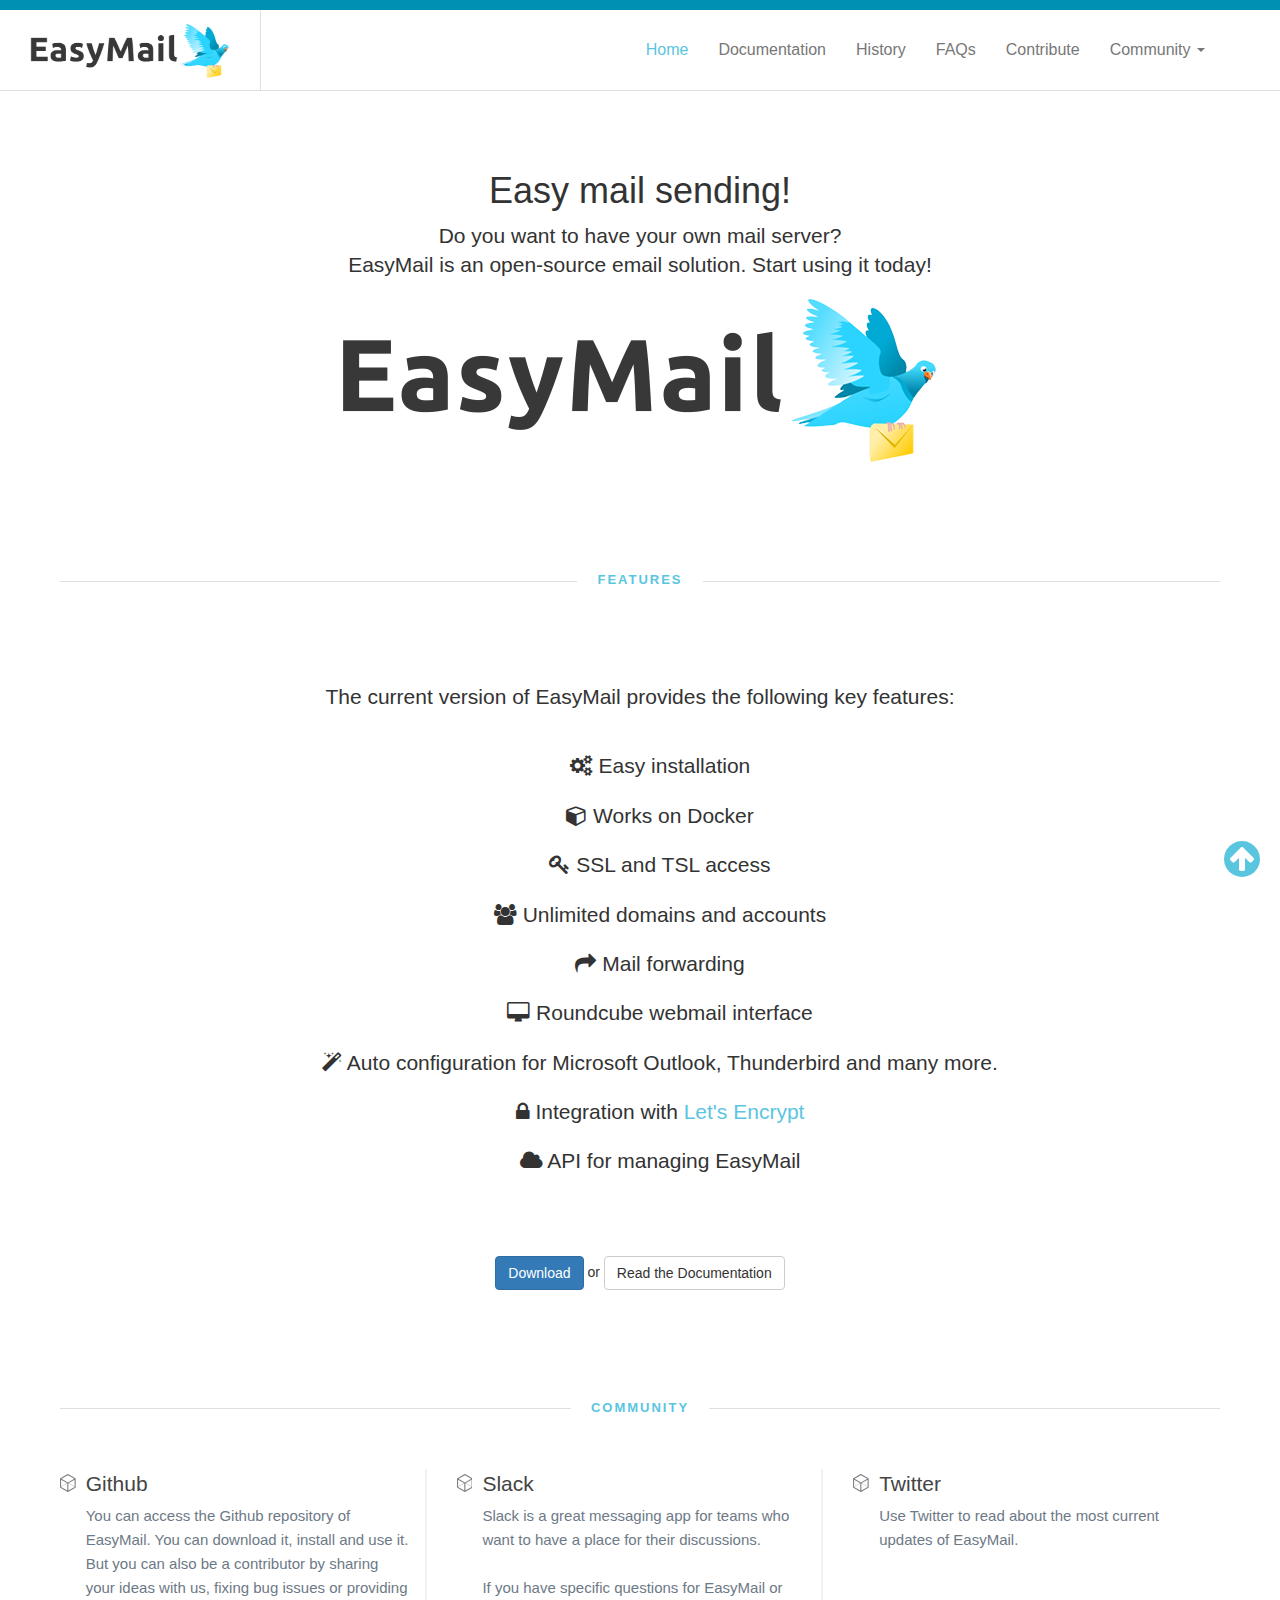
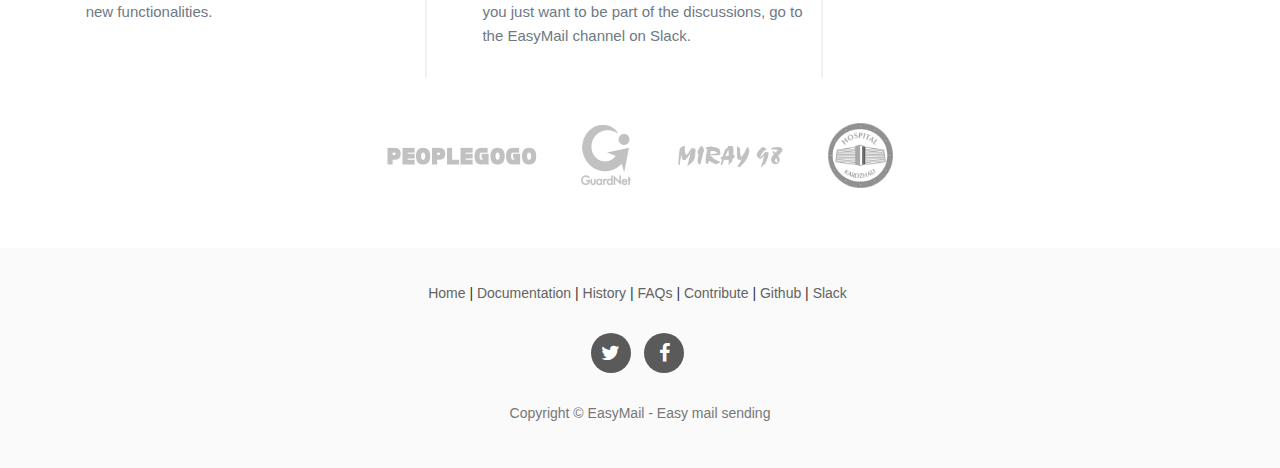
<file: index.html>
<!DOCTYPE html>
<html lang="en">
<head>
    <meta charset="utf-8">
    <meta http-equiv="X-UA-Compatible" content="IE=edge,chrome=1">
    <meta name="viewport" content="width=device-width, initial-scale=1">
    <meta name="description" content="Easy mail sending">
    <meta name="author" content="EasyMail">
    <link rel="icon" href="resources/favicon.ico">

    <title>Easy mail sending</title>

    <!-- Bootstrap Core CSS -->
    <link href="css/bootstrap.min.css" rel="stylesheet">

    <!-- Font awesome -->
    <link href="css/font-awesome.min.css" rel="stylesheet">

    <!-- IE10 viewport hack for Surface/desktop Windows 8 bug -->
    <link href="css/ie10-viewport-bug-workaround.css" rel="stylesheet">

    <!-- Custom CSS -->
    <link href="css/custom.css" rel="stylesheet">

    <!-- HTML5 shim and Respond.js for IE8 support of HTML5 elements and media queries -->
    <!--[if lt IE 9]>
        <script src="https://oss.maxcdn.com/html5shiv/3.7.3/html5shiv.min.js"></script>
        <script src="https://oss.maxcdn.com/respond/1.4.2/respond.min.js"></script>
    <![endif]-->
</head>
<body>
    <!-- Navigation -->
    <nav class="navbar navbar-default navbar-static-top" id="navigation">
        <a href="" class="brand nav-block">
            <img src="resources/easymail-logo.png" width="200"/>
        </a>
        <div class="container">
            <div class="navbar-header">
                <button type="button" class="navbar-toggle collapsed" data-toggle="collapse" data-target="#navbar" aria-expanded="false" aria-controls="navbar">
                    <span class="sr-only">Toggle navigation</span>
                    <span class="icon-bar"></span>
                    <span class="icon-bar"></span>
                    <span class="icon-bar"></span>
                </button>
            </div>
            <div id="navbar" class="navbar-collapse collapse">
                <!-- <ul class="nav navbar-nav">
                    <li class="active"><a href="#">Home</a></li>
                    <li><a href="#about">About</a></li>
                    <li><a href="#contact">Contact</a></li>
                    <li class="dropdown">
                        <a href="#" class="dropdown-toggle" data-toggle="dropdown" role="button" aria-haspopup="true" aria-expanded="false">Dropdown <span class="caret"></span></a>
                        <ul class="dropdown-menu">
                            <li><a href="#">Action</a></li>
                            <li><a href="#">Another action</a></li>
                            <li><a href="#">Something else here</a></li>
                            <li role="separator" class="divider"></li>
                            <li class="dropdown-header">Nav header</li>
                            <li><a href="#">Separated link</a></li>
                            <li><a href="#">One more separated link</a></li>
                        </ul>
                    </li>
                </ul>-->
                <ul class="nav navbar-nav navbar-right">
                    <li class="active"><a href="/">Home</a></li>
                    <li><a href="/master/installation">Documentation</a></li>						
                    <li><a href="/history">History</a></li>
                    <li><a href="/faqs">FAQs</a></li>
					<li><a href="/master/contribution-guide">Contribute</a></li>
					<li class="dropdown">
                        <a href="#" class="dropdown-toggle" data-toggle="dropdown" role="button" aria-haspopup="true" aria-expanded="false">Community <span class="caret"></span></a>
                        <ul class="dropdown-menu">
                            <li><a href="https://github.com/runeasymail/easymail" target="_blank">Github</a></li>
                            <li role="separator" class="divider"></li>                            
							<li><a href="https://runeasymail.slack.com/" target="_blank">Slack</a></li>  
                            <li><a href="https://twitter.com/RunEasyMail" target="_blank">Twitter</a></li>                           
                        </ul>
                    </li>
                </ul>
            </div><!--/.nav-collapse -->
        </div>
        <!-- /.container -->
    </nav>

    <!-- Page Content -->
    <div class="container">
        <div class="row">
			<div class="starter-template">
				<h1>Easy mail sending!</h1>
				<p class="lead">Do you want to have your own mail server?<br>EasyMail is an open-source email solution. Start using it today!</p>
				<img class="big-logo" src="resources/easymail-logo.png"/>
			</div>
			<div class="callout rule">
				<span class="text">Features</span>
			</div>
			
			<div class="starter-template">
				<p class="lead">The current version of EasyMail provides the following key features:</p>
				<br />			
				<ul class="no-style">
					<li><p class="lead"><i class="fa fa-cogs" aria-hidden="true"></i> Easy installation</p></li>
					<li><p class="lead"><i class="fa fa-cube" aria-hidden="true"></i> Works on Docker</p></li>
					<li><p class="lead"><i class="fa fa-key" aria-hidden="true"></i> SSL and TSL access</p></li>
					<li><p class="lead"><i class="fa fa-users" aria-hidden="true"></i> Unlimited domains and accounts</p></li>
					<li><p class="lead"><i class="fa fa-share" aria-hidden="true"></i> Mail forwarding</p></li>
					<li><p class="lead"><i class="fa fa-desktop" aria-hidden="true"></i> Roundcube webmail interface</p></li>			
					<li><p class="lead"><i class="fa fa-magic" aria-hidden="true"></i> Auto configuration for Microsoft Outlook, Thunderbird and many more.</p></li>									
					<li><p class="lead"><i class="fa fa-lock" aria-hidden="true"></i> Integration with <a href="https://letsencrypt.org/getting-started/" target="_blank" rel="nofollow">Let's Encrypt</a></p></li>					
					<li><p class="lead"><i class="fa fa-cloud" aria-hidden="true"></i> API for managing EasyMail</p></li>					
					<!--<li><p class="lead"><i class="fa fa-desktop" aria-hidden="true"></i> User Interface (UI) for managing EasyMail</p></li>					-->
				</ul>
				
				<br /><br /><br />
				<a class="btn btn-primary" type="button" href="https://github.com/runeasymail/easymail" target="_blank">Download</a> or
				<a class="btn btn-default" type="button" href="/master/installation">Read the Documentation</a>				
			</div>
			
		
		
			<div class="callout rule">
				<span class="text">Community</span>
			</div>
			<div class="packages">
                <div class="third">
                    <div class="package">
                        <div class="icon"><svg version="1.1" xmlns="http://www.w3.org/2000/svg" xmlns:xlink="http://www.w3.org/1999/xlink" xmlns:a="http://ns.adobe.com/AdobeSVGViewerExtensions/3.0/" x="0px" y="0px" width="15.7px" height="18px" viewBox="0 0 15.7 18" enable-background="new 0 0 15.7 18" xml:space="preserve"><defs></defs><g><g><path fill="#7F7F7F" d="M15.7,4.7C15.7,4.7,15.7,4.7,15.7,4.7c0-0.2-0.1-0.3-0.3-0.4L8.1,0.1C8,0,7.8,0,7.6,0.1L0.3,4.3C0.1,4.4,0,4.6,0,4.7c0,0,0,0,0,0c0,0,0,0,0,0v8.5c0,0.2,0.1,0.4,0.3,0.5l7.3,4.2c0,0,0,0,0,0c0,0,0.1,0,0.1,0c0,0,0,0,0,0c0,0,0.1,0,0.1,0S8,18,8,18c0,0,0,0,0,0c0,0,0.1,0,0.1,0c0,0,0,0,0,0l7.3-4.2c0.2-0.1,0.3-0.3,0.3-0.5L15.7,4.7C15.7,4.8,15.7,4.8,15.7,4.7z M7.9,1.2l6.3,3.6L7.9,8.4L1.6,4.8L7.9,1.2z M1.1,5.7l5.8,3.4c0,0,0,0-0.1,0L6.2,9.5c-0.1,0-0.1,0.2-0.1,0.2c0,0.1,0.1,0.1,0.2,0.1c0,0,0.1,0,0.1,0L7,9.4c0.1,0,0.1-0.1,0.1-0.2l0.2,0.1v7.2l-6.2-3.6V5.7z M8.4,16.5V9.3l0.2-0.1c0,0.1,0,0.2,0.1,0.2l0.6,0.4c0,0,0.1,0,0.1,0c0.1,0,0.1,0,0.2-0.1c0-0.1,0-0.2-0.1-0.2L8.9,9.1c0,0,0,0-0.1,0l5.8-3.4v7.2L8.4,16.5z"></path><path fill="#7F7F7F" d="M13.1,11.6l-0.6-0.4c-0.1-0.1-0.2,0-0.2,0.1c0,0.1,0,0.2,0.1,0.2l0.6,0.4c0,0,0.1,0,0.1,0c0.1,0,0.1,0,0.2-0.1C13.3,11.8,13.2,11.6,13.1,11.6z"></path><path fill="#7F7F7F" d="M14.4,12.3l-0.6-0.4c-0.1-0.1-0.2,0-0.2,0.1c0,0.1,0,0.2,0.1,0.2l0.6,0.4c0,0,0.1,0,0.1,0c0.1,0,0.1,0,0.2-0.1C14.5,12.5,14.4,12.3,14.4,12.3z"></path><path fill="#7F7F7F" d="M11.9,10.9l-0.6-0.4c-0.1-0.1-0.2,0-0.2,0.1c0,0.1,0,0.2,0.1,0.2l0.6,0.4c0,0,0.1,0,0.1,0c0.1,0,0.1,0,0.2-0.1C12,11.1,12,10.9,11.9,10.9z"></path><path fill="#7F7F7F" d="M10.7,10.2l-0.6-0.4c-0.1-0.1-0.2,0-0.2,0.1c0,0.1,0,0.2,0.1,0.2l0.6,0.4c0,0,0.1,0,0.1,0c0.1,0,0.1,0,0.2-0.1C10.8,10.3,10.8,10.2,10.7,10.2z"></path><path fill="#7F7F7F" d="M2,11.9l-0.6,0.4c-0.1,0-0.1,0.2-0.1,0.2c0,0.1,0.1,0.1,0.2,0.1c0,0,0.1,0,0.1,0l0.6-0.4c0.1,0,0.1-0.2,0.1-0.2C2.2,11.9,2.1,11.9,2,11.9z"></path><path fill="#7F7F7F" d="M5.6,9.8L5,10.2c-0.1,0-0.1,0.2-0.1,0.2c0,0.1,0.1,0.1,0.2,0.1c0,0,0.1,0,0.1,0l0.6-0.4c0.1,0,0.1-0.2,0.1-0.2C5.8,9.8,5.7,9.8,5.6,9.8z"></path><path fill="#7F7F7F" d="M3.2,11.2l-0.6,0.4c-0.1,0-0.1,0.2-0.1,0.2c0,0.1,0.1,0.1,0.2,0.1c0,0,0.1,0,0.1,0l0.6-0.4c0.1,0,0.1-0.2,0.1-0.2C3.4,11.2,3.3,11.2,3.2,11.2z"></path><path fill="#7F7F7F" d="M4.4,10.5l-0.6,0.4c-0.1,0-0.1,0.2-0.1,0.2c0,0.1,0.1,0.1,0.2,0.1c0,0,0.1,0,0.1,0l0.6-0.4c0.1,0,0.1-0.2,0.1-0.2C4.6,10.5,4.5,10.5,4.4,10.5z"></path></g></g></svg></div>
                        <div class="content">
                            <a href="https://github.com/runeasymail/easymail" class="package-title" target="_blank" rel="nofollow">Github</a>
                            <p>You can access the Github repository of EasyMail. You can download it, install and use it. 
							But you can also be a contributor by sharing your ideas with us, fixing bug issues or providing new functionalities.</p>
                        </div>
                    </div>                    
                </div>
                <div class="third">
                    <div class="package">
                        <div class="icon"><svg version="1.1" xmlns="http://www.w3.org/2000/svg" xmlns:xlink="http://www.w3.org/1999/xlink" xmlns:a="http://ns.adobe.com/AdobeSVGViewerExtensions/3.0/" x="0px" y="0px" width="15.7px" height="18px" viewBox="0 0 15.7 18" enable-background="new 0 0 15.7 18" xml:space="preserve"><defs></defs><g><g><path fill="#7F7F7F" d="M15.7,4.7C15.7,4.7,15.7,4.7,15.7,4.7c0-0.2-0.1-0.3-0.3-0.4L8.1,0.1C8,0,7.8,0,7.6,0.1L0.3,4.3C0.1,4.4,0,4.6,0,4.7c0,0,0,0,0,0c0,0,0,0,0,0v8.5c0,0.2,0.1,0.4,0.3,0.5l7.3,4.2c0,0,0,0,0,0c0,0,0.1,0,0.1,0c0,0,0,0,0,0c0,0,0.1,0,0.1,0S8,18,8,18c0,0,0,0,0,0c0,0,0.1,0,0.1,0c0,0,0,0,0,0l7.3-4.2c0.2-0.1,0.3-0.3,0.3-0.5L15.7,4.7C15.7,4.8,15.7,4.8,15.7,4.7z M7.9,1.2l6.3,3.6L7.9,8.4L1.6,4.8L7.9,1.2z M1.1,5.7l5.8,3.4c0,0,0,0-0.1,0L6.2,9.5c-0.1,0-0.1,0.2-0.1,0.2c0,0.1,0.1,0.1,0.2,0.1c0,0,0.1,0,0.1,0L7,9.4c0.1,0,0.1-0.1,0.1-0.2l0.2,0.1v7.2l-6.2-3.6V5.7z M8.4,16.5V9.3l0.2-0.1c0,0.1,0,0.2,0.1,0.2l0.6,0.4c0,0,0.1,0,0.1,0c0.1,0,0.1,0,0.2-0.1c0-0.1,0-0.2-0.1-0.2L8.9,9.1c0,0,0,0-0.1,0l5.8-3.4v7.2L8.4,16.5z"></path><path fill="#7F7F7F" d="M13.1,11.6l-0.6-0.4c-0.1-0.1-0.2,0-0.2,0.1c0,0.1,0,0.2,0.1,0.2l0.6,0.4c0,0,0.1,0,0.1,0c0.1,0,0.1,0,0.2-0.1C13.3,11.8,13.2,11.6,13.1,11.6z"></path><path fill="#7F7F7F" d="M14.4,12.3l-0.6-0.4c-0.1-0.1-0.2,0-0.2,0.1c0,0.1,0,0.2,0.1,0.2l0.6,0.4c0,0,0.1,0,0.1,0c0.1,0,0.1,0,0.2-0.1C14.5,12.5,14.4,12.3,14.4,12.3z"></path><path fill="#7F7F7F" d="M11.9,10.9l-0.6-0.4c-0.1-0.1-0.2,0-0.2,0.1c0,0.1,0,0.2,0.1,0.2l0.6,0.4c0,0,0.1,0,0.1,0c0.1,0,0.1,0,0.2-0.1C12,11.1,12,10.9,11.9,10.9z"></path><path fill="#7F7F7F" d="M10.7,10.2l-0.6-0.4c-0.1-0.1-0.2,0-0.2,0.1c0,0.1,0,0.2,0.1,0.2l0.6,0.4c0,0,0.1,0,0.1,0c0.1,0,0.1,0,0.2-0.1C10.8,10.3,10.8,10.2,10.7,10.2z"></path><path fill="#7F7F7F" d="M2,11.9l-0.6,0.4c-0.1,0-0.1,0.2-0.1,0.2c0,0.1,0.1,0.1,0.2,0.1c0,0,0.1,0,0.1,0l0.6-0.4c0.1,0,0.1-0.2,0.1-0.2C2.2,11.9,2.1,11.9,2,11.9z"></path><path fill="#7F7F7F" d="M5.6,9.8L5,10.2c-0.1,0-0.1,0.2-0.1,0.2c0,0.1,0.1,0.1,0.2,0.1c0,0,0.1,0,0.1,0l0.6-0.4c0.1,0,0.1-0.2,0.1-0.2C5.8,9.8,5.7,9.8,5.6,9.8z"></path><path fill="#7F7F7F" d="M3.2,11.2l-0.6,0.4c-0.1,0-0.1,0.2-0.1,0.2c0,0.1,0.1,0.1,0.2,0.1c0,0,0.1,0,0.1,0l0.6-0.4c0.1,0,0.1-0.2,0.1-0.2C3.4,11.2,3.3,11.2,3.2,11.2z"></path><path fill="#7F7F7F" d="M4.4,10.5l-0.6,0.4c-0.1,0-0.1,0.2-0.1,0.2c0,0.1,0.1,0.1,0.2,0.1c0,0,0.1,0,0.1,0l0.6-0.4c0.1,0,0.1-0.2,0.1-0.2C4.6,10.5,4.5,10.5,4.4,10.5z"></path></g></g></svg></div>
                        <div class="content">
                            <a href="https://runeasymail.slack.com/" class="package-title" target="_blank" rel="nofollow">Slack</a>
                            <p>Slack is a great messaging app for teams who want to have a place for their discussions.<br /><br />						
							If you have specific questions for EasyMail or you just want to be part of the discussions, go to the EasyMail channel on Slack.</p>
                        </div>
                    </div>
                </div>
                <div class="third">
                    <div class="package">
                        <div class="icon"><svg version="1.1" xmlns="http://www.w3.org/2000/svg" xmlns:xlink="http://www.w3.org/1999/xlink" xmlns:a="http://ns.adobe.com/AdobeSVGViewerExtensions/3.0/" x="0px" y="0px" width="15.7px" height="18px" viewBox="0 0 15.7 18" enable-background="new 0 0 15.7 18" xml:space="preserve"><defs></defs><g><g><path fill="#7F7F7F" d="M15.7,4.7C15.7,4.7,15.7,4.7,15.7,4.7c0-0.2-0.1-0.3-0.3-0.4L8.1,0.1C8,0,7.8,0,7.6,0.1L0.3,4.3C0.1,4.4,0,4.6,0,4.7c0,0,0,0,0,0c0,0,0,0,0,0v8.5c0,0.2,0.1,0.4,0.3,0.5l7.3,4.2c0,0,0,0,0,0c0,0,0.1,0,0.1,0c0,0,0,0,0,0c0,0,0.1,0,0.1,0S8,18,8,18c0,0,0,0,0,0c0,0,0.1,0,0.1,0c0,0,0,0,0,0l7.3-4.2c0.2-0.1,0.3-0.3,0.3-0.5L15.7,4.7C15.7,4.8,15.7,4.8,15.7,4.7z M7.9,1.2l6.3,3.6L7.9,8.4L1.6,4.8L7.9,1.2z M1.1,5.7l5.8,3.4c0,0,0,0-0.1,0L6.2,9.5c-0.1,0-0.1,0.2-0.1,0.2c0,0.1,0.1,0.1,0.2,0.1c0,0,0.1,0,0.1,0L7,9.4c0.1,0,0.1-0.1,0.1-0.2l0.2,0.1v7.2l-6.2-3.6V5.7z M8.4,16.5V9.3l0.2-0.1c0,0.1,0,0.2,0.1,0.2l0.6,0.4c0,0,0.1,0,0.1,0c0.1,0,0.1,0,0.2-0.1c0-0.1,0-0.2-0.1-0.2L8.9,9.1c0,0,0,0-0.1,0l5.8-3.4v7.2L8.4,16.5z"></path><path fill="#7F7F7F" d="M13.1,11.6l-0.6-0.4c-0.1-0.1-0.2,0-0.2,0.1c0,0.1,0,0.2,0.1,0.2l0.6,0.4c0,0,0.1,0,0.1,0c0.1,0,0.1,0,0.2-0.1C13.3,11.8,13.2,11.6,13.1,11.6z"></path><path fill="#7F7F7F" d="M14.4,12.3l-0.6-0.4c-0.1-0.1-0.2,0-0.2,0.1c0,0.1,0,0.2,0.1,0.2l0.6,0.4c0,0,0.1,0,0.1,0c0.1,0,0.1,0,0.2-0.1C14.5,12.5,14.4,12.3,14.4,12.3z"></path><path fill="#7F7F7F" d="M11.9,10.9l-0.6-0.4c-0.1-0.1-0.2,0-0.2,0.1c0,0.1,0,0.2,0.1,0.2l0.6,0.4c0,0,0.1,0,0.1,0c0.1,0,0.1,0,0.2-0.1C12,11.1,12,10.9,11.9,10.9z"></path><path fill="#7F7F7F" d="M10.7,10.2l-0.6-0.4c-0.1-0.1-0.2,0-0.2,0.1c0,0.1,0,0.2,0.1,0.2l0.6,0.4c0,0,0.1,0,0.1,0c0.1,0,0.1,0,0.2-0.1C10.8,10.3,10.8,10.2,10.7,10.2z"></path><path fill="#7F7F7F" d="M2,11.9l-0.6,0.4c-0.1,0-0.1,0.2-0.1,0.2c0,0.1,0.1,0.1,0.2,0.1c0,0,0.1,0,0.1,0l0.6-0.4c0.1,0,0.1-0.2,0.1-0.2C2.2,11.9,2.1,11.9,2,11.9z"></path><path fill="#7F7F7F" d="M5.6,9.8L5,10.2c-0.1,0-0.1,0.2-0.1,0.2c0,0.1,0.1,0.1,0.2,0.1c0,0,0.1,0,0.1,0l0.6-0.4c0.1,0,0.1-0.2,0.1-0.2C5.8,9.8,5.7,9.8,5.6,9.8z"></path><path fill="#7F7F7F" d="M3.2,11.2l-0.6,0.4c-0.1,0-0.1,0.2-0.1,0.2c0,0.1,0.1,0.1,0.2,0.1c0,0,0.1,0,0.1,0l0.6-0.4c0.1,0,0.1-0.2,0.1-0.2C3.4,11.2,3.3,11.2,3.2,11.2z"></path><path fill="#7F7F7F" d="M4.4,10.5l-0.6,0.4c-0.1,0-0.1,0.2-0.1,0.2c0,0.1,0.1,0.1,0.2,0.1c0,0,0.1,0,0.1,0l0.6-0.4c0.1,0,0.1-0.2,0.1-0.2C4.6,10.5,4.5,10.5,4.4,10.5z"></path></g></g></svg></div>
                        <div class="content">
                            <a href="https://twitter.com/RunEasyMail" class="package-title" target="_blank" rel="nofollow">Twitter</a>
                            <p>Use Twitter to read about the most current updates of EasyMail.</p>
                        </div>
                    </div>
                </div>
            </div>
			<div class="logos">
				<img src="resources/peoplegogo-logo-gray.jpg" width="150"/>
				<img src="resources/guardnet-logo-gray.png" width="50"/>
				<img src="resources/miray-98-logo-gray.png" width="110"/>		
				<img src="resources/hospital-logo-gray.png" width="65"/>				
            </div>
			<br /><br /><br />
        </div>
    </div>
    <!-- /.container -->

    <!-- Footer -->
	<a href="#navigation" class="go-to-top"><i class="fa fa-arrow-circle-up fa-3x"></i></a>
    <footer class="footer">
        <div class="container">
            <ul class="list-inline navigation">
                <li>
					<a href="/">Home</a>
					| <a href="/master/installation">Documentation</a>
					| <a href="/history">History</a>
					| <a href="/faqs">FAQs</a>					
					| <a href="/master/contribution-guide">Contribute</a>
					| <a href="https://github.com/runeasymail/easymail" target="_blank">Github</a>		
					| <a href="https://runeasymail.slack.com/" target="_blank">Slack</a>
                </li>
            </ul>
            <br />
            <ul class="list-inline social-buttons">
                <li>
                    <a target="_blank" href="https://twitter.com/RunEasyMail"><i class="fa fa-twitter"></i></a>
                </li>
                <li>
                    <a target="_blank" href="https://www.facebook.com/RunEasyMail/"><i class="fa fa-facebook"></i></a>
                </li>
            </ul>
            <br />
            <p class="text-muted">Copyright &copy; EasyMail - Easy mail sending</p>
        </div>
    </footer>
    <!-- /.container -->



    <!-- Bootstrap core JavaScript
    ================================================== -->
    <script src="js/jquery.min.js"></script>
    <script src="js/bootstrap.min.js"></script>

    <!-- IE10 viewport hack for Surface/desktop Windows 8 bug -->
    <script src="js/ie10-viewport-bug-workaround.js"></script>
	
	<!-- GA -->
	<script>
	  (function(i,s,o,g,r,a,m){i['GoogleAnalyticsObject']=r;i[r]=i[r]||function(){
	  (i[r].q=i[r].q||[]).push(arguments)},i[r].l=1*new Date();a=s.createElement(o),
	  m=s.getElementsByTagName(o)[0];a.async=1;a.src=g;m.parentNode.insertBefore(a,m)
	  })(window,document,'script','https://www.google-analytics.com/analytics.js','ga');

	  ga('create', 'UA-86498991-1', 'auto');
	  ga('send', 'pageview');

	</script>
</body>

</html>
</file>
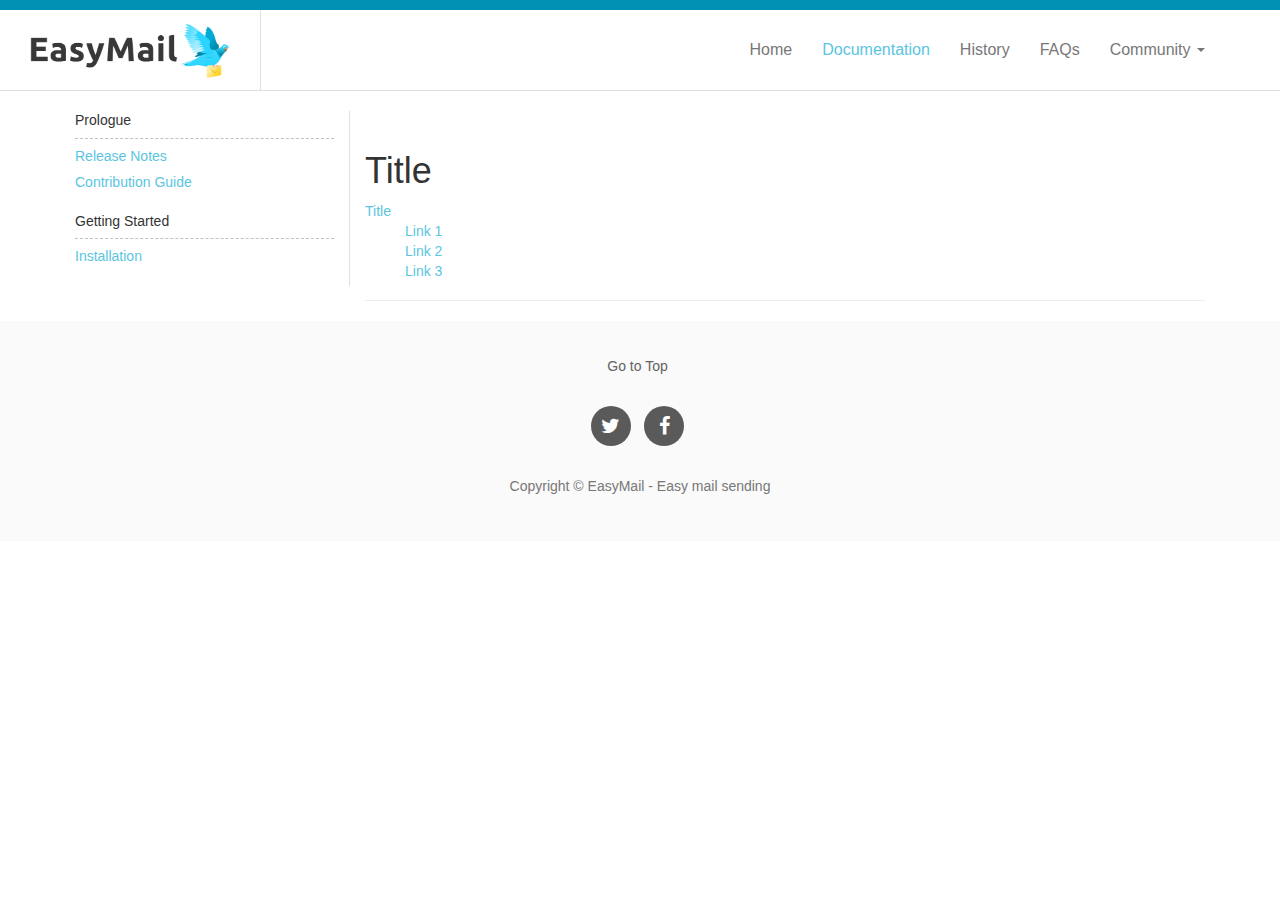
<file: documentation.html>
<!DOCTYPE html>
<html lang="en">
<head>
    <meta charset="utf-8">
    <meta http-equiv="X-UA-Compatible" content="IE=edge">
    <meta name="viewport" content="width=device-width, initial-scale=1">
    <meta name="description" content="Easy mail sending">
    <meta name="author" content="EasyMail">
    <link rel="icon" href="resources/favicon.ico">

    <title>Easy mail sending</title>

    <!-- Bootstrap Core CSS -->
    <link href="css/bootstrap.min.css" rel="stylesheet">

    <!-- Font awesome -->
    <link href="css/font-awesome.min.css" rel="stylesheet">

    <!-- IE10 viewport hack for Surface/desktop Windows 8 bug -->
    <link href="css/ie10-viewport-bug-workaround.css" rel="stylesheet">

    <!-- Custom CSS -->
    <link href="css/custom.css" rel="stylesheet">

    <!-- HTML5 shim and Respond.js for IE8 support of HTML5 elements and media queries -->
    <!--[if lt IE 9]>
        <script src="https://oss.maxcdn.com/html5shiv/3.7.3/html5shiv.min.js"></script>
        <script src="https://oss.maxcdn.com/respond/1.4.2/respond.min.js"></script>
    <![endif]-->
</head>
<body>
    <!-- Navigation -->
    <nav class="navbar navbar-default navbar-static-top" id="navigation">
        <a href="" class="brand nav-block">
            <img src="resources/easymail-logo.png" width="200"/>
        </a>
        <div class="container">
            <div class="navbar-header">
                <button type="button" class="navbar-toggle collapsed" data-toggle="collapse" data-target="#navbar" aria-expanded="false" aria-controls="navbar">
                    <span class="sr-only">Toggle navigation</span>
                    <span class="icon-bar"></span>
                    <span class="icon-bar"></span>
                    <span class="icon-bar"></span>
                </button>
            </div>
            <div id="navbar" class="navbar-collapse collapse">
                <!-- <ul class="nav navbar-nav">
                    <li class="active"><a href="#">Home</a></li>
                    <li><a href="#about">About</a></li>
                    <li><a href="#contact">Contact</a></li>
                    <li class="dropdown">
                        <a href="#" class="dropdown-toggle" data-toggle="dropdown" role="button" aria-haspopup="true" aria-expanded="false">Dropdown <span class="caret"></span></a>
                        <ul class="dropdown-menu">
                            <li><a href="#">Action</a></li>
                            <li><a href="#">Another action</a></li>
                            <li><a href="#">Something else here</a></li>
                            <li role="separator" class="divider"></li>
                            <li class="dropdown-header">Nav header</li>
                            <li><a href="#">Separated link</a></li>
                            <li><a href="#">One more separated link</a></li>
                        </ul>
                    </li>
                </ul>-->
                <ul class="nav navbar-nav navbar-right">
                    <li><a href="/">Home</a></li>
                    <li class="active"><a href="/documentation">Documentation</a></li>
                    <li><a href="/history">History</a></li>
                    <li><a href="/faqs">FAQs</a></li>
					<li class="dropdown">
                        <a href="#" class="dropdown-toggle" data-toggle="dropdown" role="button" aria-haspopup="true" aria-expanded="false">Community <span class="caret"></span></a>
                        <ul class="dropdown-menu">
                            <li><a href="https://github.com/runeasymail/easymail" target="_blank">Github</a></li>
                            <li role="separator" class="divider"></li>                            
                            <li><a href="https://twitter.com/RunEasyMail" target="_blank">Twitter</a></li>                           
                        </ul>
                    </li>
                </ul>
            </div><!--/.nav-collapse -->
        </div>
        <!-- /.container -->
    </nav>

    <!-- Page Content -->
    <div class="container">
        <div class="row">
            <div class="col-md-3" id="sidebar-menu">
                <p class="lead">Prologue</p>
                <div class="list-group">
                    <a href="#" class="list-group-item active">Release Notes</a>
                    <a href="#" class="list-group-item">Contribution Guide</a>
                </div>

                <p class="lead">Getting Started</p>
                <div class="list-group">
                    <a href="#" class="list-group-item active">Installation</a>
                </div>
            </div>
            <div class="col-md-9">
                <div class="page-header">
                    <h1>Title</h1>

                    <ul class="list-unstyled">
                        <li><a href="#">Title</a></li>
                        <li>
                            <ol><a href="">Link 1</a></ol>
                            <ol><a href="">Link 2</a></ol>
                            <ol><a href="">Link 3</a></ol>
                        </li>
                    </ul>
                </div>
            </div>
        </div>

    </div>
    <!-- /.container -->

    <!-- Footer -->
    <footer class="footer">
        <div class="container">
            <ul class="list-inline navigation">
                <li>
                    <a href="#navigation">Go to Top</a>
                </li>
            </ul>
            <br />
            <ul class="list-inline social-buttons">
                <li>
                    <a target="_blank" href="https://twitter.com/RunEasyMail"><i class="fa fa-twitter"></i></a>
                </li>
                <li>
                    <a target="_blank" href="https://www.facebook.com/groups/runeasymail/"><i class="fa fa-facebook"></i></a>
                </li>
            </ul>
            <br />
            <p class="text-muted">Copyright &copy; EasyMail - Easy mail sending</p>
        </div>
    </footer>
    <!-- /.container -->



    <!-- Bootstrap core JavaScript
    ================================================== -->
    <script src="js/jquery.min.js"></script>
    <script src="js/bootstrap.min.js"></script>

    <!-- IE10 viewport hack for Surface/desktop Windows 8 bug -->
    <script src="js/ie10-viewport-bug-workaround.js"></script>
</body>

</html>
</file>
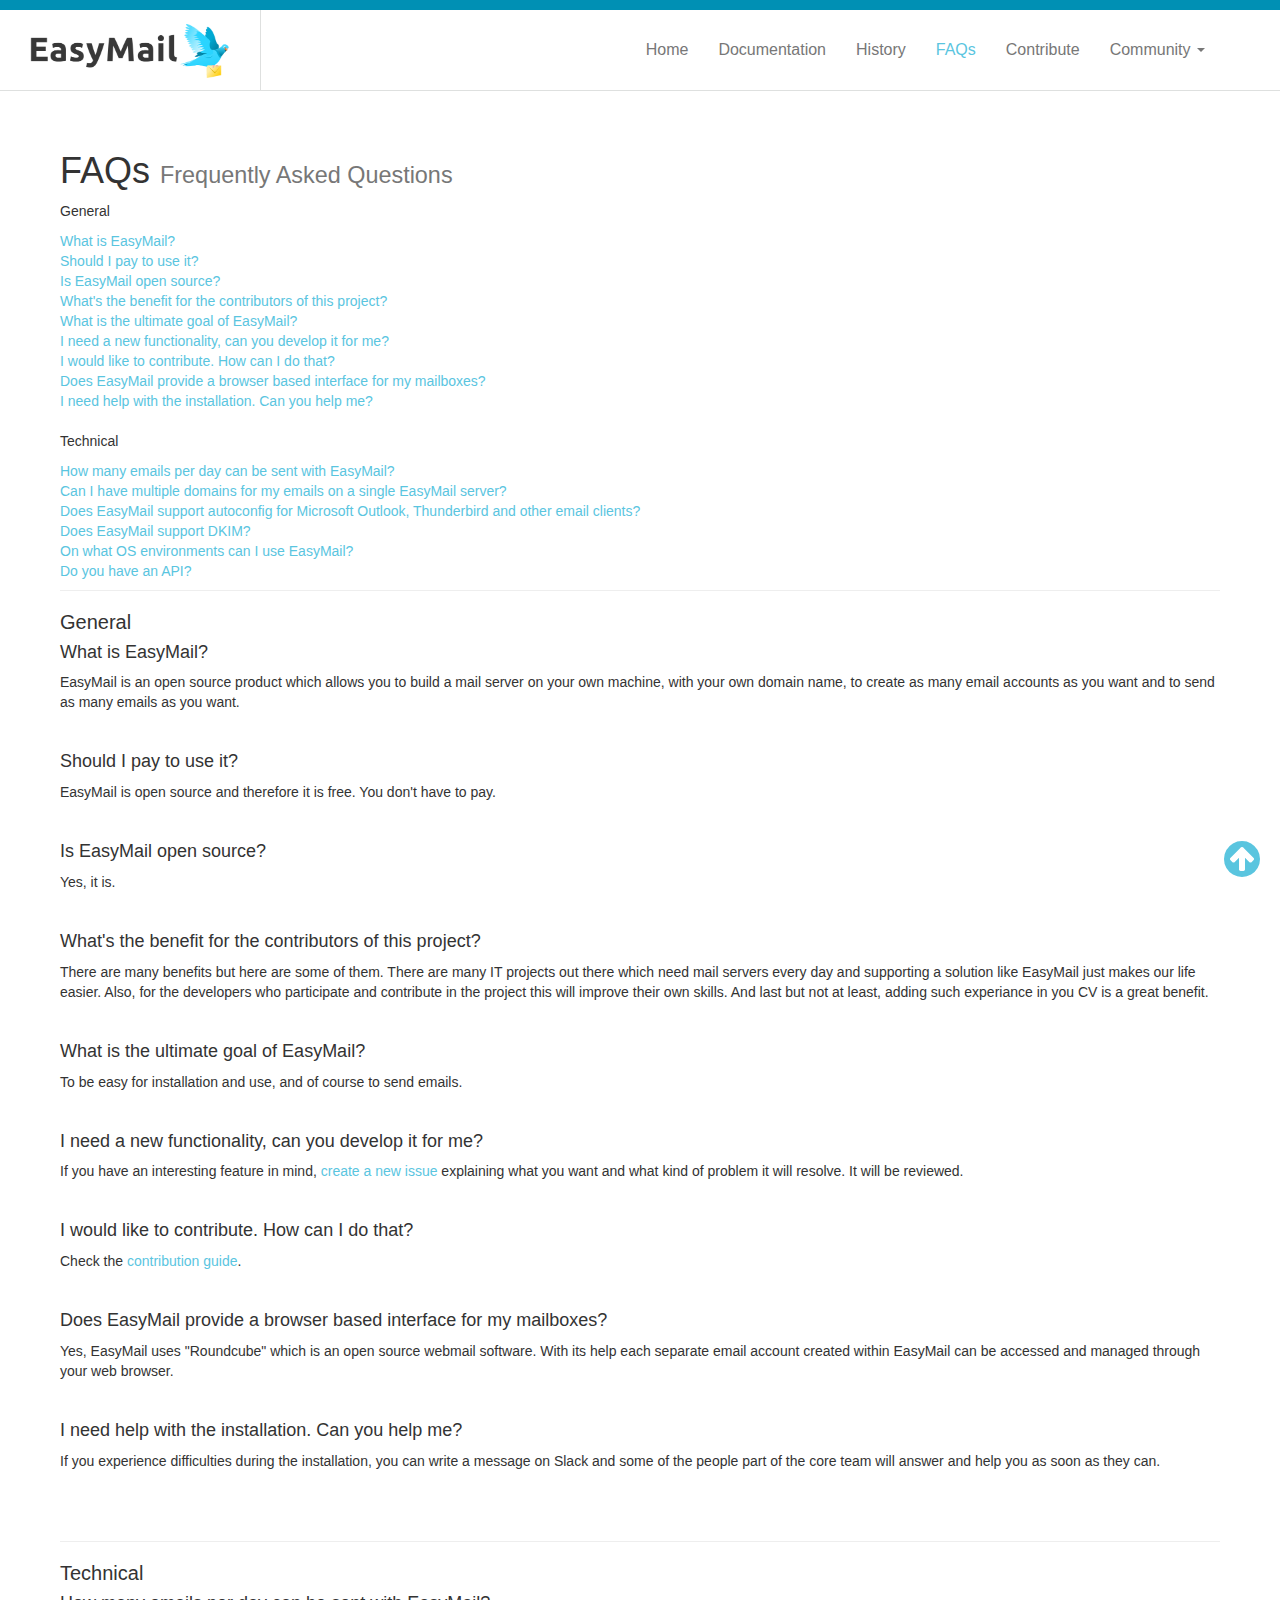
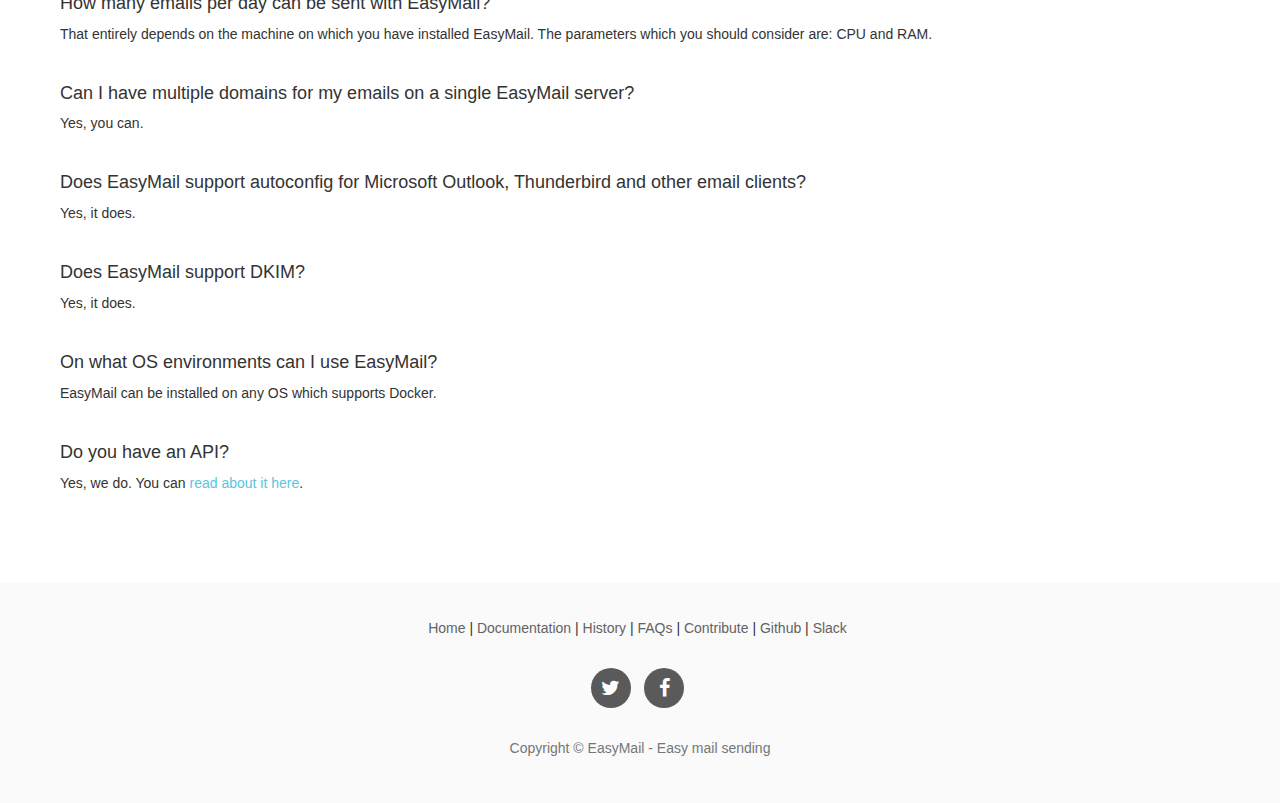
<file: faqs.html>
<!DOCTYPE html>
<html lang="en">
<head>
    <meta charset="utf-8">
    <meta http-equiv="X-UA-Compatible" content="IE=edge">
    <meta name="viewport" content="width=device-width, initial-scale=1">
    <meta name="description" content="Easy mail sending">
    <meta name="author" content="EasyMail">
    <link rel="icon" href="resources/favicon.ico">

    <title>Easy mail sending - FAQs</title>

    <!-- Bootstrap Core CSS -->
    <link href="css/bootstrap.min.css" rel="stylesheet">

    <!-- Font awesome -->
    <link href="css/font-awesome.min.css" rel="stylesheet">

    <!-- IE10 viewport hack for Surface/desktop Windows 8 bug -->
    <link href="css/ie10-viewport-bug-workaround.css" rel="stylesheet">

    <!-- Custom CSS -->
    <link href="css/custom.css" rel="stylesheet">

    <!-- HTML5 shim and Respond.js for IE8 support of HTML5 elements and media queries -->
    <!--[if lt IE 9]>
        <script src="https://oss.maxcdn.com/html5shiv/3.7.3/html5shiv.min.js"></script>
        <script src="https://oss.maxcdn.com/respond/1.4.2/respond.min.js"></script>
    <![endif]-->
</head>
<body>
    <!-- Navigation -->
    <nav class="navbar navbar-default navbar-static-top" id="navigation">
        <a href="" class="brand nav-block">
            <img src="resources/easymail-logo.png" width="200"/>
        </a>
        <div class="container">
            <div class="navbar-header">
                <button type="button" class="navbar-toggle collapsed" data-toggle="collapse" data-target="#navbar" aria-expanded="false" aria-controls="navbar">
                    <span class="sr-only">Toggle navigation</span>
                    <span class="icon-bar"></span>
                    <span class="icon-bar"></span>
                    <span class="icon-bar"></span>
                </button>
            </div>
            <div id="navbar" class="navbar-collapse collapse">
                <!-- <ul class="nav navbar-nav">
                    <li class="active"><a href="#">Home</a></li>
                    <li><a href="#about">About</a></li>
                    <li><a href="#contact">Contact</a></li>
                    <li class="dropdown">
                        <a href="#" class="dropdown-toggle" data-toggle="dropdown" role="button" aria-haspopup="true" aria-expanded="false">Dropdown <span class="caret"></span></a>
                        <ul class="dropdown-menu">
                            <li><a href="#">Action</a></li>
                            <li><a href="#">Another action</a></li>
                            <li><a href="#">Something else here</a></li>
                            <li role="separator" class="divider"></li>
                            <li class="dropdown-header">Nav header</li>
                            <li><a href="#">Separated link</a></li>
                            <li><a href="#">One more separated link</a></li>
                        </ul>
                    </li>
                </ul>-->
                <ul class="nav navbar-nav navbar-right">
                    <li><a href="/">Home</a></li>
                    <li><a href="/master/installation">Documentation</a></li>					
                    <li><a href="/history">History</a></li>
                    <li class="active"><a href="/faqs">FAQs</a></li>
					<li><a href="/master/contribution-guide">Contribute</a></li>
					<li class="dropdown">
                        <a href="#" class="dropdown-toggle" data-toggle="dropdown" role="button" aria-haspopup="true" aria-expanded="false">Community <span class="caret"></span></a>
                        <ul class="dropdown-menu">
                            <li><a href="https://github.com/runeasymail/easymail" target="_blank">Github</a></li>
                            <li role="separator" class="divider"></li>                            
                            <li><a href="https://runeasymail.slack.com/" target="_blank">Slack</a></li>  
							<li><a href="https://twitter.com/RunEasyMail" target="_blank">Twitter</a></li>                           
                        </ul>
                    </li>
                </ul>
            </div><!--/.nav-collapse -->
        </div>
        <!-- /.container -->
    </nav>

    <!-- Page Content -->
    <div class="container">
        <div class="row">
			<div class="page-header">
				<h1>FAQs <small>Frequently Asked Questions</small></h1>
				
				<!-- Last used question number: 15 -->				
				<p>General</p>
				<a href="#q-1">What is EasyMail?</a><br />
				<a href="#q-2">Should I pay to use it?</a><br />
				<a href="#q-3">Is EasyMail open source?</a><br />
				<a href="#q-4">What's the benefit for the contributors of this project?</a><br />
				<a href="#q-11">What is the ultimate goal of EasyMail?</a><br />
				<a href="#q-5">I need a new functionality, can you develop it for me?</a><br />
				<a href="#q-6">I would like to contribute. How can I do that?</a><br />
				<a href="#q-7">Does EasyMail provide a browser based interface for my mailboxes?</a><br />
				<a href="#q-12">I need help with the installation. Can you help me?</a><br />
				
				<br />
				
				<p>Technical</p>
				<a href="#q-8">How many emails per day can be sent with EasyMail?</a><br />
				<a href="#q-13">Can I have multiple domains for my emails on a single EasyMail server?</a><br />
				<a href="#q-9">Does EasyMail support autoconfig for Microsoft Outlook, Thunderbird and other email clients?</a><br />
				<a href="#q-14">Does EasyMail support DKIM?</a><br />				
				<a href="#q-10">On what OS environments can I use EasyMail?</a><br />				
				<a href="#q-15">Do you have an API?</a><br />
				<!--<a href="#q-X">Is there a user interface for managing EasyMail?</a><br />-->
			</div>
			
			<h3>General</h3>
			<h4 id="q-1">What is EasyMail?</h4>
			<p>EasyMail is an open source product which allows you to build a mail server on your own machine, with your 
			own domain name, to create as many email accounts as you want and to send as many emails as you want.</p>
			<br />
			<h4 id="q-2">Should I pay to use it?</h4>
			<p>EasyMail is open source and therefore it is free. You don't have to pay.</p>
			<br />
			
			<h4 id="q-3">Is EasyMail open source?</h4>
			<p>Yes, it is.</p>
			<br />
			
			<h4 id="q-4">What's the benefit for the contributors of this project?</h4>
			<p>There are many benefits but here are some of them. There are many IT projects out there which need mail servers every day and 
			supporting a solution like EasyMail just makes our life easier. Also, for the developers who participate and contribute 
			in the project this will improve their own skills. And last but not at least, adding such experiance in you CV is a great benefit.</p>
			<br />
			
			<h4 id="q-11">What is the ultimate goal of EasyMail?</h4>
			<p>To be easy for installation and use, and of course to send emails.</p>
			<br />
			
			<h4 id="q-5">I need a new functionality, can you develop it for me?</h4>
			<p>If you have an interesting feature in mind, <a href="https://github.com/runeasymail/easymail/issues" target="_blank">create a new issue</a> explaining what you want and what kind of problem it will resolve. It will be reviewed.</p>
			<br />
			
			<h4 id="q-6">I would like to contribute. How can I do that?</h4>
			<p>Check the <a href="http://www.runeasymail.com/master/contribution-guide">contribution guide</a>.</p>
			<br />
			
			<h4 id="q-7">Does EasyMail provide a browser based interface for my mailboxes?</h4>
			<p>Yes, EasyMail uses "Roundcube" which is an open source webmail software. With its help each separate email account created within EasyMail can be accessed and managed through your web browser.</p>
			<br />
			
			<h4 id="q-12">I need help with the installation. Can you help me?</h4>
			<p>If you experience difficulties during the installation, you can write a message on Slack and some of the people part of the core team will answer and help you as soon as they can.</p>		
			<br /><br />
			
			<hr />
			
			<h3>Technical</h3>
			<h4 id="q-8">How many emails per day can be sent with EasyMail?</h4>
			<p>That entirely depends on the machine on which you have installed EasyMail. The parameters which you should consider are: CPU and RAM.</p>
			<br />
			
			<h4 id="q-13">Can I have multiple domains for my emails on a single EasyMail server?</h4>
			<p>Yes, you can.</p>
			<br />
			
			<h4 id="q-9">Does EasyMail support autoconfig for Microsoft Outlook, Thunderbird and other email clients?</h4>
			<p>Yes, it does.</p>
			<br />
			
			<h4 id="q-14">Does EasyMail support DKIM?</h4>
			<p>Yes, it does.</p>
			<br />
			
			<h4 id="q-10">On what OS environments can I use EasyMail?</h4>
			<p>EasyMail can be installed on any OS which supports Docker.</p>
			<br />
			
			<h4 id="q-15">Do you have an API?</h4>
			<p>Yes, we do. You can <a href="https://github.com/runeasymail/ManagementAPI#endpoints" target="_blank">read about it here</a>.</p>
			<br />
			
			<!--<h4 id="q-X">Is there a user interface for managing EasyMail?</h4>
			<p>Yes, we do.</p>
			<br />-->
			
			<!--<h4 id="">Is it possible my emails to go in the SPAM folder?</h4>
			<p>Text...</p>
			<br />-->
			
			<br /><br /><br />
        </div>
    </div>
    <!-- /.container -->

    <!-- Footer -->
	<a href="#navigation" class="go-to-top"><i class="fa fa-arrow-circle-up fa-3x"></i></a>
    <footer class="footer">
        <div class="container">
            <ul class="list-inline navigation">
                <li>
					<a href="/">Home</a>
					| <a href="/master/installation">Documentation</a>
					| <a href="/history">History</a>
					| <a href="/faqs">FAQs</a>					
					| <a href="/master/contribution-guide">Contribute</a>
					| <a href="https://github.com/runeasymail/easymail" target="_blank">Github</a>		
					| <a href="https://runeasymail.slack.com/" target="_blank">Slack</a>
                </li>
            </ul>
            <br />
            <ul class="list-inline social-buttons">
                <li>
                    <a target="_blank" href="https://twitter.com/RunEasyMail"><i class="fa fa-twitter"></i></a>
                </li>
                <li>
                    <a target="_blank" href="https://www.facebook.com/RunEasyMail/"><i class="fa fa-facebook"></i></a>
                </li>
            </ul>
            <br />
            <p class="text-muted">Copyright &copy; EasyMail - Easy mail sending</p>
        </div>
    </footer>
    <!-- /.container -->



    <!-- Bootstrap core JavaScript
    ================================================== -->
    <script src="js/jquery.min.js"></script>
    <script src="js/bootstrap.min.js"></script>

    <!-- IE10 viewport hack for Surface/desktop Windows 8 bug -->
    <script src="js/ie10-viewport-bug-workaround.js"></script>
	
	<!-- GA -->
	<script>
	  (function(i,s,o,g,r,a,m){i['GoogleAnalyticsObject']=r;i[r]=i[r]||function(){
	  (i[r].q=i[r].q||[]).push(arguments)},i[r].l=1*new Date();a=s.createElement(o),
	  m=s.getElementsByTagName(o)[0];a.async=1;a.src=g;m.parentNode.insertBefore(a,m)
	  })(window,document,'script','https://www.google-analytics.com/analytics.js','ga');

	  ga('create', 'UA-86498991-1', 'auto');
	  ga('send', 'pageview');

	</script>
</body>

</html>
</file>
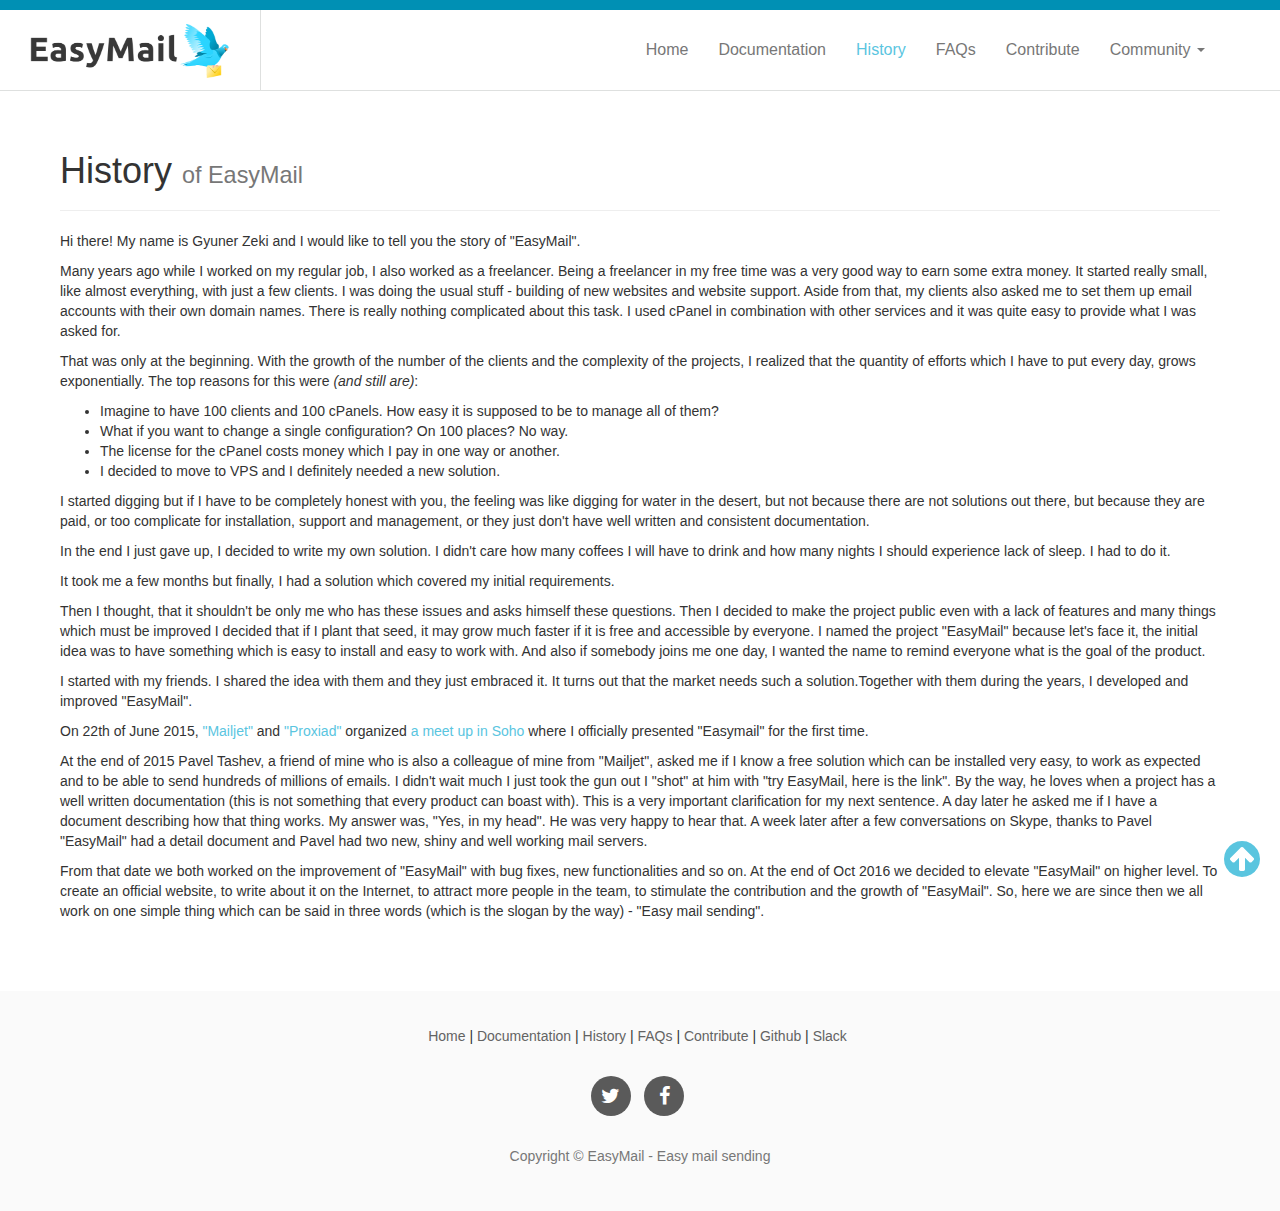
<file: history.html>
<!DOCTYPE html>
<html lang="en">
<head>
    <meta charset="utf-8">
    <meta http-equiv="X-UA-Compatible" content="IE=edge">
    <meta name="viewport" content="width=device-width, initial-scale=1">
    <meta name="description" content="Easy mail sending">
    <meta name="author" content="EasyMail">
    <link rel="icon" href="resources/favicon.ico">

    <title>Easy mail sending - History</title>

    <!-- Bootstrap Core CSS -->
    <link href="css/bootstrap.min.css" rel="stylesheet">

    <!-- Font awesome -->
    <link href="css/font-awesome.min.css" rel="stylesheet">

    <!-- IE10 viewport hack for Surface/desktop Windows 8 bug -->
    <link href="css/ie10-viewport-bug-workaround.css" rel="stylesheet">

    <!-- Custom CSS -->
    <link href="css/custom.css" rel="stylesheet">

    <!-- HTML5 shim and Respond.js for IE8 support of HTML5 elements and media queries -->
    <!--[if lt IE 9]>
        <script src="https://oss.maxcdn.com/html5shiv/3.7.3/html5shiv.min.js"></script>
        <script src="https://oss.maxcdn.com/respond/1.4.2/respond.min.js"></script>
    <![endif]-->
</head>
<body>
    <!-- Navigation -->
    <nav class="navbar navbar-default navbar-static-top" id="navigation">
        <a href="" class="brand nav-block">
            <img src="resources/easymail-logo.png" width="200"/>
        </a>
        <div class="container">
            <div class="navbar-header">
                <button type="button" class="navbar-toggle collapsed" data-toggle="collapse" data-target="#navbar" aria-expanded="false" aria-controls="navbar">
                    <span class="sr-only">Toggle navigation</span>
                    <span class="icon-bar"></span>
                    <span class="icon-bar"></span>
                    <span class="icon-bar"></span>
                </button>
            </div>
            <div id="navbar" class="navbar-collapse collapse">
                <!-- <ul class="nav navbar-nav">
                    <li class="active"><a href="#">Home</a></li>
                    <li><a href="#about">About</a></li>
                    <li><a href="#contact">Contact</a></li>
                    <li class="dropdown">
                        <a href="#" class="dropdown-toggle" data-toggle="dropdown" role="button" aria-haspopup="true" aria-expanded="false">Dropdown <span class="caret"></span></a>
                        <ul class="dropdown-menu">
                            <li><a href="#">Action</a></li>
                            <li><a href="#">Another action</a></li>
                            <li><a href="#">Something else here</a></li>
                            <li role="separator" class="divider"></li>
                            <li class="dropdown-header">Nav header</li>
                            <li><a href="#">Separated link</a></li>
                            <li><a href="#">One more separated link</a></li>
                        </ul>
                    </li>
                </ul>-->
                <ul class="nav navbar-nav navbar-right">
                    <li><a href="/">Home</a></li>
                    <li><a href="/master/installation">Documentation</a></li>					
                    <li class="active"><a href="/history">History</a></li>
                    <li><a href="/faqs">FAQs</a></li>
					<li><a href="/master/contribution-guide">Contribute</a></li>
					<li class="dropdown">
                        <a href="#" class="dropdown-toggle" data-toggle="dropdown" role="button" aria-haspopup="true" aria-expanded="false">Community <span class="caret"></span></a>
                        <ul class="dropdown-menu">
                            <li><a href="https://github.com/runeasymail/easymail" target="_blank">Github</a></li>
                            <li role="separator" class="divider"></li>           
							<li><a href="https://runeasymail.slack.com/" target="_blank">Slack</a></li>  							
                            <li><a href="https://twitter.com/RunEasyMail" target="_blank">Twitter</a></li>                           
                        </ul>
                    </li>
                </ul>
            </div><!--/.nav-collapse -->
        </div>
        <!-- /.container -->
    </nav>

    <!-- Page Content -->
    <div class="container">
        <div class="row">
			<div class="page-header">
				<h1>History <small>of EasyMail</small></h1>		
			</div>
			
			<p>Hi there! My name is Gyuner Zeki and I would like to tell you the story of "EasyMail".</p>
			<p>Many years ago while I worked on my regular job, I also worked as a freelancer. 
			Being a freelancer in my free time was a very good way to earn some extra money. 
			It started really small, like almost everything, with just a few clients. I was doing the usual stuff - 
			building of new websites and website support. Aside from that, my clients also asked me to set them up 
			email accounts with their own domain names. There is really nothing complicated about this task. 
			I used cPanel in combination with other services and it was quite easy to provide what I was asked for.</p>
			<p>That was only at the beginning. With the growth of the number of the clients and the complexity 
			of the projects, I realized that the quantity of efforts which I have to put every day, grows exponentially. 
			The top reasons for this were <i>(and still are)</i>:</p>
			<p>
				<ul>
					<li>Imagine to have 100 clients and 100 cPanels. How easy it is supposed to be to manage all of them?</li>
					<li>What if you want to change a single configuration? On 100 places? No way.</li>
					<li>The license for the cPanel costs money which I pay in one way or another.</li>
					<li>I decided to move to VPS and I definitely needed a new solution.</li>
				</ul>
			</p>
			<p>I started digging but if I have to be completely honest with you, the feeling was like digging for water in the desert,
			but not because there are not solutions out there, but because they are paid, or too complicate for installation, 
			support and management, or they just don't have well written and consistent documentation.</p>
			<p>In the end I just gave up, I decided to write my own solution. I didn't care how many coffees I will have 
			to drink and how many nights I should experience lack of sleep. I had to do it.</p>
			<p>It took me a few months but finally, I had a solution which covered my initial requirements.</p>
			<p>Then I thought, that it shouldn't be only me who has these issues and asks himself these questions. 
			Then I decided to make the project public even with a lack of features and many things which must be improved 
			I decided that if I plant that seed, it may grow much faster if it is free and accessible by everyone.  
			I named the project "EasyMail" because let's face it, the initial idea was to have something which is easy 
			to install and easy to work with. And also if somebody joins me one day, I wanted the name to remind everyone what is the goal of the product.</p>
			<p>I started with my friends. I shared the idea with them and they just embraced it. It turns out that 
			the market needs such a solution.Together with them during the years, I developed and improved "EasyMail".</p>
			<p>On 22th of June 2015, <a href="https://www.mailjet.com/" target="_blank" rel="nofollow">"Mailjet"</a> and <a href="http://www.proxiad.com/" target="_blank" rel="nofollow">"Proxiad"</a> organized 
			<a href="https://www.facebook.com/events/466387276859355/" target="_blank" rel="nofollow">a meet up in Soho</a> 
			where I officially presented "Easymail" for the first time.</p>
			<p>At the end of 2015 Pavel Tashev, a friend of mine who is also a colleague of mine from "Mailjet", 
			asked me if I know a free solution which can be installed very easy, to work as expected and to be able 
			to send hundreds of millions of emails. I didn't wait much I just took the gun out I "shot" at him with "try EasyMail, 
			here is the link". By the way, he loves when a project has a well written documentation (this is not something that 
			every product can boast with). This is a very important clarification for my next sentence. A day later he asked me if 
			I have a document describing how that thing works.  My answer was, "Yes, in my head". He was very happy to hear that. 
			A week later after a few conversations on Skype, thanks to Pavel "EasyMail" had a detail document and Pavel had two new, 
			shiny and well working mail servers.</p>
			<p>From that date we both worked on the improvement of "EasyMail" with bug fixes, new functionalities and so on. 
			At the end of Oct 2016 we decided to elevate "EasyMail" on higher level. To create an official website, to write 
			about it on the Internet, to attract more people in the team, to stimulate the contribution and the growth of "EasyMail". 
			So, here we are since then we all work on one simple thing which can be said in three words (which is the slogan by the way) - "Easy mail sending".</p>
			
			<!-- Timeline, example: http://bootsnipp.com/snippets/featured/timeline -->
			<br /><br /><br />
        </div>
    </div>
    <!-- /.container -->

    <!-- Footer -->
	<a href="#navigation" class="go-to-top"><i class="fa fa-arrow-circle-up fa-3x"></i></a>
    <footer class="footer">
        <div class="container">
            <ul class="list-inline navigation">
                <li>
					<a href="/">Home</a>
					| <a href="/master/installation">Documentation</a>
					| <a href="/history">History</a>
					| <a href="/faqs">FAQs</a>	
					| <a href="/master/contribution-guide">Contribute</a>					
					| <a href="https://github.com/runeasymail/easymail" target="_blank">Github</a>
					| <a href="https://runeasymail.slack.com/" target="_blank">Slack</a>					
                </li>
            </ul>
            <br />
            <ul class="list-inline social-buttons">
                <li>
                    <a target="_blank" href="https://twitter.com/RunEasyMail"><i class="fa fa-twitter"></i></a>
                </li>
                <li>
                    <a target="_blank" href="https://www.facebook.com/RunEasyMail/"><i class="fa fa-facebook"></i></a>
                </li>
            </ul>
            <br />
            <p class="text-muted">Copyright &copy; EasyMail - Easy mail sending</p>
        </div>
    </footer>
    <!-- /.container -->



    <!-- Bootstrap core JavaScript
    ================================================== -->
    <script src="js/jquery.min.js"></script>
    <script src="js/bootstrap.min.js"></script>

    <!-- IE10 viewport hack for Surface/desktop Windows 8 bug -->
    <script src="js/ie10-viewport-bug-workaround.js"></script>
	
	<!-- GA -->
	<script>
	  (function(i,s,o,g,r,a,m){i['GoogleAnalyticsObject']=r;i[r]=i[r]||function(){
	  (i[r].q=i[r].q||[]).push(arguments)},i[r].l=1*new Date();a=s.createElement(o),
	  m=s.getElementsByTagName(o)[0];a.async=1;a.src=g;m.parentNode.insertBefore(a,m)
	  })(window,document,'script','https://www.google-analytics.com/analytics.js','ga');

	  ga('create', 'UA-86498991-1', 'auto');
	  ga('send', 'pageview');

	</script>
</body>

</html>
</file>
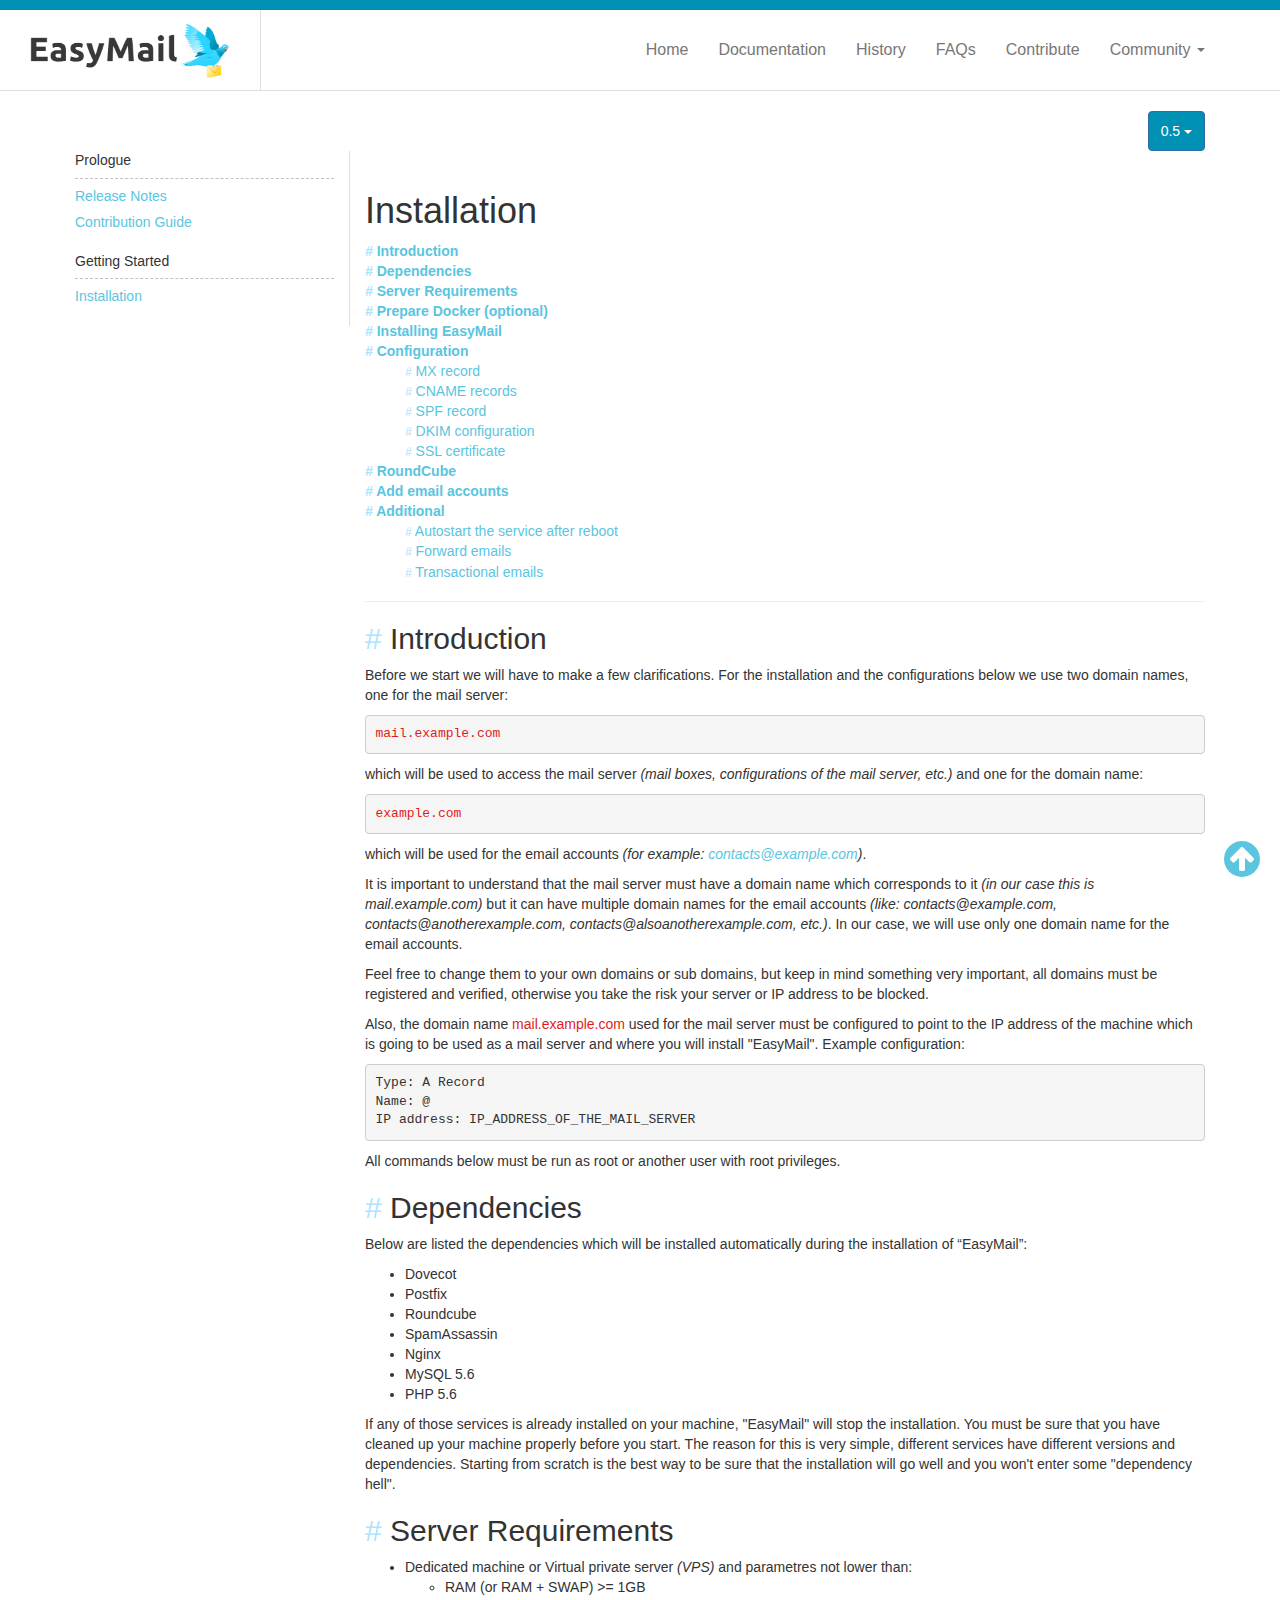
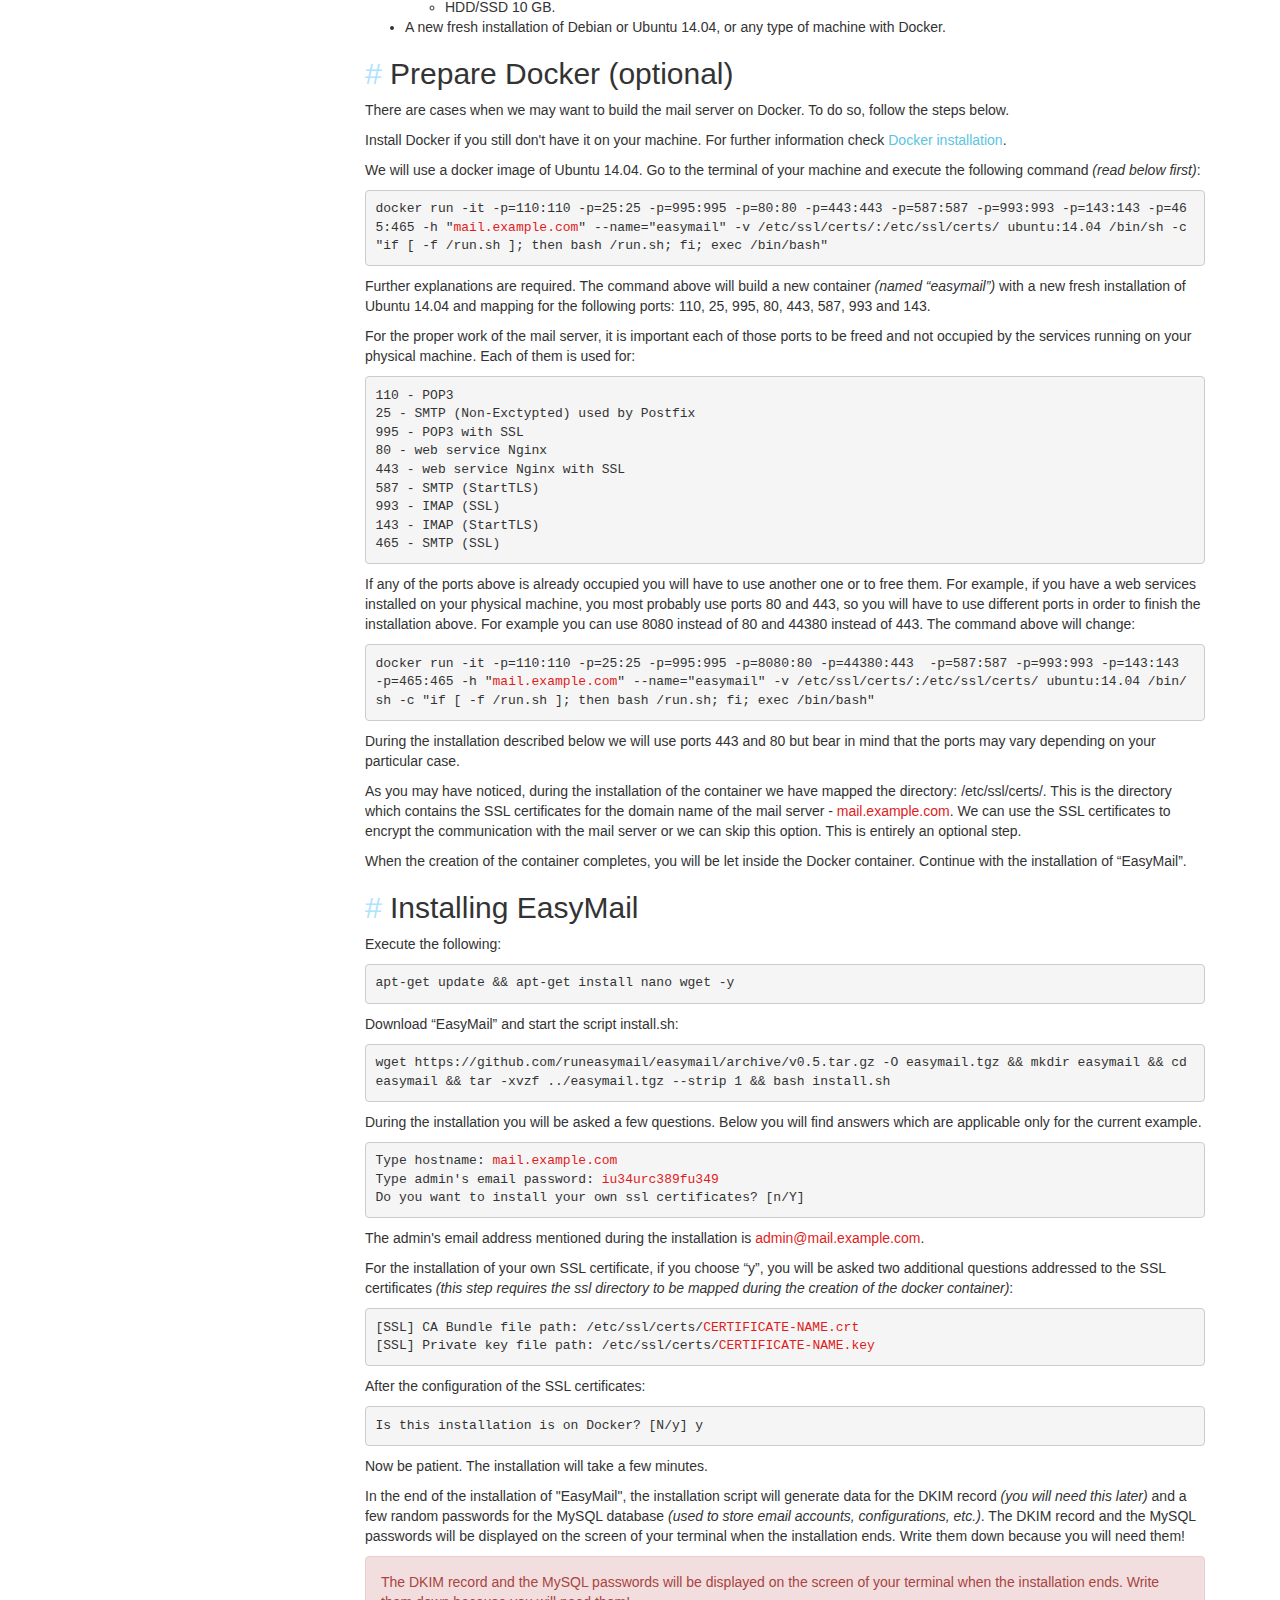
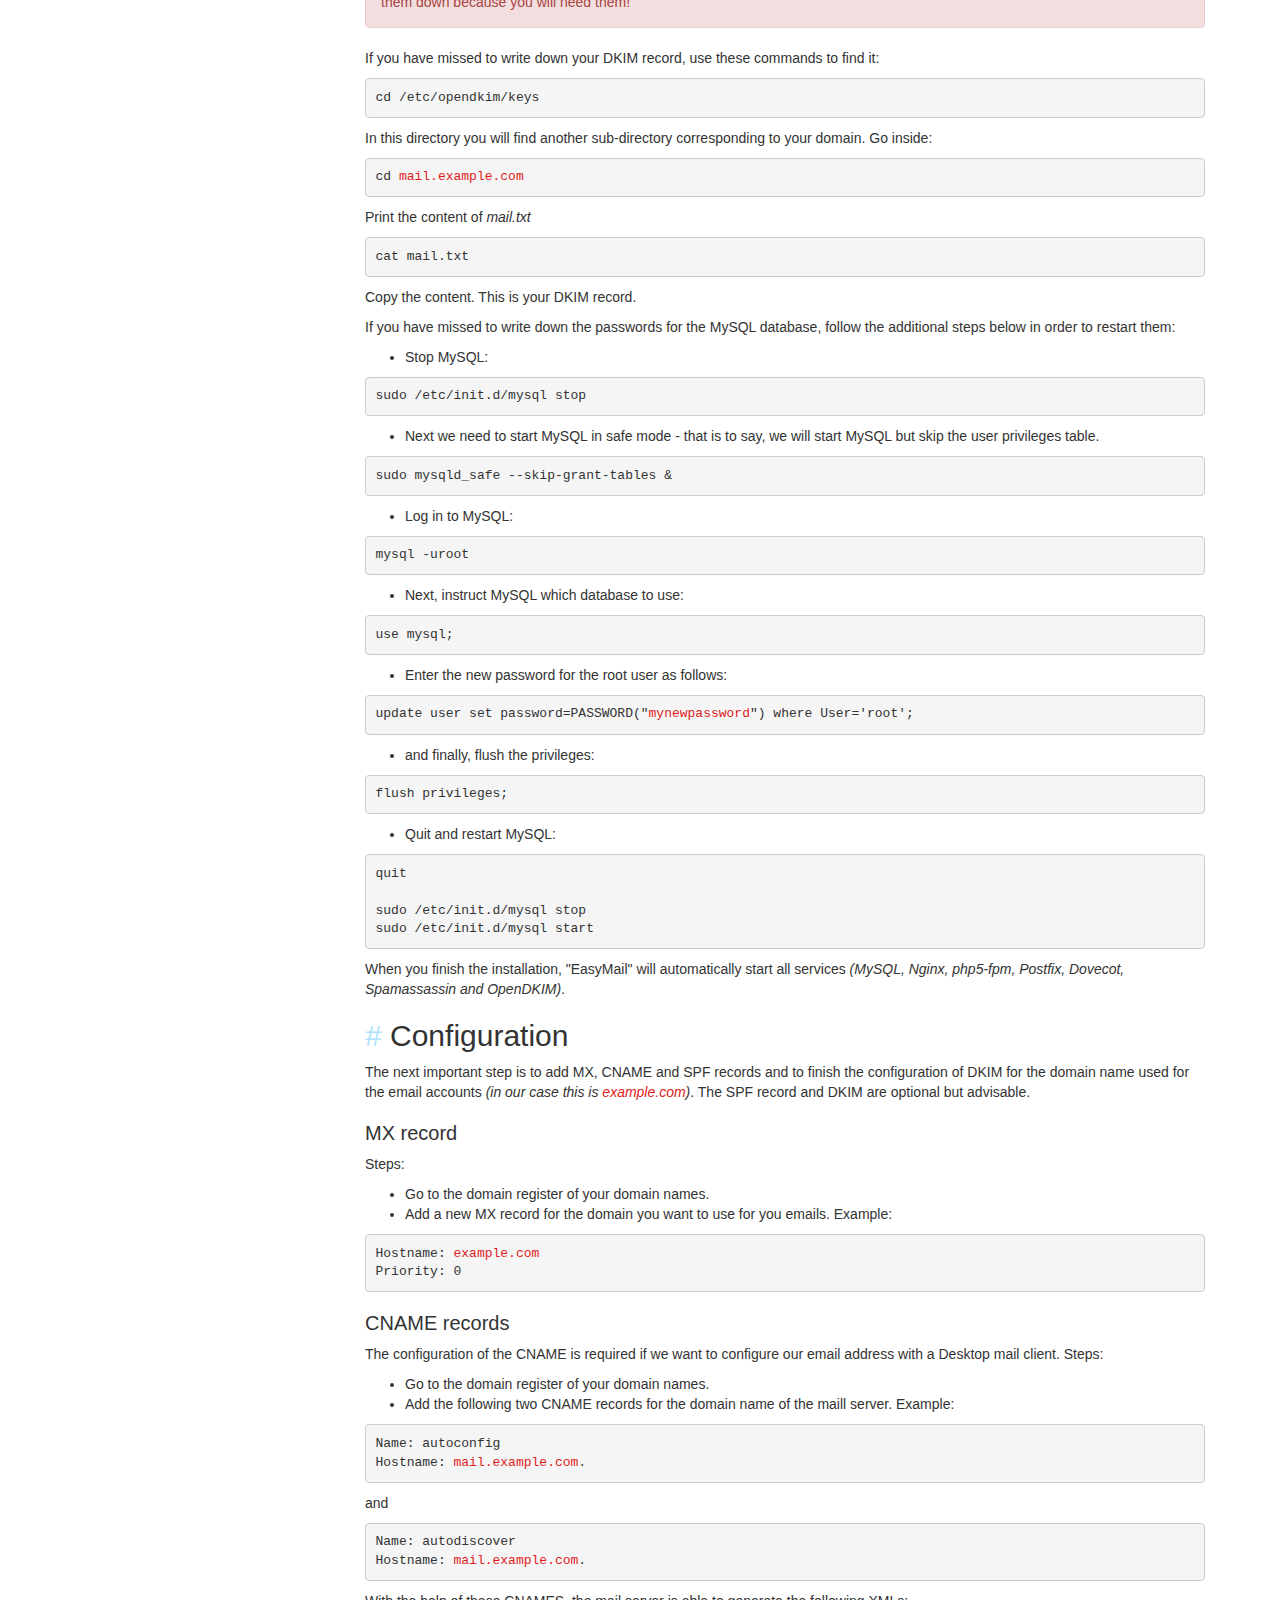
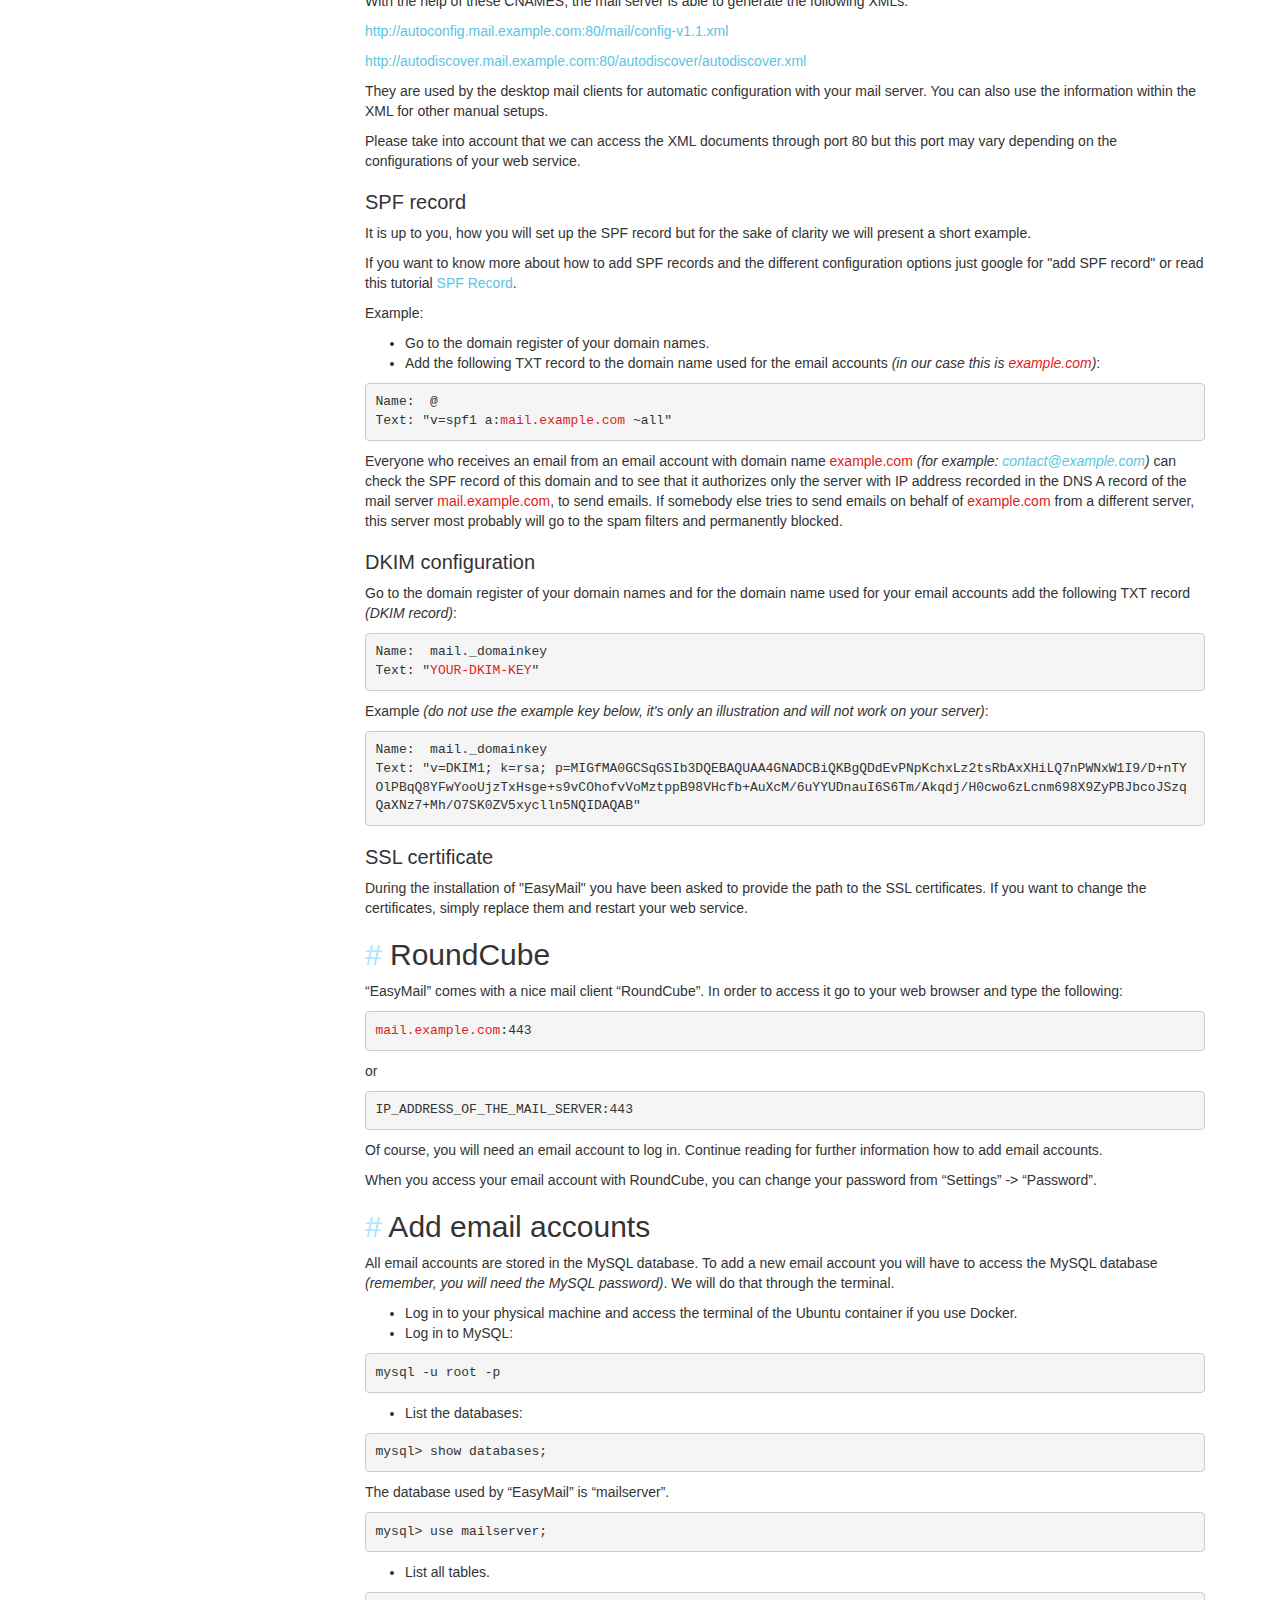
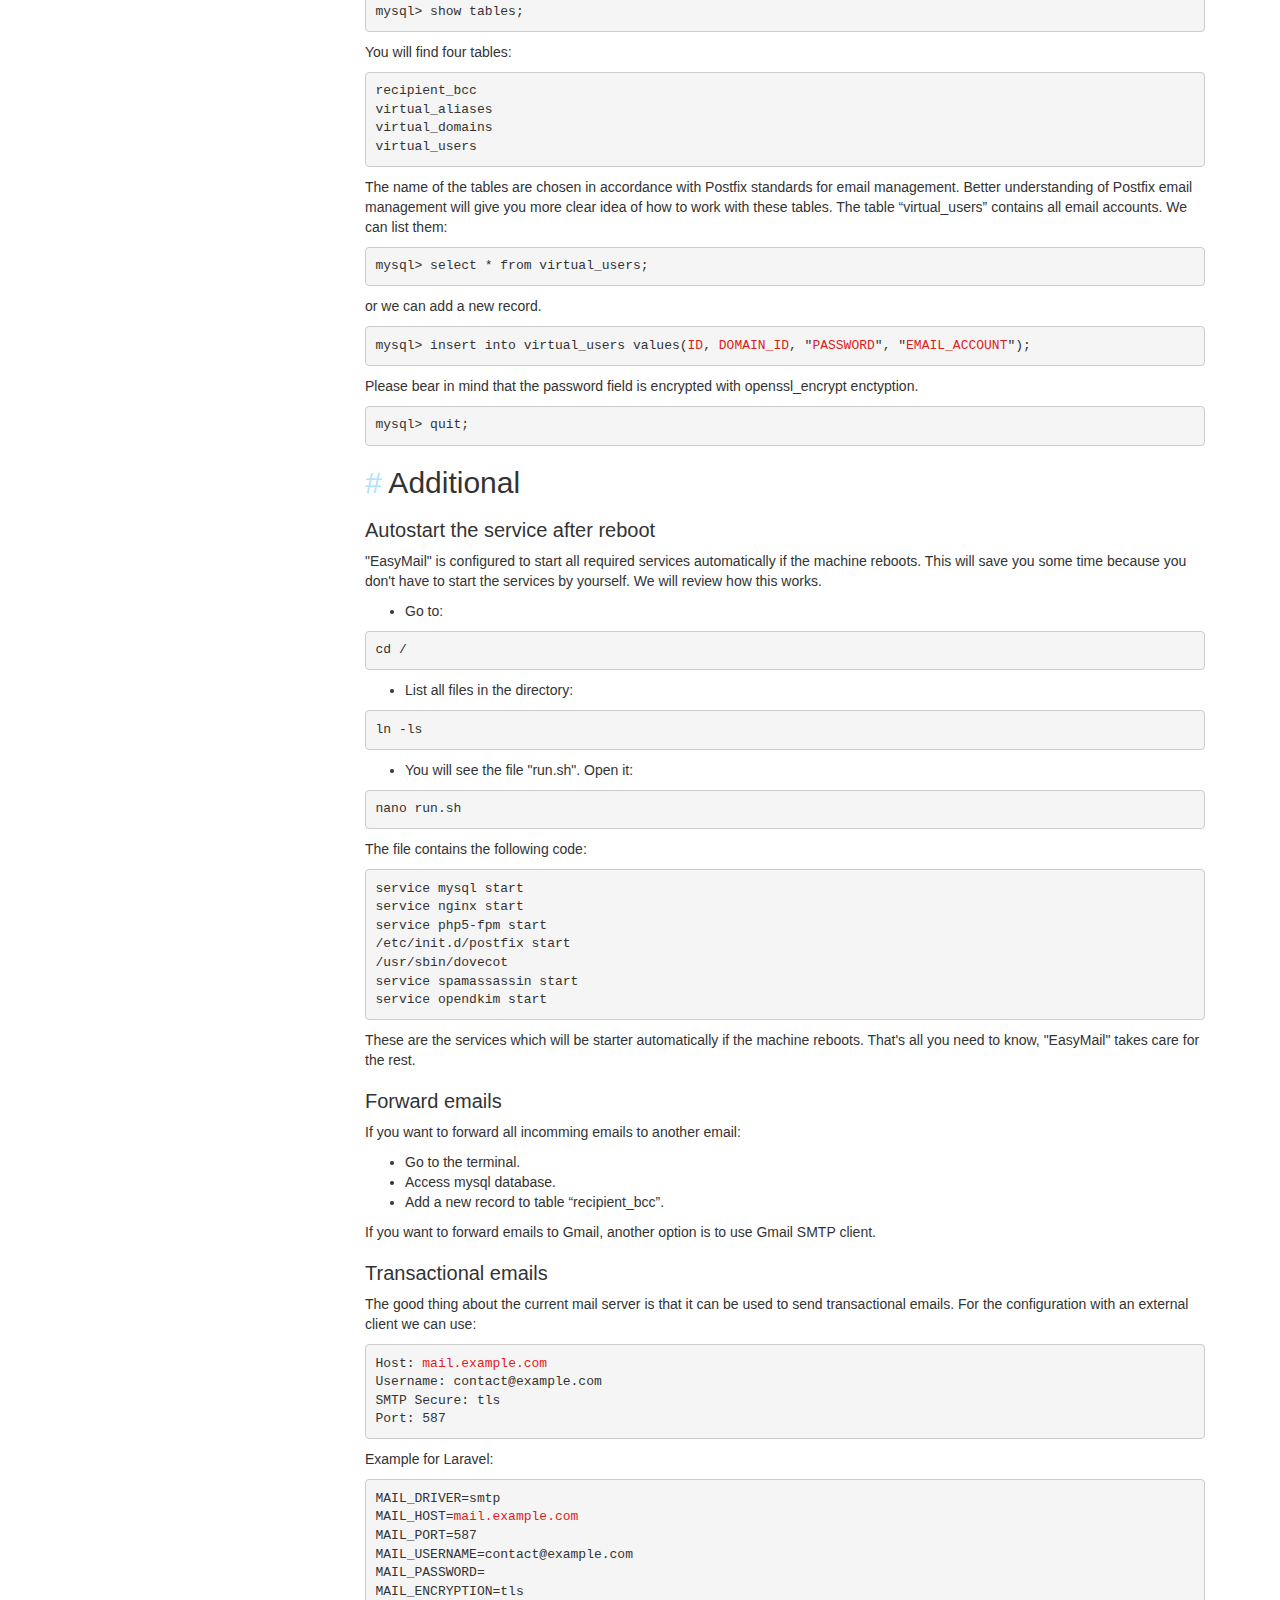
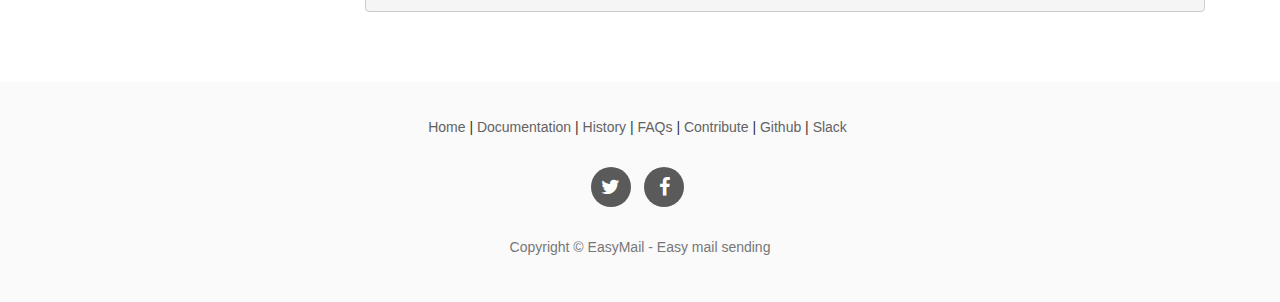
<file: 0.5/installation.html>
<!DOCTYPE html>
<html lang="en">
<head>
    <meta charset="utf-8">
    <meta http-equiv="X-UA-Compatible" content="IE=edge">
    <meta name="viewport" content="width=device-width, initial-scale=1">
    <meta name="description" content="Easy mail sending">
    <meta name="author" content="EasyMail">
    <link rel="icon" href="../resources/favicon.ico">

    <title>Easy mail sending - Installation</title>

    <!-- Bootstrap Core CSS -->
    <link href="../css/bootstrap.min.css" rel="stylesheet">

    <!-- Font awesome -->
    <link href="../css/font-awesome.min.css" rel="stylesheet">

    <!-- IE10 viewport hack for Surface/desktop Windows 8 bug -->
    <link href="../css/ie10-viewport-bug-workaround.css" rel="stylesheet">

    <!-- Custom CSS -->
    <link href="../css/custom.css" rel="stylesheet">

    <!-- HTML5 shim and Respond.js for IE8 support of HTML5 elements and media queries -->
    <!--[if lt IE 9]>
        <script src="https://oss.maxcdn.com/html5shiv/3.7.3/html5shiv.min.js"></script>
        <script src="https://oss.maxcdn.com/respond/1.4.2/respond.min.js"></script>
    <![endif]-->
</head>
<body>
    <!-- Navigation -->
    <nav class="navbar navbar-default navbar-static-top" id="navigation">
        <a href="/" class="brand nav-block">
            <img src="../resources/easymail-logo.png" width="200"/>
        </a>
        <div class="container">
            <div class="navbar-header">
                <button type="button" class="navbar-toggle collapsed" data-toggle="collapse" data-target="#navbar" aria-expanded="false" aria-controls="navbar">
                    <span class="sr-only">Toggle navigation</span>
                    <span class="icon-bar"></span>
                    <span class="icon-bar"></span>
                    <span class="icon-bar"></span>
                </button>
            </div>
            <div id="navbar" class="navbar-collapse collapse">
                <ul class="nav navbar-nav navbar-right">
                    <li><a href="/">Home</a></li>
                    <li><a href="/master/installation">Documentation</a></li>					
                    <li><a href="/history">History</a></li>
                    <li><a href="/faqs">FAQs</a></li>
					<li><a href="/master/contribution-guide">Contribute</a></li>
					<li class="dropdown">
                        <a href="#" class="dropdown-toggle" data-toggle="dropdown" role="button" aria-haspopup="true" aria-expanded="false">Community <span class="caret"></span></a>
                        <ul class="dropdown-menu">
                            <li><a href="https://github.com/runeasymail/easymail" target="_blank">Github</a></li>
                            <li role="separator" class="divider"></li>                            
                            <li><a href="https://runeasymail.slack.com/" target="_blank">Slack</a></li>  
							<li><a href="https://twitter.com/RunEasyMail" target="_blank">Twitter</a></li>  							
                        </ul>
                    </li>
                </ul>
            </div><!--/.nav-collapse -->
        </div>
    </nav>

    <!-- Page Content -->
    <div class="container">
		<div class="row">
			<!-- Single button -->
			<div class="btn-group switcher">
				<button type="button" class="btn btn-primary dropdown-toggle" data-toggle="dropdown" aria-haspopup="true" aria-expanded="false">
					0.5 <span class="caret"></span>
				</button>
				<ul class="dropdown-menu">
					<li><a href="/master/installation">Master</a></li>
					<li><a href="/0.5/installation">0.5</a></li>
				</ul>
			</div>
		</div>
        <div class="row">
            <div class="col-md-3" id="sidebar-menu">
                <p class="lead">Prologue</p>
                <div class="list-group">
                    <a href="https://github.com/runeasymail/easymail/releases" target="_blank" class="list-group-item">Release Notes</a>
                    <a href="/0.5/contribution-guide" class="list-group-item">Contribution Guide</a>
                </div>

                <p class="lead">Getting Started</p>
                <div class="list-group">
                    <a href="/0.5/installation" class="list-group-item active">Installation</a>					
                </div>
            </div>
            <div class="col-md-9">
                <div class="page-header">
                    <h1>Installation</h1>

                    <ul class="list-unstyled list-content">
                        <li><a href="#introduction"><span class="n-sign">#</span> Introduction</a></li>
						<li><a href="#dependencies"><span class="n-sign">#</span> Dependencies</a></li>
						<li><a href="#server-requirements"><span class="n-sign">#</span> Server Requirements</a></li>
						<li><a href="#prepare-docker"><span class="n-sign">#</span> Prepare Docker (optional)</a></li>
						<li><a href="#installing-easymail"><span class="n-sign">#</span> Installing EasyMail</a></li>
						<li><a href="#configuration"><span class="n-sign">#</span> Configuration</a></li>
                        <li>
							<ol><a href="#mx-record"><span class="n-sign">#</span> MX record</a></ol>
                            <ol><a href="#cname-records"><span class="n-sign">#</span> CNAME records</a></ol>                            
							<ol><a href="#spf-record"><span class="n-sign">#</span> SPF record</a></ol>                            
							<ol><a href="#dkim-configuration"><span class="n-sign">#</span> DKIM configuration</a></ol>                            
							<ol><a href="#ssl-certificate"><span class="n-sign">#</span> SSL certificate</a></ol>                            
                        </li>
						<li><a href="#roundcube"><span class="n-sign">#</span> RoundCube</a></li>
						<li><a href="#add-email-accounts"><span class="n-sign">#</span> Add email accounts</a></li>
						<li><a href="#additional"><span class="n-sign">#</span> Additional</a></li>
						<li>
							<ol><a href="#autostart-the-service-after-reboot"><span class="n-sign">#</span> Autostart the service after reboot</a></ol>
                            <ol><a href="#forward-emails"><span class="n-sign">#</span> Forward emails</a></ol>
							<ol><a href="#transactional-emails"><span class="n-sign">#</span> Transactional emails</a></ol>
                        </li>
                    </ul>
                </div>
				
				<h2 id="introduction"><span class="n-sign">#</span> Introduction</h2>
				<p>Before we start we will have to make a few clarifications. 
				For the installation and the configurations below we use two domain names, one for the mail server:</p>
				
				<figure><pre><code><span class="red">mail.example.com</span></code></pre></figure>
				
				<p>which will be used to access the mail server <i>(mail boxes, configurations of the mail server, etc.)</i> 
				and one for the domain name:</p>
				
				<figure><pre><code><span class="red">example.com</span></code></pre></figure>
				
				<p>which will be used for the email accounts <i>(for example: <a href="mailto:contacts@example.com">contacts@example.com</a>)</i>. 
				
				<p>It is important to understand that the mail server must have a domain name which corresponds to it <i>(in our case this is mail.example.com)</i> but
				it can have multiple domain names for the email accounts <i>(like: contacts@example.com, contacts@anotherexample.com, contacts@alsoanotherexample.com, etc.)</i>.
				In our case, we will use only one domain name for the email accounts.</p>
				
				<p>Feel free to change them to your own domains or sub domains, but keep in mind something very important, all domains must be 
				registered and verified, otherwise you take the risk your server or IP address to be blocked.</p>
				
				<p>Also, the domain name <span class="red">mail.example.com</span> used for the mail server must be configured to point to the IP address
				of the machine which is going to be used as a mail server and where you will install "EasyMail". Example configuration:</p>
				
				<figure><pre><code>Type: A Record
Name: @
IP address: IP_ADDRESS_OF_THE_MAIL_SERVER</code></pre></figure>
				
				<p>All commands below must be run as root or another user with root privileges.</p>
				
				<h2 id="dependencies"><span class="n-sign">#</span> Dependencies</h2>
				<p>Below are listed the dependencies which will be installed automatically during the installation of “EasyMail”:</p>
				<ul>
					<li>Dovecot</li>
					<li>Postfix</li>
					<li>Roundcube</li>
					<li>SpamAssassin</li>
					<li>Nginx</li>
					<li>MySQL 5.6</li>
					<li>PHP 5.6</li>
				</ul>
				<p>If any of those services is already installed on your machine, "EasyMail" will stop the installation. You must be sure that 
				you have cleaned up your machine properly before you start. The reason for this is very simple, different services have different 
				versions and dependencies. Starting from scratch is the best way to be sure that the installation will go well and you won't enter some "dependency hell".</p>
				
				<h2 id="server-requirements"><span class="n-sign">#</span> Server Requirements</h2>
				<ul>
					<li>Dedicated machine or Virtual private server <i>(VPS)</i> and parametres not lower than:
						<ul>
							<li>RAM (or RAM + SWAP) >= 1GB</li>
							<li>HDD/SSD 10 GB.</li>
						</ul>
					</li>
					<li>A new fresh installation of Debian or Ubuntu 14.04, or any type of machine with Docker.</li>
				</ul>
				
				<h2 id="prepare-docker"><span class="n-sign">#</span> Prepare Docker (optional)</h2>
				<p>There are cases when we may want to build the mail server on Docker. To do so, follow the steps below.</p>
				<p>Install Docker if you still don't have it on your machine. For further information check <a target="_blank" rel="nofollow" href="https://docs.docker.com/engine/installation/">Docker installation</a>.</p>
				<p>We will use a docker image of Ubuntu 14.04. Go to the terminal of your machine and execute the following command <i>(read below first)</i>:</p>
				<figure><pre><code>docker run -it -p=110:110 -p=25:25 -p=995:995 -p=80:80 -p=443:443 -p=587:587 -p=993:993 -p=143:143 -p=465:465 -h "<span class="red">mail.example.com</span>" --name="easymail" -v /etc/ssl/certs/:/etc/ssl/certs/ ubuntu:14.04 /bin/sh -c "if [ -f /run.sh ]; then bash /run.sh; fi; exec /bin/bash"</code></pre></figure>
				<p>Further explanations are required. The command above will build a new container <i>(named “easymail”)</i> 
				with a new fresh installation of Ubuntu 14.04 and mapping for the following ports: 110, 25, 995, 80, 443, 587, 993 and 143.</p>
				<p>For the proper work of the mail server, it is important each of those ports to be freed and not occupied by the services running on your physical machine. Each of them is used for:</p>
				<figure><pre><code>110 - POP3
25 - SMTP (Non-Exctypted) used by Postfix
995 - POP3 with SSL
80 - web service Nginx
443 - web service Nginx with SSL
587 - SMTP (StartTLS)
993 - IMAP (SSL)
143 - IMAP (StartTLS)
465 - SMTP (SSL)</code></pre></figure>
				<p>If any of the ports above is already occupied you will have to use another one or to free them. 
				For example, if you have a web services installed on your physical machine, you most probably use ports 80 and 443, 
				so you will have to use different ports in order to finish the installation above. For example you can use 8080 
				instead of 80 and 44380 instead of 443. The command above will change:</p>
				<figure><pre><code>docker run -it -p=110:110 -p=25:25 -p=995:995 -p=8080:80 -p=44380:443  -p=587:587 -p=993:993 -p=143:143 -p=465:465 -h "<span class="red">mail.example.com</span>" --name="easymail" -v /etc/ssl/certs/:/etc/ssl/certs/ ubuntu:14.04 /bin/sh -c "if [ -f /run.sh ]; then bash /run.sh; fi; exec /bin/bash"</code></pre></figure>
				<p>During the installation described below we will use ports 443 and 80 but bear in mind that the ports may vary depending on your particular case.</p>
				<p>As you may have noticed, during the installation of the container we have mapped the directory: /etc/ssl/certs/. 
				This is the directory which contains the SSL certificates for the domain name of the mail server - <span class="red">mail.example.com</span>. 
				We can use the SSL certificates to encrypt the communication with the mail server or we can skip this option. 
				This is entirely an optional step.</p>
				<p>When the creation of the container completes, you will be let inside the Docker container. Continue with the installation of “EasyMail”.</p>
				
				<h2 id="installing-easymail"><span class="n-sign">#</span> Installing EasyMail</h2>				
				<p>Execute the following:</p>
				<figure><pre><code>apt-get update && apt-get install nano wget -y</code></pre></figure>				
				<p>Download “EasyMail” and start the script install.sh:</p>
				<figure><pre><code>wget https://github.com/runeasymail/easymail/archive/v0.5.tar.gz -O easymail.tgz && mkdir easymail && cd easymail && tar -xvzf ../easymail.tgz --strip 1 && bash install.sh</code></pre></figure>							
				<p>During the installation you will be asked a few questions. Below you will find answers which are applicable only for the current example.</p>
				<figure><pre><code>Type hostname: <span class="red">mail.example.com</span>
Type admin's email password: <span class="red">iu34urc389fu349</span>
Do you want to install your own ssl certificates? [n/Y]</code></pre></figure>
				<p>The admin's email address mentioned during the installation is <span class="red">admin@mail.example.com</span>.</p>
				<p>For the installation of your own SSL certificate, if you choose “y”, you will be asked two additional questions addressed to the SSL certificates 
				<i>(this step requires the ssl directory to be mapped during the creation of the docker container)</i>:</p>			
				<figure><pre><code>[SSL] CA Bundle file path: /etc/ssl/certs/<span class="red">CERTIFICATE-NAME.crt</span>
[SSL] Private key file path: /etc/ssl/certs/<span class="red">CERTIFICATE-NAME.key</span></code></pre></figure>
				<p>After the configuration of the SSL certificates:</p>
				<figure><pre><code>Is this installation is on Docker? [N/y] y</code></pre></figure>
				<p>Now be patient. The installation will take a few minutes.</p>
				<p>In the end of the installation of "EasyMail", the installation script will generate data for the DKIM record <i>(you will need this later)</i> and a few random passwords for the MySQL database 
				<i>(used to store email accounts, configurations, etc.)</i>. The DKIM record and the MySQL passwords will be displayed on the screen of your terminal when the installation ends. 
				Write them down because you will need them!</p>

				<div class="alert alert-danger" role="alert">The DKIM record and the MySQL passwords will be displayed on the screen of your terminal when the installation ends. 
				Write them down because you will need them!</div>
				
				<p>If you have missed to write down your DKIM record, use these commands to find it:</p>
				
				<figure><pre><code>cd /etc/opendkim/keys</code></pre></figure>
				
				<p>In this directory you will find another sub-directory corresponding to your domain. Go inside:</p>				
				
				<figure><pre><code>cd <span class="red">mail.example.com</span></code></pre></figure>
								
				<p>Print the content of <i>mail.txt</i></p>
				
				<figure><pre><code>cat mail.txt</code></pre></figure>
				
				<p>Copy the content. This is your DKIM record.</p>
				
				<p>If you have missed to write down the passwords for the MySQL database, follow the additional steps below in order to restart them:</p>
				<ul>
					<li>Stop MySQL:</li>
				</ul>
				<figure><pre><code>sudo /etc/init.d/mysql stop</code></pre></figure>
				<ul>
					<li>Next we need to start MySQL in safe mode - that is to say, we will start MySQL but skip the user privileges table.</li>
				</ul>
				<figure><pre><code>sudo mysqld_safe --skip-grant-tables &</code></pre></figure>
				<ul>
					<li>Log in to MySQL:</li>
				</ul>
				<figure><pre><code>mysql -uroot</code></pre></figure>
				<ul>
					<li>Next, instruct MySQL which database to use:</li>
				</ul>
				<figure><pre><code>use mysql;</code></pre></figure>
				<ul>
					<li>Enter the new password for the root user as follows:</li>
				</ul>
				<figure><pre><code>update user set password=PASSWORD("<span class="red">mynewpassword</span>") where User='root';</code></pre></figure>
				<ul>
					<li>and finally, flush the privileges:</li>
				</ul>
				<figure><pre><code>flush privileges;</code></pre></figure>
				<ul>
					<li>Quit and restart MySQL:</li>
				</ul>
				<figure><pre><code>quit

sudo /etc/init.d/mysql stop
sudo /etc/init.d/mysql start</code></pre></figure>
				<p>When you finish the installation, "EasyMail" will automatically start all services <i>(MySQL, Nginx, php5-fpm, Postfix, Dovecot, Spamassassin and OpenDKIM)</i>.</p>				
				
				<h2 id="configuration"><span class="n-sign">#</span> Configuration</h2>
				<p>The next important step is to add MX, CNAME and SPF records and to finish the configuration of DKIM 
				for the domain name used for the email accounts <i>(in our case this is <span class="red">example.com</span>)</i>. The SPF record and DKIM are optional but advisable.</p>
				
				<h3 id="mx-record">MX record</h3>
				<p>Steps:</p>
				<ul>
					<li>Go to the domain register of your domain names.</li>
					<li>Add a new MX record for the domain you want to use for you emails. Example:</li>
				</ul>
				<figure><pre><code>Hostname: <span class="red">example.com</span>
Priority: 0</code></pre></figure>

				<h3 id="cname-records">CNAME records</h3>
				<p>The configuration of the CNAME is required if we want to configure our email address with a Desktop mail client. Steps:</p>
				<ul>
					<li>Go to the domain register of your domain names.</li>
					<li>Add the following two CNAME records for the domain name of the maill server. Example:</li>
				</ul>
				<figure><pre><code>Name: autoconfig 
Hostname: <span class="red">mail.example.com</span>.</code></pre></figure>
				<p>and</p>
				<figure><pre><code>Name: autodiscover
Hostname: <span class="red">mail.example.com</span>.</code></pre></figure>
				<p>With the help of these CNAMES, the mail server is able to generate the following XMLs:</p>
				<p><a href="http://autoconfig.mail.example.com:80/mail/config-v1.1.xml" target="_blank" rel="nofollow">http://autoconfig.mail.example.com:80/mail/config-v1.1.xml</a></p>
				<p><a href="http://autodiscover.mail.example.com:80/autodiscover/autodiscover.xml" target="_blank" rel="nofollow">http://autodiscover.mail.example.com:80/autodiscover/autodiscover.xml</a></p>
				<p>They are used by the desktop mail clients for automatic configuration with your mail server. 
				You can also use the information within the XML for other manual setups.</p>
				<p>Please take into account that we can access the XML documents through port 80 but this port 
				may vary depending on the configurations of your web service.</p>
				
				<h3 id="spf-record">SPF record</h3>
				<p>It is up to you, how you will set up the SPF record but for the sake of clarity we will present a short example.</p>
				<p>If you want to know more about how to add SPF records and the different configuration options 
				just google for "add SPF record" or read this tutorial <a href="https://www.digitalocean.com/community/tutorials/how-to-use-an-spf-record-to-prevent-spoofing-improve-e-mail-reliability" target="_blank" rel="nofollow">SPF Record</a>.</p>
				<p>Example:</p>
				<ul>
					<li>Go to the domain register of your domain names.</li>
					<li>Add the following TXT record to the domain name used for the email accounts <i>(in our case this is <span class="red">example.com</span>)</i>:</li>
				</ul>
				<figure><pre><code>Name:  @
Text: "v=spf1 a:<span class="red">mail.example.com</span> ~all"</code></pre></figure>
				<p>Everyone who receives an email from an email account with domain name <span class="red">example.com</span> <i>(for example: <a href="mailto:contact@example.com">contact@example.com</a>)</i> 
				can check the SPF record of this domain and to see that it authorizes only the server with IP address recorded in 
				the DNS A record of the mail server <span class="red">mail.example.com</span>, to send emails. If somebody else tries to send emails on behalf 
				of <span class="red">example.com</span> from a different server, this server most probably will go to the spam filters and permanently blocked.</p>
				
				<h3 id="dkim-configuration">DKIM configuration</h3>
				<p>Go to the domain register of your domain names and for the domain name used for your email accounts add the following TXT record <i>(DKIM record)</i>:</p>
				
				<figure><pre><code>Name:  mail._domainkey
Text: "<span class="red">YOUR-DKIM-KEY</span>"</code></pre></figure>
				<p>Example <i>(do not use the example key below, it's only an illustration and will not work on your server)</i>:</p>
				<figure><pre><code>Name:  mail._domainkey
Text: "v=DKIM1; k=rsa; p=MIGfMA0GCSqGSIb3DQEBAQUAA4GNADCBiQKBgQDdEvPNpKchxLz2tsRbAxXHiLQ7nPWNxW1I9/D+nTYOlPBqQ8YFwYooUjzTxHsge+s9vCOhofvVoMztppB98VHcfb+AuXcM/6uYYUDnauI6S6Tm/Akqdj/H0cwo6zLcnm698X9ZyPBJbcoJSzqQaXNz7+Mh/O7SK0ZV5xyclln5NQIDAQAB"</code></pre></figure>
				<p></p>
							
				<h3 id="ssl-certificate">SSL certificate</h3>
				<p>During the installation of "EasyMail" you have been asked to provide the path to the SSL certificates. If you want to change the certificates, simply replace them and restart your web service.</p>
							
				<h2 id="roundcube"><span class="n-sign">#</span> RoundCube</h2>
				<p>“EasyMail” comes with a nice mail client “RoundCube”. In order to access it go to your web browser and type the following:</p>
				<figure><pre><code><span class="red">mail.example.com</span>:443</code></pre></figure>
				<p>or</p>
				<figure><pre><code>IP_ADDRESS_OF_THE_MAIL_SERVER:443</code></pre></figure>
				<p>Of course, you will need an email account to log in. Continue reading for further information how to add email accounts.</p>
				<p>When you access your email account with RoundCube, you can change your password from “Settings” -> “Password”.</p>
				
				<h2 id="add-email-accounts"><span class="n-sign">#</span> Add email accounts</h2>
				<p>All email accounts are stored in the MySQL database. To add a new email account you will have to access the MySQL database 
				<i>(remember, you will need the MySQL password)</i>. We will do that through the terminal.</p>
				<ul>
					<li>Log in to your physical machine and access the terminal of the Ubuntu container if you use Docker.</li>
					<li>Log in to MySQL:</li>
				</ul>
				<figure><pre><code>mysql -u root -p</code></pre></figure>
				<ul>
					<li>List the databases:</li>
				</ul>
				<figure><pre><code>mysql> show databases;</code></pre></figure>
				<p>The database used by “EasyMail” is “mailserver”.</p>
				<figure><pre><code>mysql> use mailserver;</code></pre></figure>
				<ul>
					<li>List all tables.</li>
				</ul>
				<figure><pre><code>mysql> show tables;</code></pre></figure>
				<p>You will find four tables:</p>
				<figure><pre><code>recipient_bcc
virtual_aliases
virtual_domains
virtual_users</code></pre></figure>
				<p>The name of the tables are chosen in accordance with Postfix standards for email management. 
				Better understanding of Postfix email management will give you more clear idea of how to work with these tables. 
				The table “virtual_users” contains all email accounts. We can list them:</p>
				<figure><pre><code>mysql> select * from virtual_users;</code></pre></figure>
				<p>or we can add a new record.</p>
				<figure><pre><code>mysql> insert into virtual_users values(<span class="red">ID</span>, <span class="red">DOMAIN_ID</span>, "<span class="red">PASSWORD</span>", "<span class="red">EMAIL_ACCOUNT</span>");</code></pre></figure>
				<p>Please bear in mind that the password field is encrypted with openssl_encrypt enctyption.</p>
				<figure><pre><code>mysql> quit;</code></pre></figure>
				
				<h2 id="additional"><span class="n-sign">#</span> Additional</h2>
				<h3 id="autostart-the-service-after-reboot">Autostart the service after reboot</h3>
				<p>"EasyMail" is configured to start all required services automatically if the machine reboots. 
				This will save you some time because you don't have to start the services by yourself. We will review how this works.</p>
				<ul>
					<li>Go to:</li>
				</ul>
				<figure><pre><code>cd /</code></pre></figure>
				<ul>
					<li>List all files in the directory:</li>
				</ul>
				<figure><pre><code>ln -ls</code></pre></figure>
				<ul>
					<li>You will see the file "run.sh". Open it:</li>
				</ul>
				<figure><pre><code>nano run.sh</code></pre></figure>
				<p>The file contains the following code:</p>
				<figure><pre><code>service mysql start
service nginx start
service php5-fpm start
/etc/init.d/postfix start
/usr/sbin/dovecot
service spamassassin start
service opendkim start</code></pre></figure>
				<p>These are the services which will be starter automatically if the machine reboots. 
				That's all you need to know, "EasyMail" takes care for the rest.</p>
				
				<h3 id="forward-emails">Forward emails</h3>
				<p>If you want to forward all incomming emails to another email:</p>
				<ul>
					<li>Go to the terminal.</li>
					<li>Access mysql database.</li>
					<li>Add a new record to table “recipient_bcc”.</li>
				</ul>
				<p>If you want to forward emails to Gmail, another option is to use Gmail SMTP client.</p>
				
				<h3 id="transactional-emails">Transactional emails</h3>
				<p>The good thing about the current mail server is that it can be used to send transactional emails. 
				For the configuration with an external client we can use:</p>
				<figure><pre><code>Host: <span class="red">mail.example.com</span>
Username: contact@example.com
SMTP Secure: tls
Port: 587</code></pre></figure>
				<p>Example for Laravel:</p>				
				<figure><pre><code>MAIL_DRIVER=smtp
MAIL_HOST=<span class="red">mail.example.com</span>
MAIL_PORT=587
MAIL_USERNAME=contact@example.com
MAIL_PASSWORD=
MAIL_ENCRYPTION=tls</code></pre></figure>

				<br /><br /><br />
            </div>
        </div>
    </div>
    <!-- /.container -->

    <!-- Footer -->
	<a href="#navigation" class="go-to-top"><i class="fa fa-arrow-circle-up fa-3x"></i></a>
    <footer class="footer">
        <div class="container">
            <ul class="list-inline navigation">
                <li>
					<a href="/">Home</a>
					| <a href="/master/installation">Documentation</a>
					| <a href="/history">History</a>
					| <a href="/faqs">FAQs</a>				
					| <a href="/master/contribution-guide">Contribute</a>					
					| <a href="https://github.com/runeasymail/easymail" target="_blank">Github</a>	
					| <a href="https://runeasymail.slack.com/" target="_blank">Slack</a>
                </li>
            </ul>
            <br />
            <ul class="list-inline social-buttons">
                <li>
                    <a target="_blank" href="https://twitter.com/RunEasyMail"><i class="fa fa-twitter"></i></a>
                </li>
                <li>
                    <a target="_blank" href="https://www.facebook.com/RunEasyMail/"><i class="fa fa-facebook"></i></a>
                </li>
            </ul>
            <br />
            <p class="text-muted">Copyright &copy; EasyMail - Easy mail sending</p>
        </div>
    </footer>
    <!-- /.container -->



    <!-- Bootstrap core JavaScript
    ================================================== -->
    <script src="../js/jquery.min.js"></script>
    <script src="../js/bootstrap.min.js"></script>

    <!-- IE10 viewport hack for Surface/desktop Windows 8 bug -->
    <script src="../js/ie10-viewport-bug-workaround.js"></script>
	
	<!-- GA -->
	<script>
	  (function(i,s,o,g,r,a,m){i['GoogleAnalyticsObject']=r;i[r]=i[r]||function(){
	  (i[r].q=i[r].q||[]).push(arguments)},i[r].l=1*new Date();a=s.createElement(o),
	  m=s.getElementsByTagName(o)[0];a.async=1;a.src=g;m.parentNode.insertBefore(a,m)
	  })(window,document,'script','https://www.google-analytics.com/analytics.js','ga');

	  ga('create', 'UA-86498991-1', 'auto');
	  ga('send', 'pageview');

	</script>
</body>

</html>
</file>
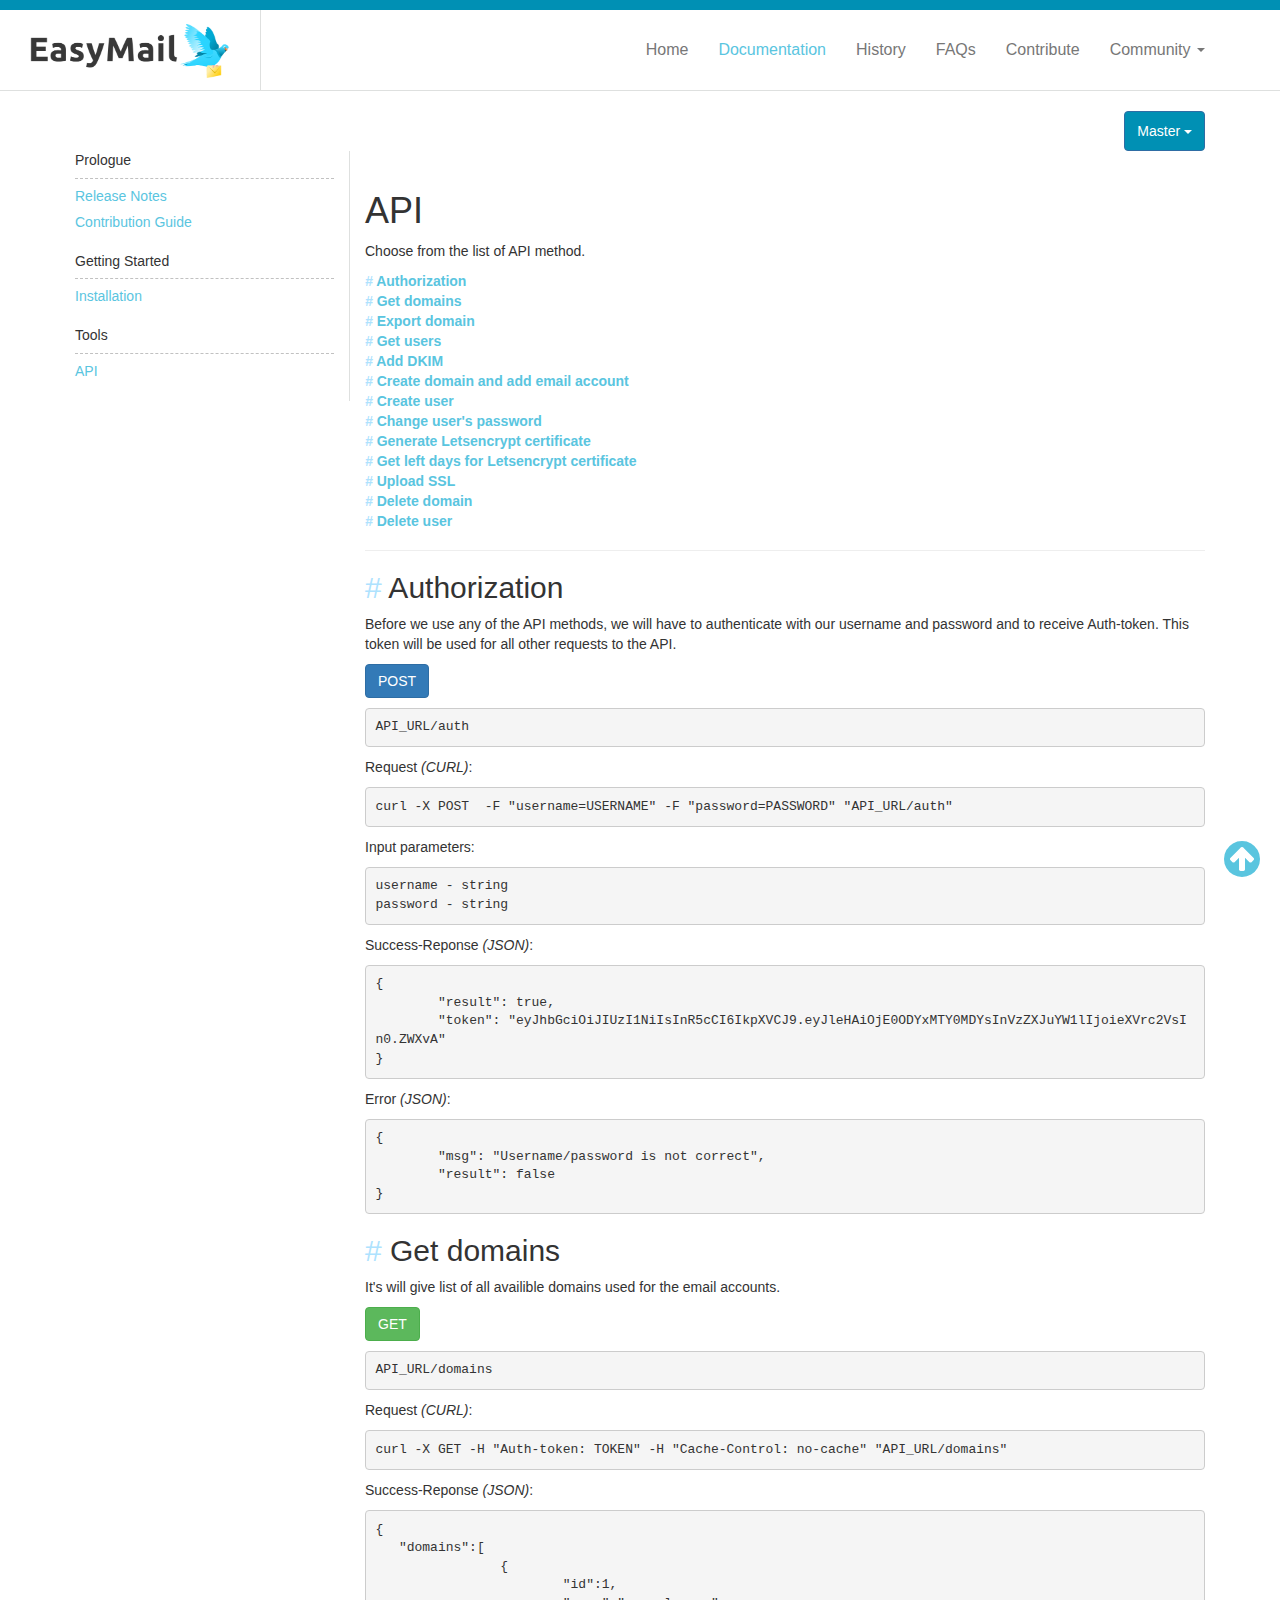
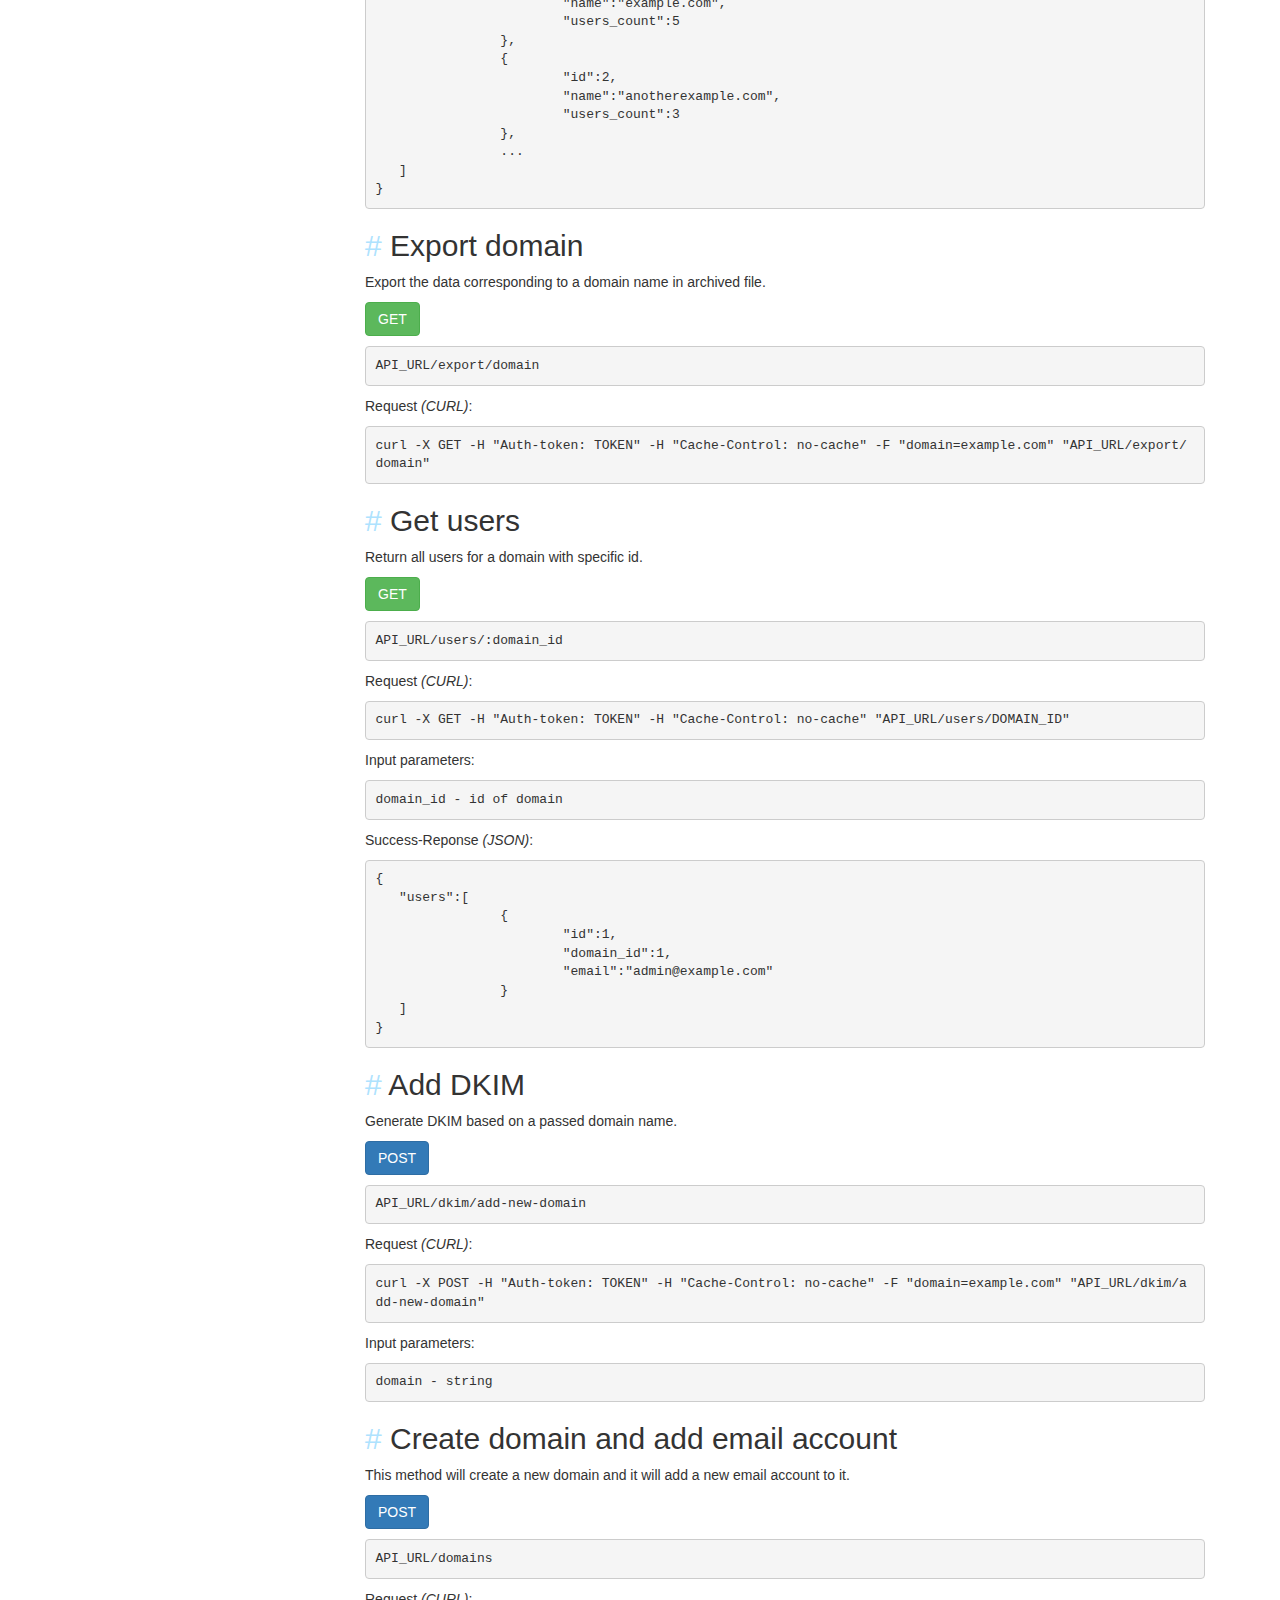
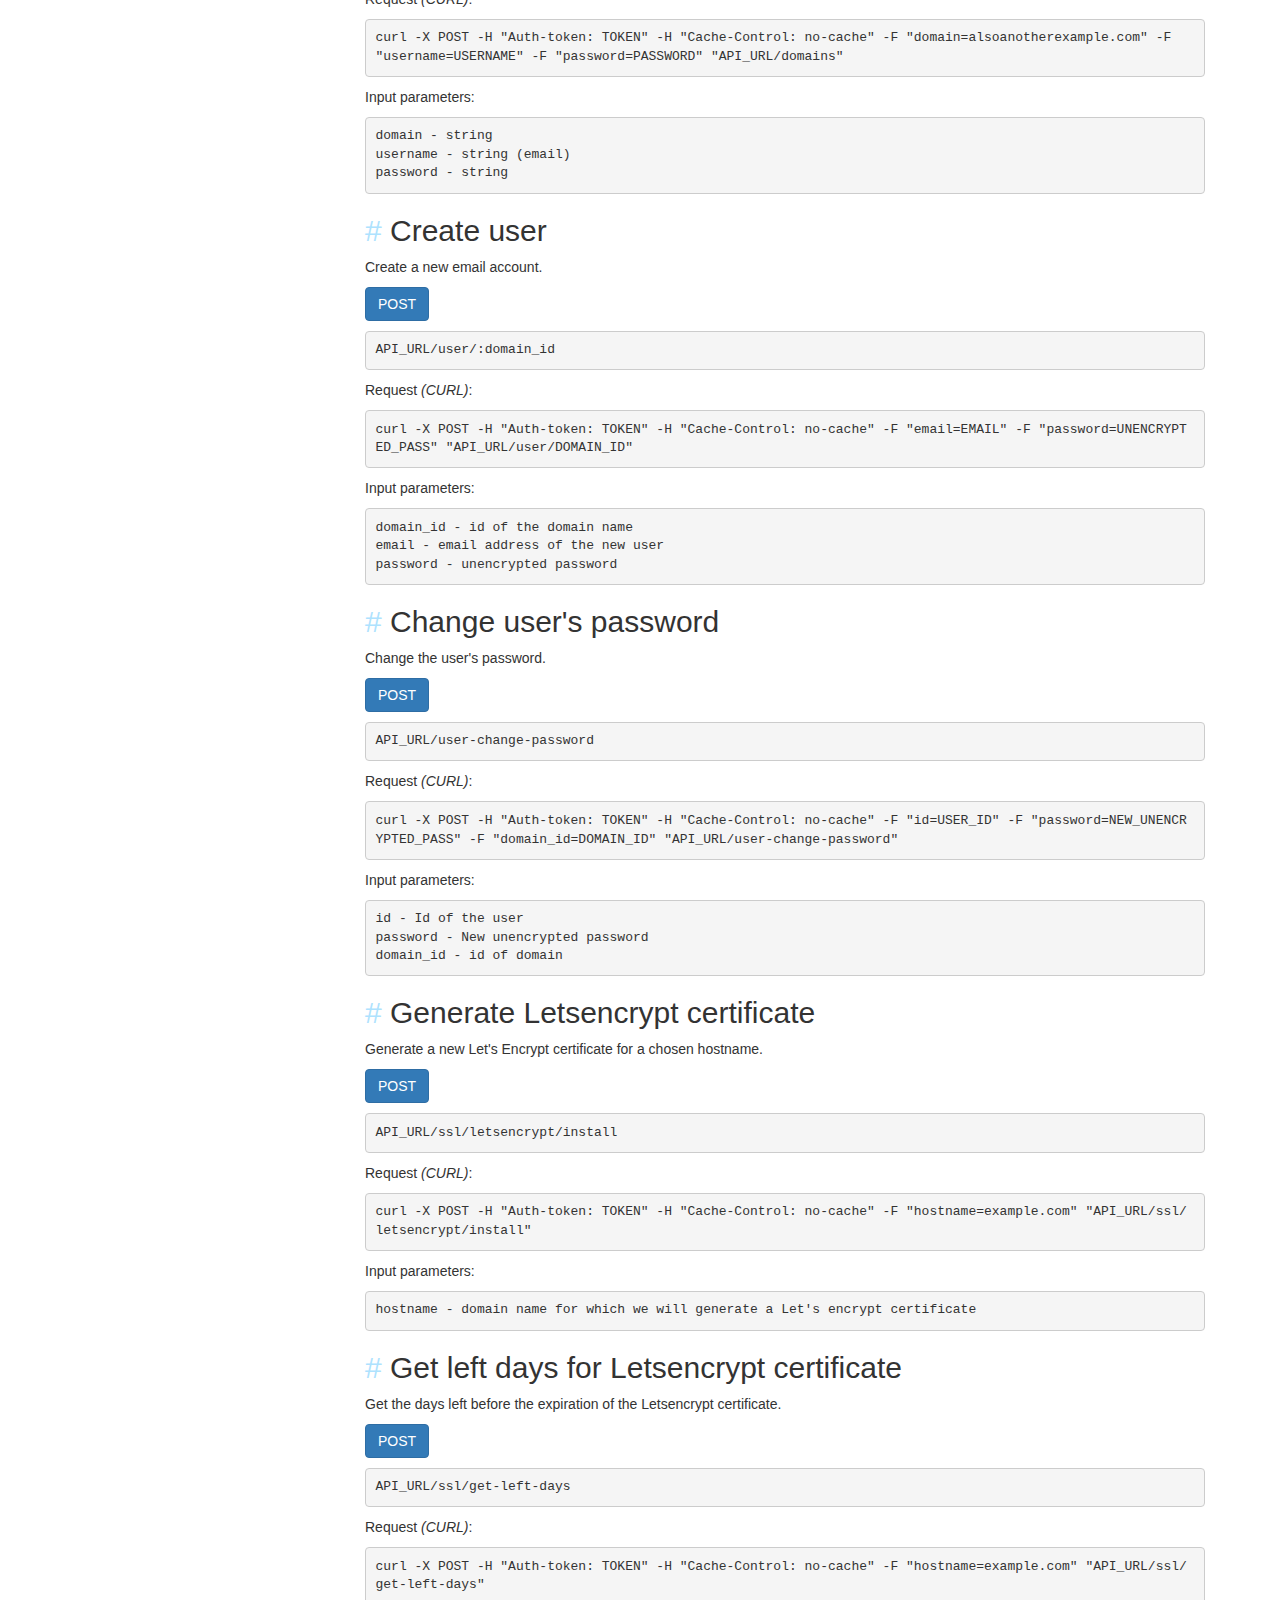
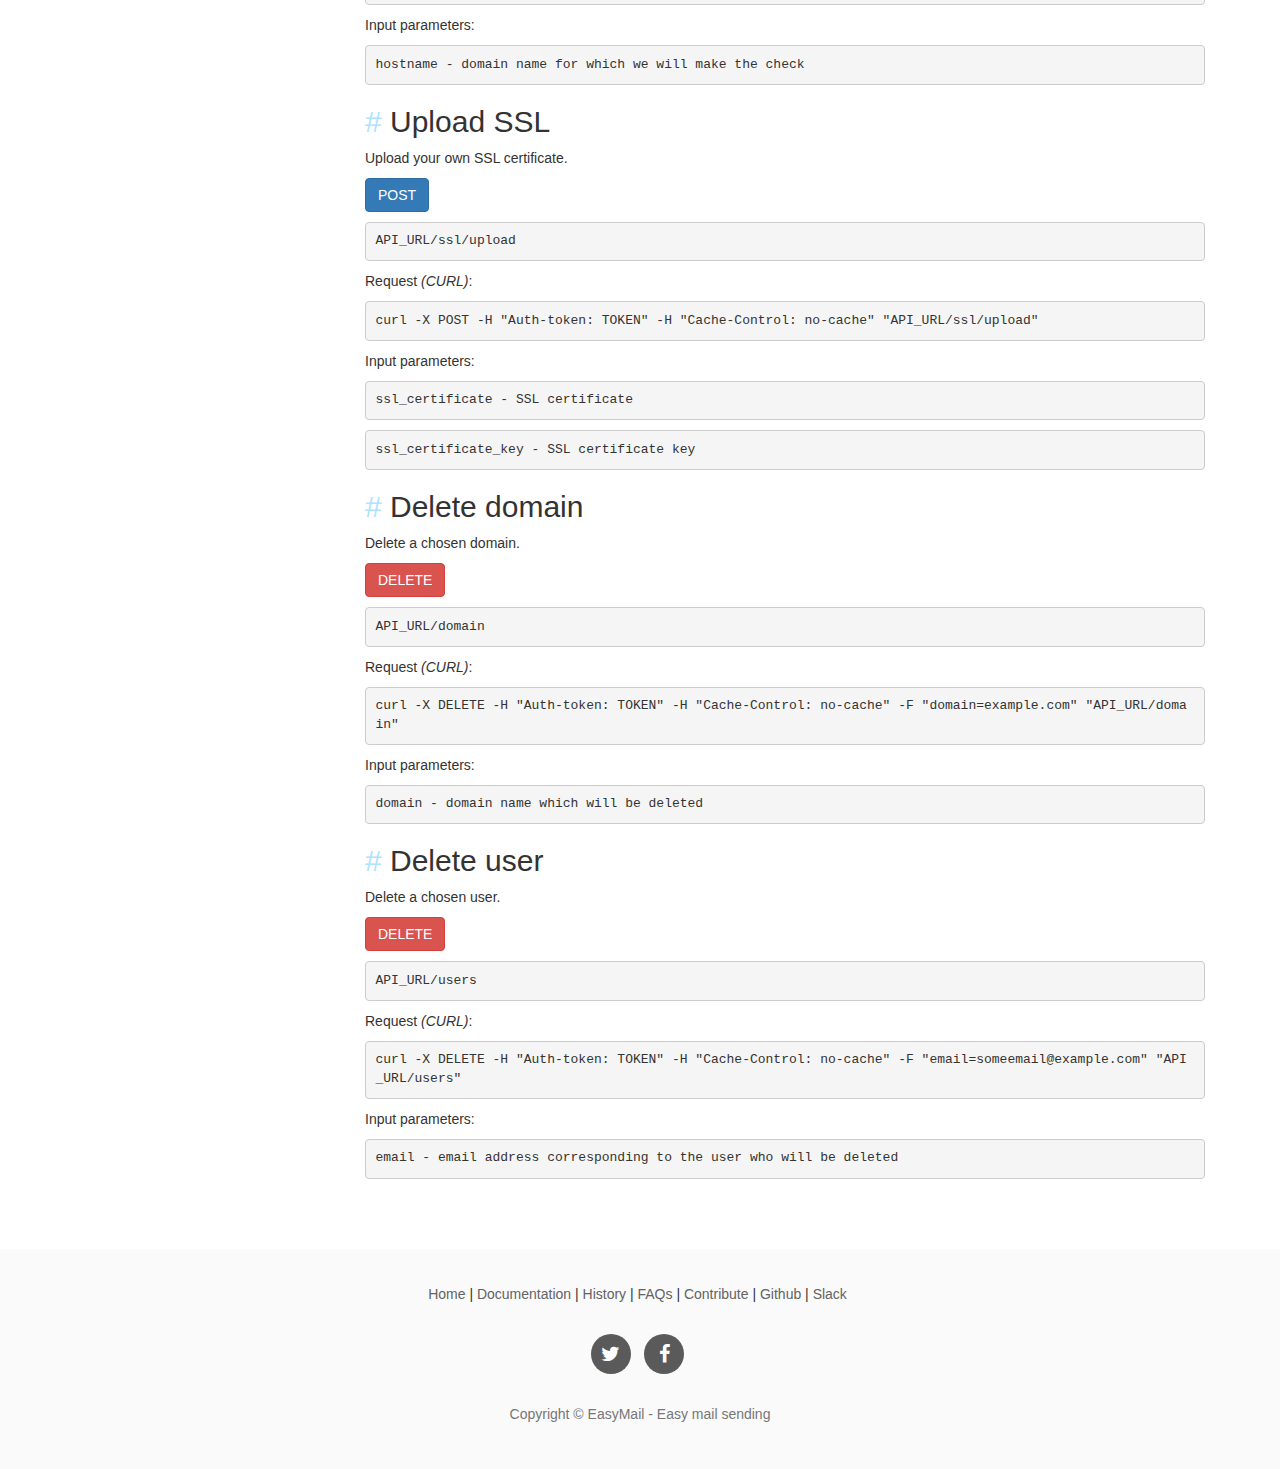
<file: master/api.html>
<!DOCTYPE html>
<html lang="en">
<head>
    <meta charset="utf-8">
    <meta http-equiv="X-UA-Compatible" content="IE=edge">
    <meta name="viewport" content="width=device-width, initial-scale=1">
    <meta name="description" content="Easy mail sending">
    <meta name="author" content="EasyMail">
    <link rel="icon" href="../resources/favicon.ico">

    <title>Easy mail sending - Installation</title>

    <!-- Bootstrap Core CSS -->
    <link href="../css/bootstrap.min.css" rel="stylesheet">

    <!-- Font awesome -->
    <link href="../css/font-awesome.min.css" rel="stylesheet">

    <!-- IE10 viewport hack for Surface/desktop Windows 8 bug -->
    <link href="../css/ie10-viewport-bug-workaround.css" rel="stylesheet">

    <!-- Custom CSS -->
    <link href="../css/custom.css" rel="stylesheet">

    <!-- HTML5 shim and Respond.js for IE8 support of HTML5 elements and media queries -->
    <!--[if lt IE 9]>
        <script src="https://oss.maxcdn.com/html5shiv/3.7.3/html5shiv.min.js"></script>
        <script src="https://oss.maxcdn.com/respond/1.4.2/respond.min.js"></script>
    <![endif]-->
</head>
<body>
    <!-- Navigation -->
    <nav class="navbar navbar-default navbar-static-top" id="navigation">
        <a href="/" class="brand nav-block">
            <img src="../resources/easymail-logo.png" width="200"/>
        </a>
        <div class="container">
            <div class="navbar-header">
                <button type="button" class="navbar-toggle collapsed" data-toggle="collapse" data-target="#navbar" aria-expanded="false" aria-controls="navbar">
                    <span class="sr-only">Toggle navigation</span>
                    <span class="icon-bar"></span>
                    <span class="icon-bar"></span>
                    <span class="icon-bar"></span>
                </button>
            </div>
            <div id="navbar" class="navbar-collapse collapse">
                <ul class="nav navbar-nav navbar-right">
                    <li><a href="/">Home</a></li>
                    <li class="active"><a href="/master/installation">Documentation</a></li>					
                    <li><a href="/history">History</a></li>
                    <li><a href="/faqs">FAQs</a></li>
					<li><a href="/master/contribution-guide">Contribute</a></li>
					<li class="dropdown">
                        <a href="#" class="dropdown-toggle" data-toggle="dropdown" role="button" aria-haspopup="true" aria-expanded="false">Community <span class="caret"></span></a>
                        <ul class="dropdown-menu">
                            <li><a href="https://github.com/runeasymail/easymail" target="_blank">Github</a></li>
                            <li role="separator" class="divider"></li>                            
                            <li><a href="https://runeasymail.slack.com/" target="_blank">Slack</a></li>  
							<li><a href="https://twitter.com/RunEasyMail" target="_blank">Twitter</a></li>  							
                        </ul>
                    </li>
                </ul>
            </div><!--/.nav-collapse -->
        </div>
    </nav>

    <!-- Page Content -->
    <div class="container">
		<div class="row">
			<!-- Single button -->
			<div class="btn-group switcher">
				<button type="button" class="btn btn-primary dropdown-toggle" data-toggle="dropdown" aria-haspopup="true" aria-expanded="false">
					Master <span class="caret"></span>
				</button>
				<ul class="dropdown-menu">
					<li><a href="/master/api">Master</a></li>
					<li><a href="/0.5/installation">0.5</a></li>
				</ul>
			</div>
		</div>
        <div class="row">
            <div class="col-md-3" id="sidebar-menu">
                <p class="lead">Prologue</p>
                <div class="list-group">
                    <a href="https://github.com/runeasymail/easymail/releases" target="_blank" class="list-group-item">Release Notes</a>
                    <a href="/master/contribution-guide" class="list-group-item">Contribution Guide</a>
                </div>

                <p class="lead">Getting Started</p>
                <div class="list-group">
                    <a href="/master/installation" class="list-group-item active">Installation</a>					
                </div>
				
				<p class="lead">Tools</p>
                <div class="list-group">
                    <a href="/master/api" class="list-group-item">API</a>					
                </div>
            </div>
            <div class="col-md-9">
                <div class="page-header">
                    <h1>API</h1>

					<p>Choose from the list of API method.</p>
                    <ul class="list-unstyled list-content">
                        <li><a href="#authorization"><span class="n-sign">#</span> Authorization</a></li>
						
						<li><a href="#get-domains"><span class="n-sign">#</span> Get domains</a></li>
						<li><a href="#export-domain"><span class="n-sign">#</span> Export domain</a></li>						
						<li><a href="#get-users"><span class="n-sign">#</span> Get users</a></li>
						
						<li><a href="#add-dkim"><span class="n-sign">#</span> Add DKIM</a></li>
						<li><a href="#create-domain-and-email-account"><span class="n-sign">#</span> Create domain and add email account</a></li>
						<li><a href="#create-user"><span class="n-sign">#</span> Create user</a></li>
						<li><a href="#change-users-password"><span class="n-sign">#</span> Change user's password</a></li>						
						<li><a href="#generate-letsencrypt-certificate"><span class="n-sign">#</span> Generate Letsencrypt certificate</a></li>	
						
						<li><a href="#letsencrypt-get-left-days"><span class="n-sign">#</span> Get left days for Letsencrypt certificate</a></li>						
						<li><a href="#upload-ssl"><span class="n-sign">#</span> Upload SSL</a></li>		
						
						<li><a href="#delete-domain"><span class="n-sign">#</span> Delete domain</a></li>						
						<li><a href="#delete-user"><span class="n-sign">#</span> Delete user</a></li>						
                    </ul>
                </div>
				
				
				<!-- Authorization -->
				<h2 id="authorization"><span class="n-sign">#</span> Authorization</h2>
				<p>Before we use any of the API methods, we will have to authenticate with our username and password and to receive Auth-token. This token will be used for all other requests to the API.</p>
				<p><button class="btn btn-primary" type="button">POST</button></p>
				<figure><pre><code>API_URL/auth</code></pre></figure>			
				
				<p>Request <i>(CURL)</i>:</p>
				<figure><pre><code>curl -X POST  -F "username=USERNAME" -F "password=PASSWORD" "API_URL/auth"</code></pre></figure>
				
				<p>Input parameters:</p>
				<figure><pre><code>username - string 
password - string</code></pre></figure>

				<p>Success-Reponse <i>(JSON)</i>:</p>
				<figure><pre><code>{
	"result": true,
	"token": "eyJhbGciOiJIUzI1NiIsInR5cCI6IkpXVCJ9.eyJleHAiOjE0ODYxMTY0MDYsInVzZXJuYW1lIjoieXVrc2VsIn0.ZWXvA"
}</code></pre></figure>
				
				<p>Error <i>(JSON)</i>:</p>			
				<figure><pre><code>{
	"msg": "Username/password is not correct",
	"result": false
}</code></pre></figure>
				
				
				<!-- Get domains -->
				<h2 id="get-domains"><span class="n-sign">#</span> Get domains</h2>
				<p>It's will give list of all availible domains used for the email accounts.</p>
				<p><button class="btn btn-success" type="button">GET</button></p>
				<figure><pre><code>API_URL/domains</code></pre></figure>			
				
				<p>Request <i>(CURL)</i>:</p>
				<figure><pre><code>curl -X GET -H "Auth-token: TOKEN" -H "Cache-Control: no-cache" "API_URL/domains"</code></pre></figure>
				
				<p>Success-Reponse <i>(JSON)</i>:</p>
				<figure><pre><code>{
   "domains":[
		{
			"id":1,
			"name":"example.com",
			"users_count":5
		},
		{
			"id":2,
			"name":"anotherexample.com",
			"users_count":3
		},
		...
   ]
}</code></pre></figure>
				
				<!-- Export domains -->
				<h2 id="export-domain"><span class="n-sign">#</span> Export domain</h2>
				<p>Export the data corresponding to a domain name in archived file.</p>
				<p><button class="btn btn-success" type="button">GET</button></p>
				<figure><pre><code>API_URL/export/domain</code></pre></figure>			
				
				<p>Request <i>(CURL)</i>:</p>
				<figure><pre><code>curl -X GET -H "Auth-token: TOKEN" -H "Cache-Control: no-cache" -F "domain=example.com" "API_URL/export/domain"</code></pre></figure>			

				<!-- Get users -->
				<h2 id="get-users"><span class="n-sign">#</span> Get users</h2>
				<p>Return all users for a domain with specific id.</p>
				<p><button class="btn btn-success" type="button">GET</button></p>
				<figure><pre><code>API_URL/users/:domain_id</code></pre></figure>			
				
				<p>Request <i>(CURL)</i>:</p>
				<figure><pre><code>curl -X GET -H "Auth-token: TOKEN" -H "Cache-Control: no-cache" "API_URL/users/DOMAIN_ID"</code></pre></figure>
				
				<p>Input parameters:</p>
				<figure><pre><code>domain_id - id of domain</code></pre></figure>

				<p>Success-Reponse <i>(JSON)</i>:</p>
				<figure><pre><code>{
   "users":[
		{
			"id":1,
			"domain_id":1,
			"email":"admin@example.com"
		}
   ]
}</code></pre></figure>
				
				
				<!-- Add DKIM -->
				<h2 id="add-dkim"><span class="n-sign">#</span> Add DKIM</h2>
				<p>Generate DKIM based on a passed domain name.</p>
				<p><button class="btn btn-primary" type="button">POST</button></p>
				<figure><pre><code>API_URL/dkim/add-new-domain</code></pre></figure>			
				
				<p>Request <i>(CURL)</i>:</p>
				<figure><pre><code>curl -X POST -H "Auth-token: TOKEN" -H "Cache-Control: no-cache" -F "domain=example.com" "API_URL/dkim/add-new-domain"</code></pre></figure>
				
				<p>Input parameters:</p>
				<figure><pre><code>domain - string</code></pre></figure>


				<!-- Create domain and add email account -->
				<h2 id="create-domain-and-email-account"><span class="n-sign">#</span> Create domain and add email account</h2>
				<p>This method will create a new domain and it will add a new email account to it.</p>
				<p><button class="btn btn-primary" type="button">POST</button></p>
				<figure><pre><code>API_URL/domains</code></pre></figure>			
				
				<p>Request <i>(CURL)</i>:</p>
				<figure><pre><code>curl -X POST -H "Auth-token: TOKEN" -H "Cache-Control: no-cache" -F "domain=alsoanotherexample.com" -F "username=USERNAME" -F "password=PASSWORD" "API_URL/domains"</code></pre></figure>
				
				<p>Input parameters:</p>
				<figure><pre><code>domain - string
username - string (email)
password - string</code></pre></figure>
				
				
				<!-- Create user -->
				<h2 id="create-user"><span class="n-sign">#</span> Create user</h2>
				<p>Create a new email account.</p>
				<p><button class="btn btn-primary" type="button">POST</button></p>
				<figure><pre><code>API_URL/user/:domain_id</code></pre></figure>			
				
				<p>Request <i>(CURL)</i>:</p>
				<figure><pre><code>curl -X POST -H "Auth-token: TOKEN" -H "Cache-Control: no-cache" -F "email=EMAIL" -F "password=UNENCRYPTED_PASS" "API_URL/user/DOMAIN_ID"</code></pre></figure>
				
				<p>Input parameters:</p>
				<figure><pre><code>domain_id - id of the domain name
email - email address of the new user
password - unencrypted password</code></pre></figure>
				
				<!-- Change user's password -->
				<h2 id="change-users-password"><span class="n-sign">#</span> Change user's password</h2>
				<p>Change the user's password.</p>
				<p><button class="btn btn-primary" type="button">POST</button></p>
				<figure><pre><code>API_URL/user-change-password</code></pre></figure>			
				
				<p>Request <i>(CURL)</i>:</p>
				<figure><pre><code>curl -X POST -H "Auth-token: TOKEN" -H "Cache-Control: no-cache" -F "id=USER_ID" -F "password=NEW_UNENCRYPTED_PASS" -F "domain_id=DOMAIN_ID" "API_URL/user-change-password"</code></pre></figure>
				
				<p>Input parameters:</p>
				<figure><pre><code>id - Id of the user
password - New unencrypted password
domain_id - id of domain</code></pre></figure>
				
				<!-- Generate Let's encrypt certificate -->
				<h2 id="generate-letsencrypt-certificate"><span class="n-sign">#</span> Generate Letsencrypt certificate</h2>
				<p>Generate a new Let's Encrypt certificate for a chosen hostname.</p>
				<p><button class="btn btn-primary" type="button">POST</button></p>
				<figure><pre><code>API_URL/ssl/letsencrypt/install</code></pre></figure>			
				
				<p>Request <i>(CURL)</i>:</p>
				<figure><pre><code>curl -X POST -H "Auth-token: TOKEN" -H "Cache-Control: no-cache" -F "hostname=example.com" "API_URL/ssl/letsencrypt/install"</code></pre></figure>
				
				<p>Input parameters:</p>
				<figure><pre><code>hostname - domain name for which we will generate a Let's encrypt certificate</code></pre></figure>
				
				
				<!-- Get left days for Letsencrypt certificate -->
				<h2 id="letsencrypt-get-left-days"><span class="n-sign">#</span> Get left days for Letsencrypt certificate</h2>
				<p>Get the days left before the expiration of the Letsencrypt certificate.</p>
				<p><button class="btn btn-primary" type="button">POST</button></p>
				<figure><pre><code>API_URL/ssl/get-left-days</code></pre></figure>			
				
				<p>Request <i>(CURL)</i>:</p>
				<figure><pre><code>curl -X POST -H "Auth-token: TOKEN" -H "Cache-Control: no-cache" -F "hostname=example.com" "API_URL/ssl/get-left-days"</code></pre></figure>
				
				<p>Input parameters:</p>
				<figure><pre><code>hostname - domain name for which we will make the check</code></pre></figure>
				
				
				<!-- Upload SSL -->
				<h2 id="upload-ssl"><span class="n-sign">#</span> Upload SSL</h2>
				<p>Upload your own SSL certificate.</p>
				<p><button class="btn btn-primary" type="button">POST</button></p>
				<figure><pre><code>API_URL/ssl/upload</code></pre></figure>			
				
				<p>Request <i>(CURL)</i>:</p>
				<figure><pre><code>curl -X POST -H "Auth-token: TOKEN" -H "Cache-Control: no-cache" "API_URL/ssl/upload"</code></pre></figure>
				
				<p>Input parameters:</p>
				<figure><pre><code>ssl_certificate - SSL certificate</code></pre></figure>
				<figure><pre><code>ssl_certificate_key - SSL certificate key</code></pre></figure>
				
				
				<!-- Delete domain -->
				<h2 id="delete-domain"><span class="n-sign">#</span> Delete domain</h2>
				<p>Delete a chosen domain.</p>
				<p><button class="btn btn-danger" type="button">DELETE</button></p>
				<figure><pre><code>API_URL/domain</code></pre></figure>			
				
				<p>Request <i>(CURL)</i>:</p>
				<figure><pre><code>curl -X DELETE -H "Auth-token: TOKEN" -H "Cache-Control: no-cache" -F "domain=example.com" "API_URL/domain"</code></pre></figure>
				
				<p>Input parameters:</p>
				<figure><pre><code>domain - domain name which will be deleted</code></pre></figure>
				
				
				<!-- Delete user -->
				<h2 id="delete-user"><span class="n-sign">#</span> Delete user</h2>
				<p>Delete a chosen user.</p>
				<p><button class="btn btn-danger" type="button">DELETE</button></p>
				<figure><pre><code>API_URL/users</code></pre></figure>			
				
				<p>Request <i>(CURL)</i>:</p>
				<figure><pre><code>curl -X DELETE -H "Auth-token: TOKEN" -H "Cache-Control: no-cache" -F "email=someemail@example.com" "API_URL/users"</code></pre></figure>
				
				<p>Input parameters:</p>
				<figure><pre><code>email - email address corresponding to the user who will be deleted</code></pre></figure>
				
				<!--
				<figure><pre><code>...</code></pre></figure>
				<p><button class="btn btn-success" type="button">GET</button></p>
				<p><button class="btn btn-primary" type="button">POST</button></p>
				<p><button class="btn btn-warning" type="button">PUT</button></p>
				<p><button class="btn btn-danger" type="button">DELETE</button></p>
				-->
				<br /><br /><br />
            </div>
        </div>
    </div>
    <!-- /.container -->

    <!-- Footer -->
	<div id="ask-question" class="ask-question">If you have any issues and questions during the Installation, we would like to hear them and to help.<br /><br />
		<a href="https://runeasymail.slack.com/" target="_blank" rel="nofollow">Slack</a>
	</div>
	<a href="#navigation" class="go-to-top"><i class="fa fa-arrow-circle-up fa-3x"></i></a>
    <footer class="footer">
        <div class="container">
            <ul class="list-inline navigation">
                <li>
					<a href="/">Home</a>
					| <a href="/master/installation">Documentation</a>
					| <a href="/history">History</a>
					| <a href="/faqs">FAQs</a>				
					| <a href="/master/contribution-guide">Contribute</a>					
					| <a href="https://github.com/runeasymail/easymail" target="_blank">Github</a>	
					| <a href="https://runeasymail.slack.com/" target="_blank">Slack</a>
                </li>
            </ul>
            <br />
            <ul class="list-inline social-buttons">
                <li>
                    <a target="_blank" href="https://twitter.com/RunEasyMail"><i class="fa fa-twitter"></i></a>
                </li>
                <li>
                    <a target="_blank" href="https://www.facebook.com/RunEasyMail/"><i class="fa fa-facebook"></i></a>
                </li>
            </ul>
            <br />
            <p class="text-muted">Copyright &copy; EasyMail - Easy mail sending</p>
        </div>
    </footer>
    <!-- /.container -->



    <!-- Bootstrap core JavaScript
    ================================================== -->
    <script src="../js/jquery.min.js"></script>
    <script src="../js/bootstrap.min.js"></script>

    <!-- IE10 viewport hack for Surface/desktop Windows 8 bug -->
    <script src="../js/ie10-viewport-bug-workaround.js"></script>
	
	<!-- Cusatom js -->
	<script>
		$(document).ready(function() {		
			var headerTop = $('#navigation').offset().top;		
			var headerBottom = headerTop + 100; // Sub-menu should appear after this distance from top.
			$(window).scroll(function () {
				var scrollTop = $(window).scrollTop(); // Current vertical scroll position from the top				
				if (scrollTop > headerBottom) { // Check to see if we have scrolled more than headerBottom
					if (($("#ask-question").is(":visible") === false)) {
						$('#ask-question').fadeIn('slow');
					}
				} else {
					if ($("#ask-question").is(":visible")) {
						$('#ask-question').fadeOut('slow');
					}
				}
			});
		});
	</script>
	
	<!-- GA -->
	<script>
	  (function(i,s,o,g,r,a,m){i['GoogleAnalyticsObject']=r;i[r]=i[r]||function(){
	  (i[r].q=i[r].q||[]).push(arguments)},i[r].l=1*new Date();a=s.createElement(o),
	  m=s.getElementsByTagName(o)[0];a.async=1;a.src=g;m.parentNode.insertBefore(a,m)
	  })(window,document,'script','https://www.google-analytics.com/analytics.js','ga');

	  ga('create', 'UA-86498991-1', 'auto');
	  ga('send', 'pageview');

	</script>
</body>

</html>
</file>
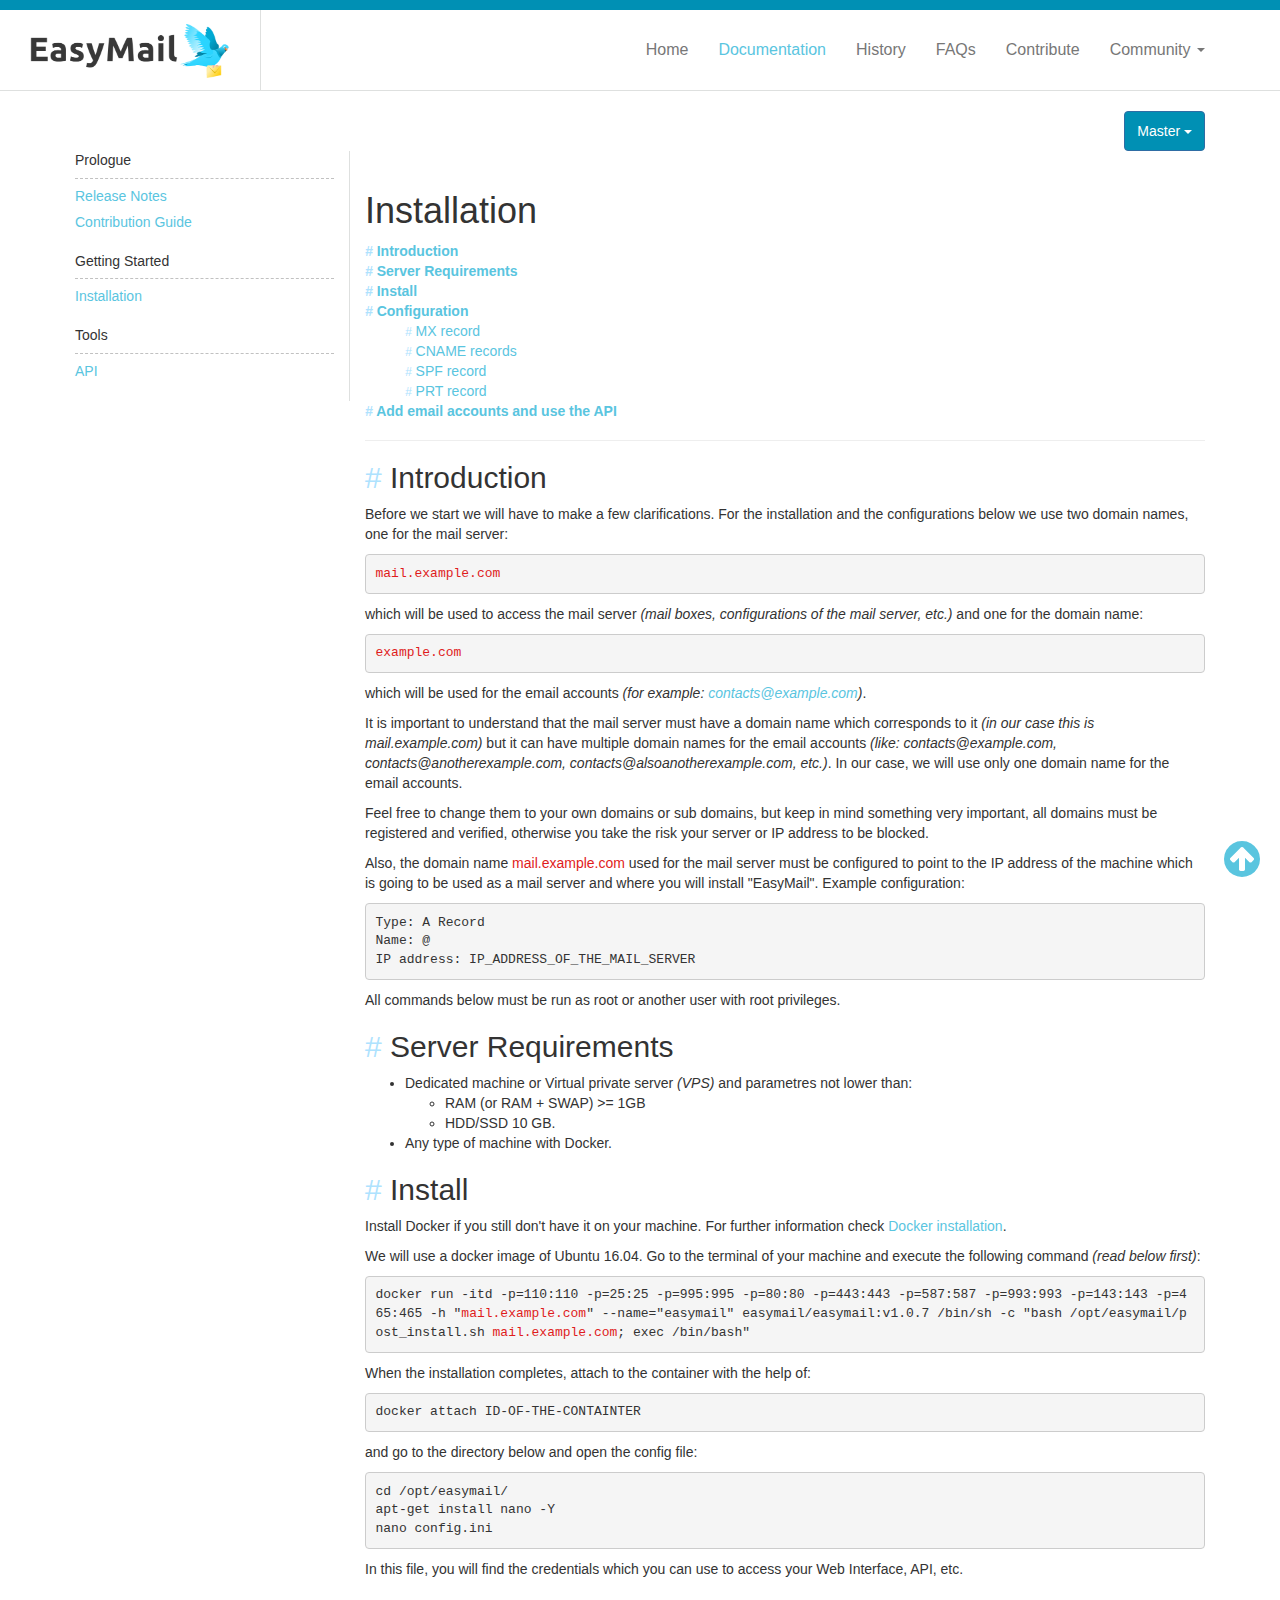
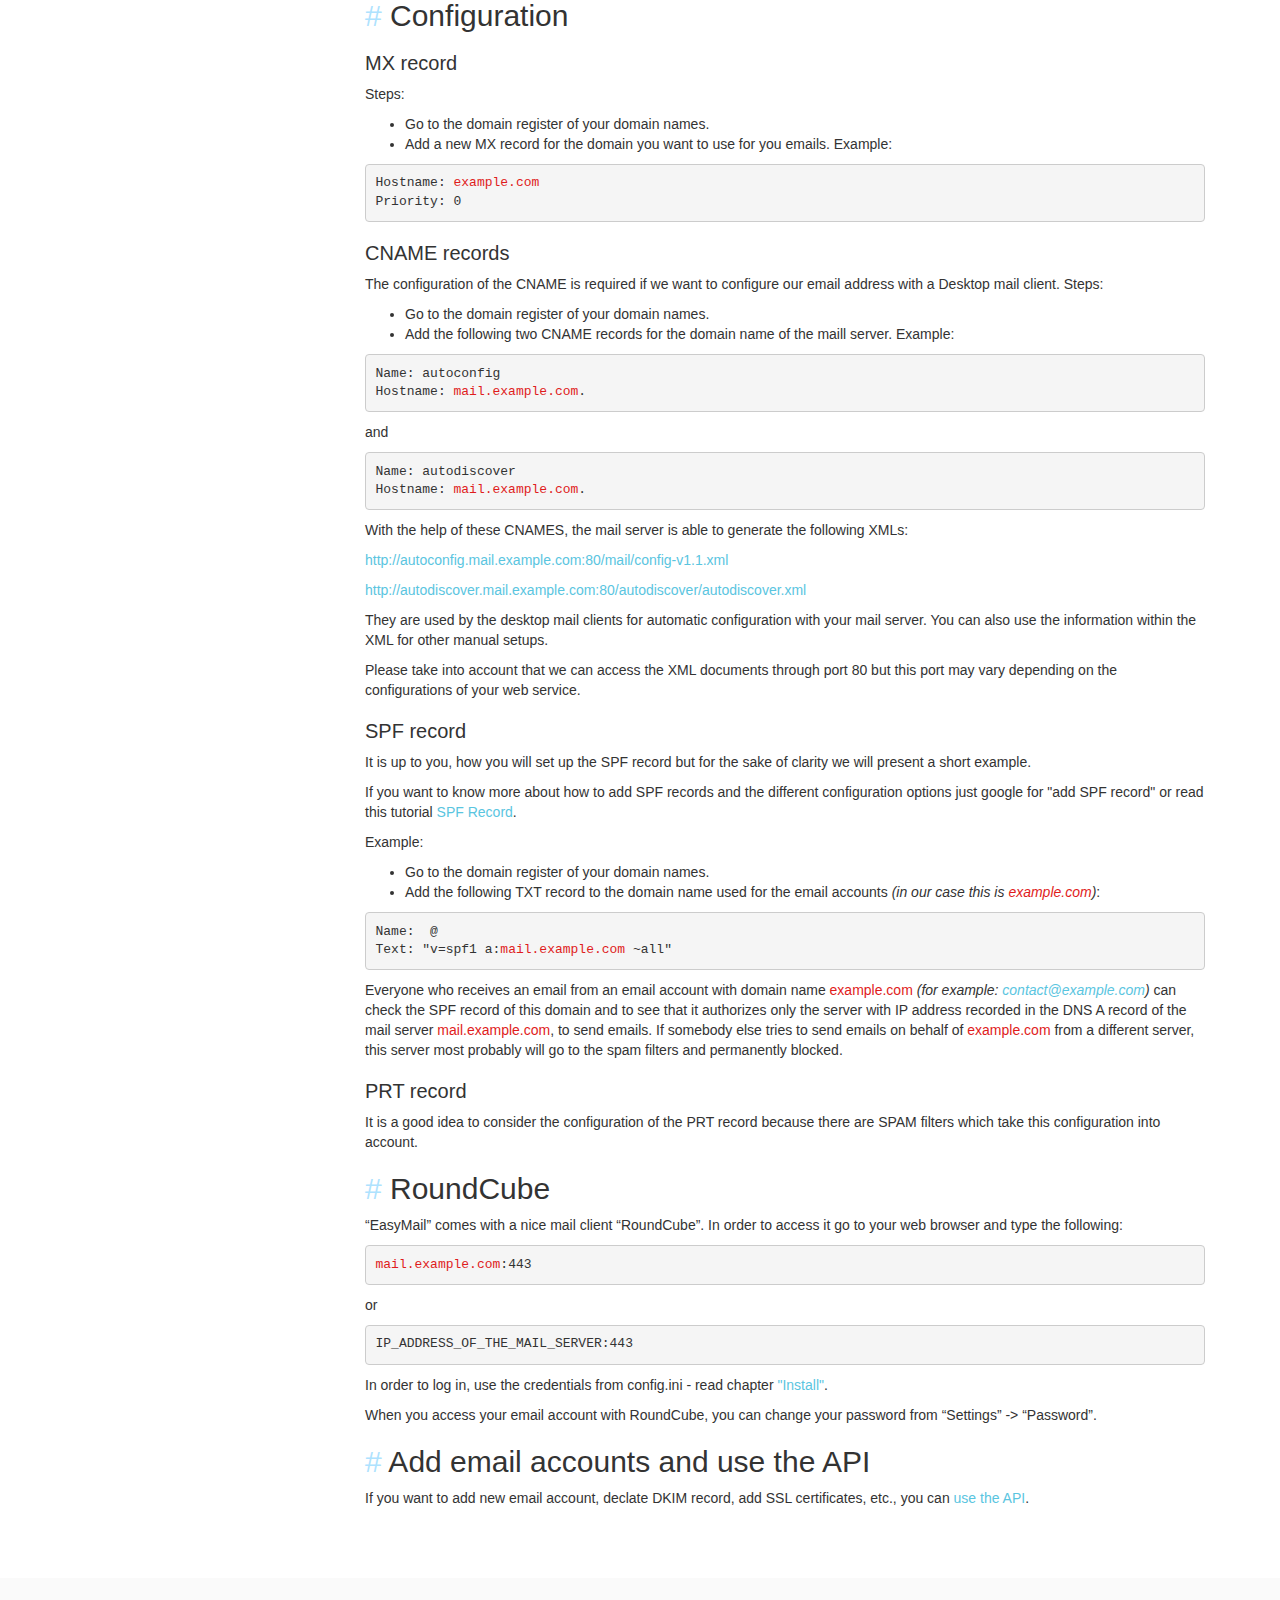
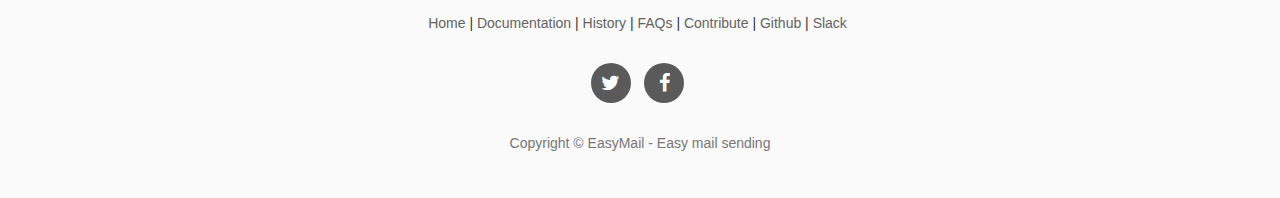
<file: master/installation.html>
<!DOCTYPE html>
<html lang="en">
<head>
    <meta charset="utf-8">
    <meta http-equiv="X-UA-Compatible" content="IE=edge">
    <meta name="viewport" content="width=device-width, initial-scale=1">
    <meta name="description" content="Easy mail sending">
    <meta name="author" content="EasyMail">
    <link rel="icon" href="../resources/favicon.ico">

    <title>Easy mail sending - Installation</title>

    <!-- Bootstrap Core CSS -->
    <link href="../css/bootstrap.min.css" rel="stylesheet">

    <!-- Font awesome -->
    <link href="../css/font-awesome.min.css" rel="stylesheet">

    <!-- IE10 viewport hack for Surface/desktop Windows 8 bug -->
    <link href="../css/ie10-viewport-bug-workaround.css" rel="stylesheet">

    <!-- Custom CSS -->
    <link href="../css/custom.css" rel="stylesheet">

    <!-- HTML5 shim and Respond.js for IE8 support of HTML5 elements and media queries -->
    <!--[if lt IE 9]>
        <script src="https://oss.maxcdn.com/html5shiv/3.7.3/html5shiv.min.js"></script>
        <script src="https://oss.maxcdn.com/respond/1.4.2/respond.min.js"></script>
    <![endif]-->
</head>
<body>
    <!-- Navigation -->
    <nav class="navbar navbar-default navbar-static-top" id="navigation">
        <a href="/" class="brand nav-block">
            <img src="../resources/easymail-logo.png" width="200"/>
        </a>
        <div class="container">
            <div class="navbar-header">
                <button type="button" class="navbar-toggle collapsed" data-toggle="collapse" data-target="#navbar" aria-expanded="false" aria-controls="navbar">
                    <span class="sr-only">Toggle navigation</span>
                    <span class="icon-bar"></span>
                    <span class="icon-bar"></span>
                    <span class="icon-bar"></span>
                </button>
            </div>
            <div id="navbar" class="navbar-collapse collapse">
                <ul class="nav navbar-nav navbar-right">
                    <li><a href="/">Home</a></li>
                    <li class="active"><a href="/master/installation">Documentation</a></li>					
                    <li><a href="/history">History</a></li>
                    <li><a href="/faqs">FAQs</a></li>
					<li><a href="/master/contribution-guide">Contribute</a></li>
					<li class="dropdown">
                        <a href="#" class="dropdown-toggle" data-toggle="dropdown" role="button" aria-haspopup="true" aria-expanded="false">Community <span class="caret"></span></a>
                        <ul class="dropdown-menu">
                            <li><a href="https://github.com/runeasymail/easymail" target="_blank">Github</a></li>
                            <li role="separator" class="divider"></li>                            
                            <li><a href="https://runeasymail.slack.com/" target="_blank">Slack</a></li>  
							<li><a href="https://twitter.com/RunEasyMail" target="_blank">Twitter</a></li>  							
                        </ul>
                    </li>
                </ul>
            </div><!--/.nav-collapse -->
        </div>
    </nav>

    <!-- Page Content -->
    <div class="container">
		<div class="row">
			<!-- Single button -->
			<div class="btn-group switcher">
				<button type="button" class="btn btn-primary dropdown-toggle" data-toggle="dropdown" aria-haspopup="true" aria-expanded="false">
					Master <span class="caret"></span>
				</button>
				<ul class="dropdown-menu">
					<li><a href="/master/installation">Master</a></li>
				</ul>
			</div>
		</div>
        <div class="row">
            <div class="col-md-3" id="sidebar-menu">
                <p class="lead">Prologue</p>
                <div class="list-group">
                    <a href="https://github.com/runeasymail/easymail/releases" target="_blank" class="list-group-item">Release Notes</a>
                    <a href="/master/contribution-guide" class="list-group-item">Contribution Guide</a>
                </div>

                <p class="lead">Getting Started</p>
                <div class="list-group">
                    <a href="/master/installation" class="list-group-item active">Installation</a>					
                </div>
				
				<p class="lead">Tools</p>
                <div class="list-group">
                    <a href="/master/api" class="list-group-item">API</a>					
                </div>
            </div>
            <div class="col-md-9">
                <div class="page-header">
                    <h1>Installation</h1>

                    <ul class="list-unstyled list-content">
                        <li><a href="#introduction"><span class="n-sign">#</span> Introduction</a></li>
						<li><a href="#server-requirements"><span class="n-sign">#</span> Server Requirements</a></li>
						<li><a href="#install"><span class="n-sign">#</span> Install</a></li>
						<li><a href="#configuration"><span class="n-sign">#</span> Configuration</a></li>
                        <li>
							<ol><a href="#mx-record"><span class="n-sign">#</span> MX record</a></ol>
                            <ol><a href="#cname-records"><span class="n-sign">#</span> CNAME records</a></ol>                            
							<ol><a href="#spf-record"><span class="n-sign">#</span> SPF record</a></ol>                                 
							<ol><a href="#prt-record"><span class="n-sign">#</span> PRT record</a></ol>                                 
                        </li>
						<li><a href="#add-email-accounts"><span class="n-sign">#</span> Add email accounts and use the API</a></li>
                    </ul>
                </div>
				
				<h2 id="introduction"><span class="n-sign">#</span> Introduction</h2>

				<p>Before we start we will have to make a few clarifications. 
				For the installation and the configurations below we use two domain names, one for the mail server:</p>
				
				<figure><pre><code><span class="red">mail.example.com</span></code></pre></figure>
				
				<p>which will be used to access the mail server <i>(mail boxes, configurations of the mail server, etc.)</i> 
				and one for the domain name:</p>
				
				<figure><pre><code><span class="red">example.com</span></code></pre></figure>
				
				<p>which will be used for the email accounts <i>(for example: <a href="mailto:contacts@example.com">contacts@example.com</a>)</i>. 
				
				<p>It is important to understand that the mail server must have a domain name which corresponds to it <i>(in our case this is mail.example.com)</i> but
				it can have multiple domain names for the email accounts <i>(like: contacts@example.com, contacts@anotherexample.com, contacts@alsoanotherexample.com, etc.)</i>.
				In our case, we will use only one domain name for the email accounts.</p>
				
				<p>Feel free to change them to your own domains or sub domains, but keep in mind something very important, all domains must be 
				registered and verified, otherwise you take the risk your server or IP address to be blocked.</p>
				
				<p>Also, the domain name <span class="red">mail.example.com</span> used for the mail server must be configured to point to the IP address
				of the machine which is going to be used as a mail server and where you will install "EasyMail". Example configuration:</p>
				
				<figure><pre><code>Type: A Record
Name: @
IP address: IP_ADDRESS_OF_THE_MAIL_SERVER</code></pre></figure>
				
				<p>All commands below must be run as root or another user with root privileges.</p>
				
				
				<h2 id="server-requirements"><span class="n-sign">#</span> Server Requirements</h2>
				<ul>
					<li>Dedicated machine or Virtual private server <i>(VPS)</i> and parametres not lower than:
						<ul>
							<li>RAM (or RAM + SWAP) >= 1GB</li>
							<li>HDD/SSD 10 GB.</li>
						</ul>
					</li>
					<li>Any type of machine with Docker.</li>
				</ul>
				
				<h2 id="install"><span class="n-sign">#</span> Install</h2>				
				<p>Install Docker if you still don't have it on your machine. For further information check <a target="_blank" rel="nofollow" href="https://docs.docker.com/engine/installation/">Docker installation</a>.</p>
				<p>We will use a docker image of Ubuntu 16.04. Go to the terminal of your machine and execute the following command <i>(read below first)</i>:</p>
				<figure><pre><code>docker run -itd -p=110:110 -p=25:25 -p=995:995 -p=80:80 -p=443:443 -p=587:587 -p=993:993 -p=143:143 -p=465:465 -h "<span class="red">mail.example.com</span>" --name="easymail" easymail/easymail:v1.0.7 /bin/sh -c "bash /opt/easymail/post_install.sh <span class="red">mail.example.com</span>; exec /bin/bash" </code></pre></figure>
				
				<p>When the installation completes, attach to the container with the help of:</p>
				<figure><pre><code>docker attach ID-OF-THE-CONTAINTER</code></pre></figure>
				<p>and go to the directory below and open the config file:</p>
				<figure><pre><code>cd /opt/easymail/
apt-get install nano -Y				
nano config.ini</code></pre></figure>
				<p>In this file, you will find the credentials which you can use to access your Web Interface, API, etc.</p>
				
				<h2 id="configuration"><span class="n-sign">#</span> Configuration</h2>	
				
				<h3 id="mx-record">MX record</h3>
				<p>Steps:</p>
				<ul>
					<li>Go to the domain register of your domain names.</li>
					<li>Add a new MX record for the domain you want to use for you emails. Example:</li>
				</ul>
				<figure><pre><code>Hostname: <span class="red">example.com</span>
Priority: 0</code></pre></figure>

				<h3 id="cname-records">CNAME records</h3>
				<p>The configuration of the CNAME is required if we want to configure our email address with a Desktop mail client. Steps:</p>
				<ul>
					<li>Go to the domain register of your domain names.</li>
					<li>Add the following two CNAME records for the domain name of the maill server. Example:</li>
				</ul>
				<figure><pre><code>Name: autoconfig 
Hostname: <span class="red">mail.example.com</span>.</code></pre></figure>
				<p>and</p>
				<figure><pre><code>Name: autodiscover
Hostname: <span class="red">mail.example.com</span>.</code></pre></figure>
				<p>With the help of these CNAMES, the mail server is able to generate the following XMLs:</p>
				<p><a href="http://autoconfig.mail.example.com:80/mail/config-v1.1.xml" target="_blank" rel="nofollow">http://autoconfig.mail.example.com:80/mail/config-v1.1.xml</a></p>
				<p><a href="http://autodiscover.mail.example.com:80/autodiscover/autodiscover.xml" target="_blank" rel="nofollow">http://autodiscover.mail.example.com:80/autodiscover/autodiscover.xml</a></p>
				<p>They are used by the desktop mail clients for automatic configuration with your mail server. 
				You can also use the information within the XML for other manual setups.</p>
				<p>Please take into account that we can access the XML documents through port 80 but this port 
				may vary depending on the configurations of your web service.</p>
				
				<h3 id="spf-record">SPF record</h3>
				<p>It is up to you, how you will set up the SPF record but for the sake of clarity we will present a short example.</p>
				<p>If you want to know more about how to add SPF records and the different configuration options 
				just google for "add SPF record" or read this tutorial <a href="https://www.digitalocean.com/community/tutorials/how-to-use-an-spf-record-to-prevent-spoofing-improve-e-mail-reliability" target="_blank" rel="nofollow">SPF Record</a>.</p>
				<p>Example:</p>
				<ul>
					<li>Go to the domain register of your domain names.</li>
					<li>Add the following TXT record to the domain name used for the email accounts <i>(in our case this is <span class="red">example.com</span>)</i>:</li>
				</ul>
				<figure><pre><code>Name:  @
Text: "v=spf1 a:<span class="red">mail.example.com</span> ~all"</code></pre></figure>
				<p>Everyone who receives an email from an email account with domain name <span class="red">example.com</span> <i>(for example: <a href="mailto:contact@example.com">contact@example.com</a>)</i> 
				can check the SPF record of this domain and to see that it authorizes only the server with IP address recorded in 
				the DNS A record of the mail server <span class="red">mail.example.com</span>, to send emails. If somebody else tries to send emails on behalf 
				of <span class="red">example.com</span> from a different server, this server most probably will go to the spam filters and permanently blocked.</p>
				
				<h3 id="prt-record">PRT record</h3>
				<p>It is a good idea to consider the configuration of the PRT record because there are SPAM filters which take this configuration into account.</p>
				
				
							
				<h2 id="roundcube"><span class="n-sign">#</span> RoundCube</h2>
				<p>“EasyMail” comes with a nice mail client “RoundCube”. In order to access it go to your web browser and type the following:</p>
				<figure><pre><code><span class="red">mail.example.com</span>:443</code></pre></figure>
				<p>or</p>
				<figure><pre><code>IP_ADDRESS_OF_THE_MAIL_SERVER:443</code></pre></figure>
				<p>In order to log in, use the credentials from config.ini - read chapter <a href="#install">"Install"</a>.</p>
				<p>When you access your email account with RoundCube, you can change your password from “Settings” -> “Password”.</p>
				
				<h2 id="add-email-accounts"><span class="n-sign">#</span> Add email accounts and use the API</h2>
				<p>If you want to add new email account, declate DKIM record, add SSL certificates, etc., you can <a href="/master/api">use the API</a>.</p>
	

				<br /><br /><br />
            </div>
        </div>
    </div>
    <!-- /.container -->

    <!-- Footer -->
	<div id="ask-question" class="ask-question">If you have any issues and questions during the Installation, we would like to hear them and to help.<br /><br />
		<a href="https://runeasymail.slack.com/" target="_blank" rel="nofollow">Slack</a>
	</div>
	<a href="#navigation" class="go-to-top"><i class="fa fa-arrow-circle-up fa-3x"></i></a>
    <footer class="footer">
        <div class="container">
            <ul class="list-inline navigation">
                <li>
					<a href="/">Home</a>
					| <a href="/master/installation">Documentation</a>
					| <a href="/history">History</a>
					| <a href="/faqs">FAQs</a>				
					| <a href="/master/contribution-guide">Contribute</a>					
					| <a href="https://github.com/runeasymail/easymail" target="_blank">Github</a>	
					| <a href="https://runeasymail.slack.com/" target="_blank">Slack</a>
                </li>
            </ul>
            <br />
            <ul class="list-inline social-buttons">
                <li>
                    <a target="_blank" href="https://twitter.com/RunEasyMail"><i class="fa fa-twitter"></i></a>
                </li>
                <li>
                    <a target="_blank" href="https://www.facebook.com/RunEasyMail/"><i class="fa fa-facebook"></i></a>
                </li>
            </ul>
            <br />
            <p class="text-muted">Copyright &copy; EasyMail - Easy mail sending</p>
        </div>
    </footer>
    <!-- /.container -->



    <!-- Bootstrap core JavaScript
    ================================================== -->
    <script src="../js/jquery.min.js"></script>
    <script src="../js/bootstrap.min.js"></script>

    <!-- IE10 viewport hack for Surface/desktop Windows 8 bug -->
    <script src="../js/ie10-viewport-bug-workaround.js"></script>
	
	<!-- Cusatom js -->
	<script>
		$(document).ready(function() {		
			var headerTop = $('#navigation').offset().top;		
			var headerBottom = headerTop + 100; // Sub-menu should appear after this distance from top.
			$(window).scroll(function () {
				var scrollTop = $(window).scrollTop(); // Current vertical scroll position from the top				
				if (scrollTop > headerBottom) { // Check to see if we have scrolled more than headerBottom
					if (($("#ask-question").is(":visible") === false)) {
						$('#ask-question').fadeIn('slow');
					}
				} else {
					if ($("#ask-question").is(":visible")) {
						$('#ask-question').fadeOut('slow');
					}
				}
			});
		});
	</script>
	
	<!-- GA -->
	<script>
	  (function(i,s,o,g,r,a,m){i['GoogleAnalyticsObject']=r;i[r]=i[r]||function(){
	  (i[r].q=i[r].q||[]).push(arguments)},i[r].l=1*new Date();a=s.createElement(o),
	  m=s.getElementsByTagName(o)[0];a.async=1;a.src=g;m.parentNode.insertBefore(a,m)
	  })(window,document,'script','https://www.google-analytics.com/analytics.js','ga');

	  ga('create', 'UA-86498991-1', 'auto');
	  ga('send', 'pageview');

	</script>
</body>

</html>
</file>
<file: css/custom.css>
/*
 * EasyMail theme
 */
body {
    /*padding-top: 110px; /* Required padding for .navbar-fixed-top. Remove if using .navbar-static-top. Change if height of navigation changes. */
	font-family: 'Open Sans', sans-serif !important;
}

a {
    color: #5ac5df;
}

a:hover {
    color: #0090b4;
    text-decoration: none;
}

.h3, h3 {
    font-size: 20px;
}

/* Navigation bar */
nav.navbar {
    border-top: 10px solid #0090b4;
	border-bottom: 1px solid #dee0df;
	min-height: 80px;
    background: #fff;
}

	nav.navbar a.brand {
		border-right: 1px solid #dee0df;
		float: left;
		line-height: 80px;
		padding: 0 30px;
	}

	nav.navbar .navbar-nav {
		margin: 14.5px -15px;
		font-size: 16px;
	}

		nav.navbar .navbar-nav > .active > a, nav.navbar .navbar-nav > .active > a:focus, nav.navbar .navbar-nav > .active > a:hover, nav.navbar .navbar-nav > li > a:hover, 
		nav.navbar .navbar-nav > .open > a, nav.navbar .navbar-nav > .open > a:focus, nav.navbar .navbar-nav > .open > a:hover, nav.navbar .navbar-nav > li > a:hover {
			background-color: #fff;
			color: #5ac5df;
		}
		
.navbar-default .navbar-toggle {
    background-color: #0090b4;
	border-color: #0095bb;
}
	
	.navbar-default .navbar-toggle:hover {
		background-color: #fff;
	}

		.navbar-default .navbar-toggle .icon-bar {
			background-color: #fff;
		}
	
		.navbar-default .navbar-toggle:hover .icon-bar {
			background-color: #0090b4;
		}

/* Switcher nav */
.switcher {
	padding: 0 15px;
	position: relative;
	float: right;		
}

	.switcher button {
		background-color: #0090b4;
		color: #fff;
		height: 40px;
	}	

	.switcher button:hover, .switcher button.open{
		background-color: #0f7f9b;
		color: #fff;
	}
	
	.switcher .dropdown-menu {
		border-radius: 3px;
		min-width: 75px;			
		left: auto;
		padding: 0;
		box-shadow: 0 1px 6px rgba(0,0,0,.1);
	}
		
			.switcher .dropdown-menu>li {
				border-bottom: 1px solid #f0f2f1;
			}

				.switcher .dropdown-menu>li>a {
					color: #777;
					padding: 10px 20px;
					text-align: center;
				}
				
	.btn-primary.active, .btn-primary.active.focus, .btn-primary.active:focus, .btn-primary.active:hover, 
	.btn-primary:active, .btn-primary:active.focus, .btn-primary:active:focus, .btn-primary:active:hover, 
	.open>.dropdown-toggle.btn-primary, .open>.dropdown-toggle.btn-primary.focus, .open>.dropdown-toggle.btn-primary:focus, .open>.dropdown-toggle.btn-primary:hover {
		background-color: #0f7f9b;
		color: #fff;
		border-color: #116b82;
	}
		
	.btn-group.open .dropdown-toggle {
		-webkit-box-shadow: none;
		box-shadow: none;
	}	
				
/* Sidebar menu */
#sidebar-menu {
    border-right: 1px solid #dee0df;
}

	#sidebar-menu .lead {
		font-size: 14px;
		margin-bottom: 0;
		border-bottom: 1px dashed #c1c1c1;
		padding-bottom: 7px;
		font-weight: 400;
	}

	#sidebar-menu a.list-group-item {
		border: 0;
		color: #5ac5df;
		background: #fff;
		padding: 7px 0px 0px 0px;
	}

		#sidebar-menu a.list-group-item:hover {
			color: #0090b4;
		}

/* Page */
.container {
    padding: 0 20px;
}

.starter-template {
  padding: 40px 15px;
  text-align: center;
}

ul.list-content  li{
	font-weight: bold;
}

	ul.list-content  li span.n-sign{
		font-style: italic;
		color: #aee2fe;
		font-weight: 700;
	}

	ul.list-content  li ol {
		font-weight: normal;
	}

		ul.list-content  li ol span.n-sign{
			font-size: 12px;
			font-weight: normal;
		}

h2 span.n-sign {
	color: #aee2fe;
    font-weight: lighter;
}

.go-to-top {
	position: fixed;
    bottom: 20px;
    right: 20px;
}

.ask-question {
    position: fixed;
    top: 0;
    right: 0;
    background-color: #4fcfef;
    border-radius: 2px;
    padding: 10px;
    width: 100%;
    color: #fff;
    font-size: 12px;
	z-index: 1000;
	opacity: 0.9;
	display: none;
}
	.ask-question a {
		color: #157d97;
	}
	
	.ask-question a:hover {
		color: #0d404d;
	}
	
@media (max-width: 800px) {
	.big-logo {
		width: 300px;
	}
}

.lead-left {
	text-align: left;
}

ul.no-style {
	list-style: none;
}

ul.aligned-left {
	text-align: left;
}
	
.red {
	color: #df1c1c;
}

.logos {
	text-align: center;
	margin-top: 45px;
}

	.logos img:not(:last-child) {
		margin-right: 40px;
	}

	/* Callout */
.callout.rule {
    border-bottom: 1px solid #dee0df;
    color: #5ac5df;
    text-align: center;
    font-size: 13px;
    margin: 60px 0;
	font-weight: 700;
	letter-spacing: 2px;
    text-transform: uppercase;
}

.callout.rule, .callout.rule .text  {
    position: relative;
}

	.callout.rule .text {
		top: 9px;
		background: #fff;
		padding: 0 20px;
	}

	/* Packages */
.packages {
    margin: 0 -15px 30px;
    display: -webkit-box;
    display: flex;
}

	.packages .package {
		margin-bottom: 30px;
		display: -webkit-box;
		display: flex;
	}

		.packages .package .icon {
			margin: 5px 10px 0 0;
		}

		.packages .package .content {
			-webkit-box-flex: 1;
			flex: 1;
			padding-right: 15px;
		}

		.packages .package .package-title {
			color: #444;
			display: inline-block;
			font-size: 21px;
			margin-bottom: 5px;
		}

		.packages .package p {
			color: #6d7986;
			font-size: 15px;
			line-height: 1.6;
			margin: 0;
		}

	.packages .third:not(:last-child) {
		border-right: 2px solid #f0f1f3;
	}

.third {
    min-height: 1px;
    margin-right: 15px;
    margin-left: 15px;
    flex-basis: 33.333333%;
	position: relative;
}

@media (max-width: 800px) {
	.packages {
		flex-wrap: wrap;
	}
}

@media (max-width: 800px) {
	.packages .third {
		border: none!important;
	}
}

@media (max-width: 800px) {
	.third {
		flex-basis: 100%;
	}
}

@media (max-width: 800px) {
	.packages .package {
		border-bottom: 1px solid #f0f1f3;
		padding-bottom: 15px;
	}
}

/* Footer */
footer {
    background: #fafafa;
    padding: 35px 20px;
    text-align: center;
}

ul.navigation a {
    color: #636363;
}

	ul.navigation a:hover {
		color: #5ac5df;
		text-decoration: none;
	}

ul.social-buttons li a {
    display: block;
    background-color: #5a5a5a;
    height: 40px;
    width: 40px;
    border-radius: 100%;
    font-size: 20px;
    line-height: 40px;
    color: white;
    outline: none;
    -webkit-transition: all 0.3s;
    -moz-transition: all 0.3s;
    transition: all 0.3s;
}

	ul.social-buttons li a:hover {
		background-color: #848484;
	}
</file>
<file: css/ie10-viewport-bug-workaround.css>
/*!
 * IE10 viewport hack for Surface/desktop Windows 8 bug
 * Copyright 2014-2015 Twitter, Inc.
 * Licensed under MIT (https://github.com/twbs/bootstrap/blob/master/LICENSE)
 */

/*
 * See the Getting Started docs for more information:
 * http://getbootstrap.com/getting-started/#support-ie10-width
 */
@-ms-viewport     { width: device-width; }
@-o-viewport      { width: device-width; }
@viewport         { width: device-width; }
</file>
